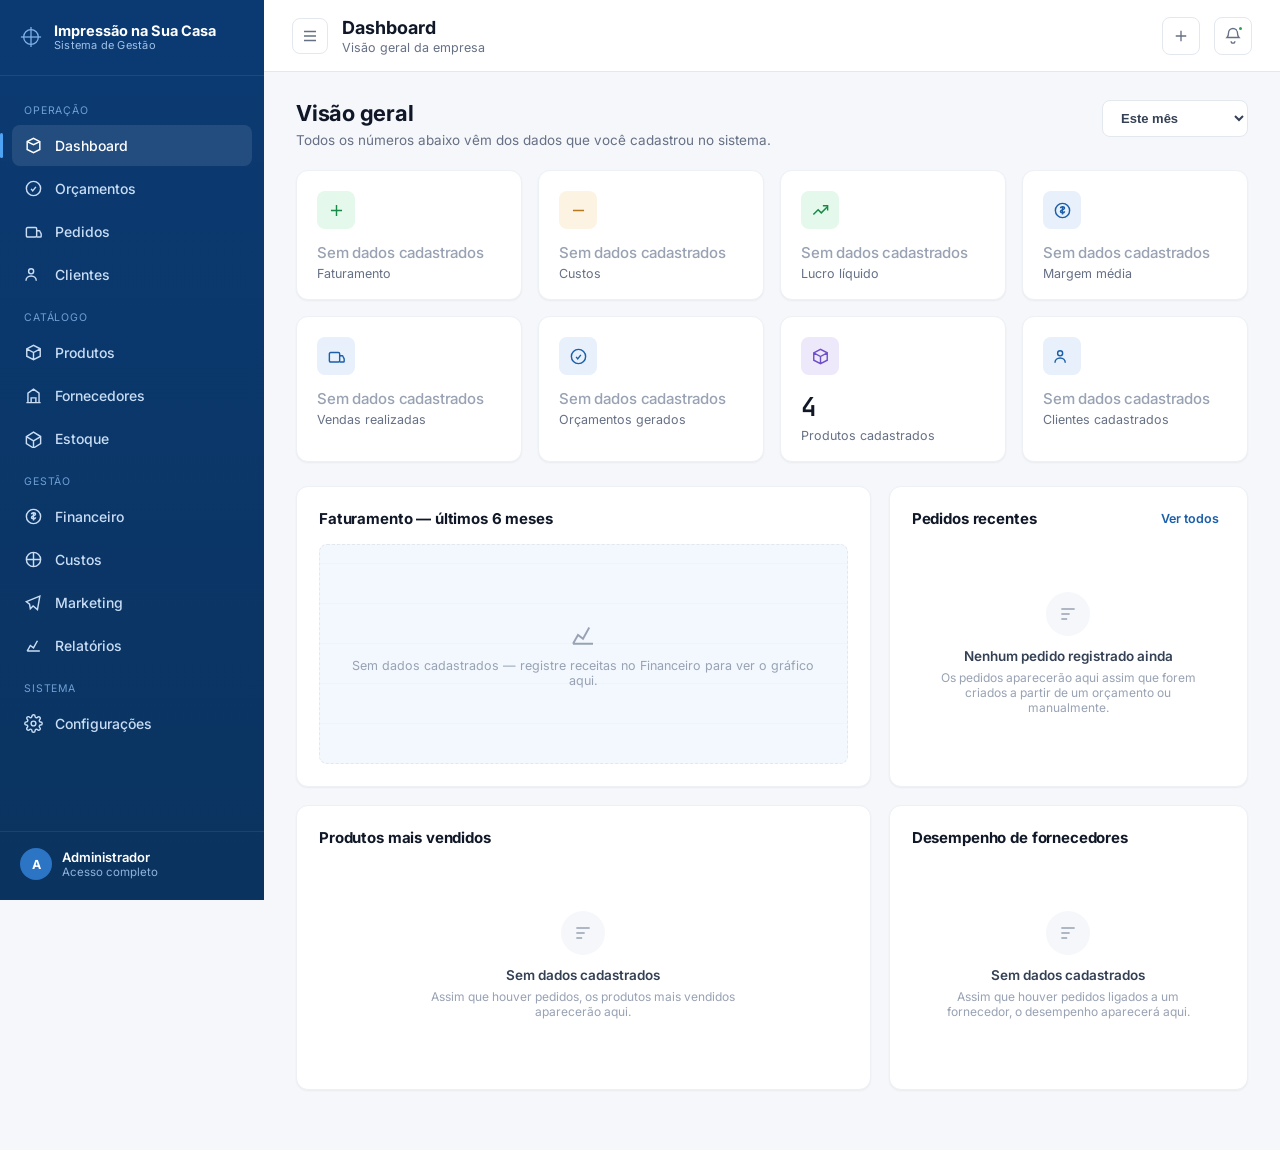
<file: index.html>
<!DOCTYPE html>
<html lang="pt-BR">
<head>
<meta charset="UTF-8">
<meta name="viewport" content="width=device-width, initial-scale=1.0">
<title>Impressão na Sua Casa — Sistema de Gestão</title>
<link rel="stylesheet" href="styles.css">
</head>
<body>

  <div id="sidebar-container"></div>

  <div class="app-shell">
    <div id="topbar-container"></div>

    <main class="content">

      <!-- ===================== DASHBOARD ===================== -->
      <section id="page-dashboard" class="page-section">
        <div class="page-header">
          <div class="page-header__text">
            <h1>Visão geral</h1>
            <p>Todos os números abaixo vêm dos dados que você cadastrou no sistema.</p>
          </div>
          <div class="page-header__actions">
            <select class="field" id="dashPeriodo" style="border:1px solid var(--color-border); border-radius:var(--radius-sm); padding:9px 14px; font-size:13px; background:var(--color-white); color:var(--color-text-700); font-weight:600;">
              <option value="mes">Este mês</option>
              <option value="30d">Últimos 30 dias</option>
              <option value="tudo">Desde o início</option>
            </select>
          </div>
        </div>

        <div class="kpi-grid" id="dashKpis"></div>

        <div class="dash-grid">
          <div class="card panel">
            <div class="panel__header">
              <h3>Faturamento — últimos 6 meses</h3>
            </div>
            <div id="dashFaturamentoChart"></div>
          </div>

          <div class="card panel">
            <div class="panel__header">
              <h3>Pedidos recentes</h3>
              <button class="link" data-nav="pedidos">Ver todos</button>
            </div>
            <div id="dashPedidosRecentes"></div>
          </div>
        </div>

        <div class="dash-grid" style="margin-top:18px;">
          <div class="card panel">
            <div class="panel__header"><h3>Produtos mais vendidos</h3></div>
            <div id="dashTopProdutos"></div>
          </div>
          <div class="card panel">
            <div class="panel__header"><h3>Desempenho de fornecedores</h3></div>
            <div id="dashFornecedores"></div>
          </div>
        </div>

        <div id="dashEstoqueAlerta"></div>
      </section>

      <!-- ===================== PRODUTOS ===================== -->
      <section id="page-produtos" class="page-section" style="display:none;">
        <div class="page-header">
          <div class="page-header__text">
            <h1>Produtos</h1>
            <p>Catálogo, materiais, fornecedores e análise de margem.</p>
          </div>
          <div class="page-header__actions">
            <button class="btn btn-primary" id="btnNovoProduto" type="button">
              <svg viewBox="0 0 24 24"><path d="M12 5v14M5 12h14"/></svg>
              Novo produto
            </button>
          </div>
        </div>

        <div class="toolbar">
          <div class="search-field">
            <svg viewBox="0 0 24 24"><circle cx="11" cy="11" r="7"/><path d="m20 20-3.2-3.2"/></svg>
            <input type="text" id="produtoSearch" placeholder="Pesquisar por produto ou material...">
          </div>
        </div>

        <div id="produtosLista" class="stack"></div>
      </section>

      <!-- ===================== FORNECEDORES ===================== -->
      <section id="page-fornecedores" class="page-section" style="display:none;">
        <div class="page-header">
          <div class="page-header__text">
            <h1>Fornecedores</h1>
            <p>Controle os fornecedores e parceiros de terceirização.</p>
          </div>
          <div class="page-header__actions">
            <button class="btn btn-primary" id="btnNovoFornecedor" type="button">
              <svg viewBox="0 0 24 24"><path d="M12 5v14M5 12h14"/></svg>
              Novo fornecedor
            </button>
          </div>
        </div>

        <div class="toolbar">
          <div class="search-field">
            <svg viewBox="0 0 24 24"><circle cx="11" cy="11" r="7"/><path d="m20 20-3.2-3.2"/></svg>
            <input type="text" id="fornecedorSearch" placeholder="Pesquisar por nome, CNPJ ou categoria...">
          </div>
        </div>

        <div class="grid-2" id="fornecedoresGrid"></div>
      </section>

      <!-- ===================== CLIENTES ===================== -->
      <section id="page-clientes" class="page-section" style="display:none;">
        <div class="page-header">
          <div class="page-header__text">
            <h1>Clientes</h1>
            <p>Base de clientes, histórico de compras e orçamentos.</p>
          </div>
          <div class="page-header__actions">
            <button class="btn btn-primary" id="btnNovoCliente" type="button">
              <svg viewBox="0 0 24 24"><path d="M12 5v14M5 12h14"/></svg>
              Novo cliente
            </button>
          </div>
        </div>

        <div class="toolbar">
          <div class="search-field">
            <svg viewBox="0 0 24 24"><circle cx="11" cy="11" r="7"/><path d="m20 20-3.2-3.2"/></svg>
            <input type="text" id="clienteSearch" placeholder="Pesquisar clientes por nome ou telefone...">
          </div>
        </div>

        <div id="clientesTabela"></div>
      </section>

      <!-- ===================== PEDIDOS ===================== -->
      <section id="page-pedidos" class="page-section" style="display:none;">
        <div class="page-header">
          <div class="page-header__text">
            <h1>Pedidos</h1>
            <p>Acompanhe o andamento de todos os pedidos da gráfica.</p>
          </div>
          <div class="page-header__actions">
            <button class="btn btn-primary" id="btnNovoPedido" type="button">
              <svg viewBox="0 0 24 24"><path d="M12 5v14M5 12h14"/></svg>
              Novo pedido
            </button>
          </div>
        </div>

        <div class="toolbar" style="flex-wrap:wrap; gap:8px;">
          <div class="toolbar__filters" id="pedidoFiltros" style="flex-wrap:wrap;">
            <span class="chip chip--active" data-status="todos">Todos</span>
            <span class="chip" data-status="orcamento_criado">Orçamento criado</span>
            <span class="chip" data-status="aguardando_aprovacao">Aguardando aprovação</span>
            <span class="chip" data-status="pedido_confirmado">Confirmado</span>
            <span class="chip" data-status="em_producao">Em produção</span>
            <span class="chip" data-status="producao_finalizada">Produção finalizada</span>
            <span class="chip" data-status="saiu_para_entrega">Saiu p/ entrega</span>
            <span class="chip" data-status="entregue">Entregue</span>
            <span class="chip" data-status="cancelado">Cancelado</span>
          </div>
        </div>

        <div id="pedidosLista"></div>
      </section>

      <!-- ===================== FINANCEIRO ===================== -->
      <section id="page-financeiro" class="page-section" style="display:none;">
        <div class="page-header">
          <div class="page-header__text">
            <h1>Financeiro</h1>
            <p>Receitas, despesas e fluxo de caixa da empresa.</p>
          </div>
          <div class="page-header__actions">
            <button class="btn btn-secondary" id="btnNovaDespesa" type="button">
              <svg viewBox="0 0 24 24"><path d="M5 12h14"/></svg>
              Nova despesa
            </button>
            <button class="btn btn-primary" id="btnNovaReceita" type="button">
              <svg viewBox="0 0 24 24"><path d="M12 5v14M5 12h14"/></svg>
              Nova receita
            </button>
          </div>
        </div>

        <div class="kpi-grid" id="finKpis"></div>

        <div class="dash-grid">
          <div class="card panel">
            <div class="panel__header"><h3>Fluxo de caixa mensal</h3></div>
            <div id="finFluxoChart"></div>
          </div>
          <div class="card panel">
            <div class="panel__header"><h3>Despesas por categoria</h3></div>
            <div id="finDespesasDonut"></div>
          </div>
        </div>

        <div class="card panel" style="margin-top:18px;">
          <div class="panel__header">
            <h3>Lançamentos</h3>
            <div class="toolbar__filters" id="finFiltros">
              <span class="chip chip--active" data-tipo="todos">Todos</span>
              <span class="chip" data-tipo="receita">Receitas</span>
              <span class="chip" data-tipo="despesa">Despesas</span>
            </div>
          </div>
          <div id="financeiroTabela"></div>
        </div>
      </section>

      <!-- ===================== CUSTOS ===================== -->
      <section id="page-custos" class="page-section" style="display:none;">
        <div class="page-header">
          <div class="page-header__text">
            <h1>Custos</h1>
            <p>Camada administrativa de custos reais da operação — não altera a guia Produtos, apenas se conecta a ela.</p>
          </div>
        </div>

        <div class="tab-row" id="custosTabRow">
          <button class="tab-btn active" data-custos-tab="fornecedores" type="button">Custos de Fornecedores</button>
          <button class="tab-btn" data-custos-tab="logistica" type="button">Custos de Logística</button>
          <button class="tab-btn" data-custos-tab="marketing" type="button">Marketing</button>
        </div>

        <!-- Sub-aba: Custos de Fornecedores -->
        <div id="custosTabFornecedores">
          <div class="toolbar">
            <p class="text-muted" style="max-width:520px;">Registre o valor efetivamente pago ao fornecedor por produto/material, com histórico de alteração de preço.</p>
            <button class="btn btn-primary" id="btnNovoCustoFornecedor" type="button">
              <svg viewBox="0 0 24 24"><path d="M12 5v14M5 12h14"/></svg>
              Novo registro de custo
            </button>
          </div>
          <div id="custosFornecedoresTabela"></div>
        </div>

        <!-- Sub-aba: Custos de Logística -->
        <div id="custosTabLogistica" style="display:none;">
          <div class="grid-2">
            <div class="card card-pad">
              <div style="display:flex; justify-content:space-between; align-items:center;">
                <h4 style="font-size:14px;">Custo médio por KM</h4>
                <button class="btn btn-secondary btn-sm" id="btnEditarCustoKm" type="button">Editar</button>
              </div>
              <div class="mono" id="custoKmValor" style="font-size:24px; font-weight:700; margin-top:10px; color:var(--color-text-900);"></div>
              <div class="text-muted" style="margin-top:4px;">Usado para calcular o custo de deslocamento até cada fornecedor.</div>
            </div>
            <div class="card card-pad">
              <h4 style="font-size:14px;">Como funciona</h4>
              <p class="text-muted" style="margin-top:8px; line-height:1.6;">Distância até o fornecedor × custo por KM = custo logístico. Esse valor aparece automaticamente na análise interna do Orçamento PDV, somado ao custo do fornecedor.</p>
            </div>
          </div>

          <div class="toolbar" style="margin-top:18px;">
            <h3 style="font-size:15px;">Rotas de deslocamento cadastradas</h3>
            <button class="btn btn-primary" id="btnNovaRotaLogistica" type="button">
              <svg viewBox="0 0 24 24"><path d="M12 5v14M5 12h14"/></svg>
              Nova rota
            </button>
          </div>
          <div id="custosLogisticaTabela"></div>
        </div>

        <!-- Sub-aba: Marketing (reflete os dados da guia Marketing — sem cadastro duplicado) -->
        <div id="custosTabMarketing" style="display:none;">
          <p class="text-muted" style="max-width:560px; margin-bottom:14px;">Consolidado do que já foi lançado na guia <strong>Marketing</strong> — investimento em campanhas e custos de divulgação. O cadastro é feito lá; aqui é só a leitura integrada.</p>
          <div class="kpi-grid" id="custosMktKpis"></div>
          <div class="card panel" style="margin-top:18px;">
            <div class="panel__header"><h3>Investimento por plataforma</h3></div>
            <div id="custosMktPlataformasTabela"></div>
          </div>
          <div class="card panel" style="margin-top:18px;">
            <div class="panel__header">
              <h3>Custos de marketing (designer, artes, ferramentas...)</h3>
              <button class="link-btn" id="btnIrParaMarketing" type="button">Gerenciar em Marketing →</button>
            </div>
            <div id="custosMktCustosTabela"></div>
          </div>
        </div>
      </section>

      <!-- ===================== ESTOQUE (mantido) ===================== -->
      <section id="page-estoque" class="page-section" style="display:none;">
        <div class="page-header">
          <div class="page-header__text">
            <h1>Estoque</h1>
            <p>Controle de materiais e produtos prontos que ficam fisicamente com você (mesmo trabalhando com terceirização).</p>
          </div>
          <div class="page-header__actions">
            <button class="btn btn-primary" id="btnNovoEstoque" type="button">
              <svg viewBox="0 0 24 24"><path d="M12 5v14M5 12h14"/></svg>
              Novo item de estoque
            </button>
          </div>
        </div>

        <div id="estoqueAlertaTop"></div>

        <div class="toolbar">
          <div class="search-field">
            <svg viewBox="0 0 24 24"><circle cx="11" cy="11" r="7"/><path d="m20 20-3.2-3.2"/></svg>
            <input type="text" id="estoqueSearch" placeholder="Pesquisar item de estoque...">
          </div>
        </div>

        <div id="estoqueTabela"></div>
      </section>

      <!-- ===================== MARKETING ===================== -->
      <section id="page-marketing" class="page-section" style="display:none;">
        <div class="page-header">
          <div class="page-header__text">
            <h1>Marketing</h1>
            <p>Fechamento diário das campanhas por plataforma e custos de divulgação.</p>
          </div>
          <div class="page-header__actions">
            <button class="btn btn-secondary" id="btnNovoCustoMkt" type="button">
              <svg viewBox="0 0 24 24"><path d="M12 5v14M5 12h14"/></svg>
              Novo custo de marketing
            </button>
            <button class="btn btn-secondary" id="btnNovaPlataforma" type="button">
              <svg viewBox="0 0 24 24"><path d="M12 5v14M5 12h14"/></svg>
              Adicionar plataforma
            </button>
            <button class="btn btn-primary" id="btnRegistrarDiaMkt" type="button">
              <svg viewBox="0 0 24 24"><path d="M12 5v14M5 12h14"/></svg>
              Registrar dia
            </button>
          </div>
        </div>

        <div class="tab-row" id="mktPlataformaTabs"></div>

        <div class="kpi-grid" id="mktKpis"></div>

        <div class="card panel">
          <div class="panel__header"><h3 id="mktTabelaTitulo">Fechamento diário</h3></div>
          <div id="mktTabela"></div>
        </div>

        <div class="card panel" style="margin-top:18px;">
          <div class="panel__header"><h3>Custos de Marketing</h3></div>
          <p class="text-muted" style="margin-bottom:10px;">Designer, artes, ferramentas, assinaturas e outros custos de divulgação — mensais ou pontuais.</p>
          <div id="mktCustosTabela"></div>
        </div>
      </section>

      <!-- ===================== RELATÓRIOS ===================== -->
      <section id="page-relatorios" class="page-section" style="display:none;">
        <div class="page-header">
          <div class="page-header__text">
            <h1>Relatórios</h1>
            <p>Análises consolidadas a partir dos dados cadastrados.</p>
          </div>
        </div>

        <div class="card panel" style="margin-bottom:18px;">
          <div class="panel__header"><h3>Filtros</h3></div>
          <div class="grid-3">
            <div class="field">
              <label>Período</label>
              <select id="relPeriodo">
                <option value="30">Últimos 30 dias</option>
                <option value="90">Últimos 90 dias</option>
                <option value="365">Últimos 12 meses</option>
                <option value="tudo">Desde o início</option>
              </select>
            </div>
          </div>
        </div>

        <div class="grid-2">
          <div class="card panel">
            <div class="panel__header"><h3>Vendas por período</h3></div>
            <div id="relVendasChart"></div>
          </div>
          <div class="card panel">
            <div class="panel__header"><h3>Produtos mais vendidos</h3></div>
            <div id="relProdutosChart"></div>
          </div>
          <div class="card panel">
            <div class="panel__header"><h3>Margem de lucro por produto</h3></div>
            <div id="relMargemChart"></div>
          </div>
          <div class="card panel">
            <div class="panel__header"><h3>Desempenho por fornecedor</h3></div>
            <div id="relFornecedorChart"></div>
          </div>
        </div>
      </section>

      <!-- ===================== CONFIGURAÇÕES ===================== -->
      <section id="page-configuracoes" class="page-section" style="display:none;">
        <div class="page-header">
          <div class="page-header__text">
            <h1>Configurações</h1>
            <p>Preferências do sistema e dados da empresa.</p>
          </div>
        </div>

        <div class="stack">
          <div class="card card-pad">
            <h4 style="font-size:14px; margin-bottom:14px;">Aparência</h4>
            <div class="theme-switch" id="themeSwitch">
              <button class="theme-opt" id="themeOptClaro" type="button">
                <svg viewBox="0 0 24 24"><circle cx="12" cy="12" r="4.5"/><path d="M12 2v2.5M12 19.5V22M4.2 4.2l1.8 1.8M18 18l1.8 1.8M2 12h2.5M19.5 12H22M4.2 19.8 6 18M18 6l1.8-1.8"/></svg>
                <span>Modo claro</span>
              </button>
              <button class="theme-opt" id="themeOptEscuro" type="button">
                <svg viewBox="0 0 24 24"><path d="M20 14.5A8.5 8.5 0 1 1 9.5 4a7 7 0 0 0 10.5 10.5Z"/></svg>
                <span>Modo escuro</span>
              </button>
            </div>
          </div>

          <div class="card">
            <div class="settings-row">
              <div class="settings-row__text">
                <h4>Dados da empresa</h4>
                <p id="empresaResumo">Nome, CNPJ e informações de contato.</p>
              </div>
              <button class="btn btn-secondary" id="btnEditarEmpresa" type="button">Editar</button>
            </div>
          </div>

          <div class="card">
            <div class="settings-row">
              <div class="settings-row__text">
                <h4>Notificações por e-mail</h4>
                <p>Receber avisos sobre novos pedidos e pagamentos.</p>
              </div>
              <button class="toggle" id="toggleNotifEmail" type="button"></button>
            </div>
          </div>

          <div class="card">
            <div class="settings-row">
              <div class="settings-row__text">
                <h4>Notificações por WhatsApp</h4>
                <p>Receber avisos importantes diretamente no WhatsApp.</p>
              </div>
              <button class="toggle" id="toggleNotifWhatsapp" type="button"></button>
            </div>
          </div>

          <div class="card">
            <div class="settings-row">
              <div class="settings-row__text">
                <h4>Margem de referência padrão</h4>
                <p>Usada para classificar orçamentos como "margem boa", "baixa" etc.</p>
              </div>
              <button class="btn btn-secondary" id="btnEditarMargens" type="button">Editar</button>
            </div>
          </div>

          <div class="card">
            <div class="settings-row">
              <div class="settings-row__text">
                <h4>Exportar / importar dados</h4>
                <p>Faça backup de todos os dados cadastrados ou restaure um backup.</p>
              </div>
              <div style="display:flex; gap:10px;">
                <button class="btn btn-secondary" id="btnExportarDados" type="button">Exportar</button>
                <button class="btn btn-secondary" id="btnImportarDados" type="button">Importar</button>
                <input type="file" id="inputImportarDados" accept="application/json" style="display:none;">
              </div>
            </div>
          </div>

          <div class="card">
            <div class="settings-row">
              <div class="settings-row__text">
                <h4>Usuários e permissões</h4>
                <p>Gerenciar quem tem acesso ao sistema (em breve).</p>
              </div>
              <button class="btn btn-secondary" type="button" disabled>Em breve</button>
            </div>
          </div>

          <div class="card">
            <div class="settings-row">
              <div class="settings-row__text">
                <h4>Zona de risco</h4>
                <p>Apagar todos os dados cadastrados (pedidos, clientes, financeiro). Produtos e fornecedores padrão são restaurados.</p>
              </div>
              <button class="btn btn-danger" id="btnResetDados" type="button">Apagar tudo</button>
            </div>
          </div>
        </div>
      </section>

    </main>
  </div>

  <div id="toast-host" class="toast-host"></div>

</body>
<script src="core.js"></script>
<script>
/* ==========================================================================
   Este arquivo usa core.js para toda a camada de dados e regras
   compartilhadas (Store, seed, formatação, cálculo de custo/margem, Toast,
   modal, tabelas). Só o que é exclusivo do shell do sistema (sidebar,
   topbar, páginas, gráficos) continua aqui.
   ========================================================================== */

/* ==========================================================================
   SHELL DA APLICAÇÃO — sidebar, topbar, modal, toast, tabelas, gráficos
   ========================================================================== */

const NAV_SECTIONS = [
  {
    label: "Operação",
    items: [
      { id: "dashboard",   label: "Dashboard",   icon: `<path d="M20 7 12 3 4 7v10l8 4 8-4Z"/><path d="M4 7l8 4 8-4"/>` },
      { id: "orcamentos",  label: "Orçamentos",  icon: `<path d="M9 12.5 11 15l4-5"/><circle cx="12" cy="12" r="9"/>` },
      { id: "pedidos",     label: "Pedidos",     icon: `<rect x="3" y="7" width="13" height="12" rx="1.5"/><path d="M16 11h3.2a1 1 0 0 1 .9.6l1.6 3.4v3a1 1 0 0 1-1 1H16"/>` },
      { id: "clientes",    label: "Clientes",    icon: `<circle cx="9" cy="8" r="3.2"/><path d="M2.5 20c0-3.6 2.9-6.2 6.5-6.2s6.5 2.6 6.5 6.2"/>` }
    ]
  },
  {
    label: "Catálogo",
    items: [
      { id: "produtos",     label: "Produtos",     icon: `<path d="M20.5 7.3 12 12l-8.5-4.7M12 12v9M3.5 7.3 12 3l8.5 4.3v9.4L12 21l-8.5-4.3Z"/>` },
      { id: "fornecedores", label: "Fornecedores", icon: `<path d="M3 21h18M5 21V9l7-5 7 5v12M9 21v-6h6v6"/>` },
      { id: "estoque",      label: "Estoque",      icon: `<path d="M3 9.5 12 4l9 5.5v9L12 24l-9-5.5Z"/><path d="M3 9.5 12 15l9-5.5M12 15v9"/>` }
    ]
  },
  {
    label: "Gestão",
    items: [
      { id: "financeiro", label: "Financeiro", icon: `<circle cx="12" cy="12" r="9"/><path d="M12 7v10M9.5 9.3c0-1.3 1.1-2 2.5-2s2.5.7 2.5 1.8c0 2.6-5 1.4-5 4 0 1.1 1.1 1.9 2.5 1.9s2.5-.7 2.5-2"/>` },
      { id: "custos",     label: "Custos",     icon: `<path d="M3 12h18M3 12a9 9 0 0 0 9 9m-9-9a9 9 0 0 1 9-9m0 18a9 9 0 0 0 9-9m-9 9V3m0 0a9 9 0 0 1 9 9"/>` },
      { id: "marketing",  label: "Marketing",  icon: `<path d="M3 11 20 4l-3 17-5.5-4.5L8 20l-1-6-4-3Z"/>` },
      { id: "relatorios", label: "Relatórios", icon: `<path d="M4 19h16M4 19l4-7 4 3 5-9"/>` }
    ]
  },
  {
    label: "Sistema",
    items: [
      { id: "configuracoes", label: "Configurações", icon: `<circle cx="12" cy="12" r="3"/><path d="M19.4 15a1.7 1.7 0 0 0 .3 1.9l.1.1a2 2 0 1 1-2.8 2.8l-.1-.1a1.7 1.7 0 0 0-1.9-.3 1.7 1.7 0 0 0-1 1.5V21a2 2 0 1 1-4 0v-.1a1.7 1.7 0 0 0-1-1.6 1.7 1.7 0 0 0-1.9.3l-.1.1a2 2 0 1 1-2.8-2.8l.1-.1a1.7 1.7 0 0 0 .3-1.9 1.7 1.7 0 0 0-1.5-1H3a2 2 0 1 1 0-4h.1a1.7 1.7 0 0 0 1.6-1 1.7 1.7 0 0 0-.3-1.9l-.1-.1a2 2 0 1 1 2.8-2.8l.1.1a1.7 1.7 0 0 0 1.9.3H9a1.7 1.7 0 0 0 1-1.5V3a2 2 0 1 1 4 0v.1a1.7 1.7 0 0 0 1 1.5 1.7 1.7 0 0 0 1.9-.3l.1-.1a2 2 0 1 1 2.8 2.8l-.1.1a1.7 1.7 0 0 0-.3 1.9V9a1.7 1.7 0 0 0 1.5 1H21a2 2 0 1 1 0 4h-.1a1.7 1.7 0 0 0-1.5 1Z"/>` }
    ]
  }
];

const PAGE_META = {
  dashboard:      { title: "Dashboard",      crumb: "Visão geral da empresa" },
  produtos:       { title: "Produtos",       crumb: "Catálogo, custos e margem de lucro" },
  fornecedores:   { title: "Fornecedores",   crumb: "Parceiros e fornecedores de insumos" },
  clientes:       { title: "Clientes",       crumb: "Base de clientes da empresa" },
  pedidos:        { title: "Pedidos",        crumb: "Acompanhamento de pedidos" },
  financeiro:     { title: "Financeiro",     crumb: "Receitas, despesas e fluxo de caixa" },
  custos:         { title: "Custos",         crumb: "Custos reais de fornecedores e logística" },
  estoque:        { title: "Estoque",        crumb: "Materiais e produtos disponíveis" },
  marketing:      { title: "Marketing",      crumb: "Aquisição de clientes por canal" },
  relatorios:     { title: "Relatórios",     crumb: "Análises e relatórios da empresa" },
  configuracoes:  { title: "Configurações",  crumb: "Preferências do sistema" }
};

function regMarkSVG(extraClass) {
  return `<svg class="reg-mark ${extraClass || ""}" viewBox="0 0 24 24"><circle cx="12" cy="12" r="8"/><line x1="12" y1="1" x2="12" y2="23"/><line x1="1" y1="12" x2="23" y2="12"/></svg>`;
}

function renderSidebar(activePage) {
  const container = document.getElementById("sidebar-container");
  const pedidosPendentes = Store.get().orders.filter(o => o.status === "aguardando_pagamento").length;
  const estoqueBaixo = Store.get().stock.filter(s => s.estoqueMinimo != null && s.quantidade <= s.estoqueMinimo).length;

  const sections = NAV_SECTIONS.map(sec => `
    <div class="sidebar__section-label">${sec.label}</div>
    ${sec.items.map(item => {
      let badge = "";
      if (item.id === "pedidos" && pedidosPendentes > 0) badge = `<span class="nav-item__badge">${pedidosPendentes}</span>`;
      if (item.id === "estoque" && estoqueBaixo > 0) badge = `<span class="nav-item__badge">${estoqueBaixo}</span>`;
      return `
        <button class="nav-item ${item.id === activePage ? "active" : ""}" data-nav="${item.id}" type="button">
          <svg viewBox="0 0 24 24">${item.icon}</svg>
          <span class="nav-item__label">${item.label}</span>
          ${badge}
        </button>`;
    }).join("")}
  `).join("");

  container.innerHTML = `
    <aside class="sidebar">
      <div class="sidebar__brand">
        ${regMarkSVG()}
        <div class="sidebar__brand-text">
          <span class="sidebar__brand-name">Impressão na Sua Casa</span>
          <span class="sidebar__brand-sub">Sistema de Gestão</span>
        </div>
      </div>
      <nav class="sidebar__nav">${sections}</nav>
      <div class="sidebar__foot">
        <div class="sidebar__foot-avatar">A</div>
        <div class="sidebar__foot-text">
          <div class="sidebar__foot-name">Administrador</div>
          <div class="sidebar__foot-role">Acesso completo</div>
        </div>
      </div>
    </aside>
  `;

  container.querySelectorAll("[data-nav]").forEach(btn => {
    btn.addEventListener("click", () => {
      const navId = btn.getAttribute("data-nav");
      if (navId === "orcamentos") { window.location.href = "orcamento.html"; return; }
      showPage(navId);
    });
  });
}

function renderTopbar(title, crumb) {
  const container = document.getElementById("topbar-container");
  container.innerHTML = `
    <header class="topbar">
      <div class="topbar__left">
        <button class="topbar__toggle" id="sidebarToggle" title="Recolher menu" type="button">
          <svg viewBox="0 0 24 24"><path d="M4 6h16M4 12h16M4 18h16"/></svg>
        </button>
        <div class="topbar__titles">
          <div class="topbar__title">${title}</div>
          <div class="topbar__crumb">${crumb}</div>
        </div>
      </div>
      <div class="topbar__right">
        <button class="topbar__icon-btn" id="btnQuickBudget" title="Novo orçamento" type="button">
          <svg viewBox="0 0 24 24"><path d="M12 5v14M5 12h14"/></svg>
        </button>
        <button class="topbar__icon-btn" title="Notificações" type="button">
          <svg viewBox="0 0 24 24"><path d="M6 8a6 6 0 0 1 12 0c0 4 1.5 5.5 2 6H4c.5-.5 2-2 2-6Z"/><path d="M9.5 19a2.5 2.5 0 0 0 5 0"/></svg>
          <span class="dot"></span>
        </button>
      </div>
    </header>
  `;
  document.getElementById("sidebarToggle").addEventListener("click", () => {
    document.body.classList.toggle("sidebar-collapsed");
  });
  document.getElementById("btnQuickBudget").addEventListener("click", () => { window.location.href = "orcamento.html"; });
}

/* ---------- Gráficos inline em SVG (sem bibliotecas externas) ---------- */
function barChartSVG(data, opts) {
  opts = opts || {};
  const w = 640, h = 220, padL = 46, padB = 28, padT = 14, padR = 10;
  const innerW = w - padL - padR, innerH = h - padT - padB;
  const max = Math.max(1, ...data.map(d => d.valor));
  const barW = innerW / data.length;
  const bars = data.map((d, i) => {
    const barH = max > 0 ? (d.valor / max) * innerH : 0;
    const x = padL + i * barW + barW * 0.18;
    const y = padT + innerH - barH;
    const bw = barW * 0.64;
    const color = opts.color || "var(--color-brand-600)";
    return `
      <rect class="bar" x="${x.toFixed(1)}" y="${y.toFixed(1)}" width="${bw.toFixed(1)}" height="${Math.max(barH,1).toFixed(1)}" rx="4" fill="${color}"></rect>
      <text x="${(x + bw / 2).toFixed(1)}" y="${h - 8}" font-size="10.5" text-anchor="middle">${escapeHtml(d.label)}</text>
      ${d.valor > 0 ? `<text x="${(x + bw / 2).toFixed(1)}" y="${(y - 6).toFixed(1)}" font-size="10.5" text-anchor="middle" fill="var(--color-text-700)">${opts.formatValue ? opts.formatValue(d.valor) : d.valor}</text>` : ""}
    `;
  }).join("");
  return `<svg class="bar-chart" viewBox="0 0 ${w} ${h}" preserveAspectRatio="xMidYMid meet">${bars}</svg>`;
}

function donutChartSVG(data, opts) {
  opts = opts || {};
  const total = data.reduce((s, d) => s + d.valor, 0);
  const size = 180, r = 70, cx = size / 2, cy = size / 2, strokeW = 26;
  const colors = opts.colors || ["#1B5FAA", "#1FA855", "#B7791F", "#C0392B", "#6E4FC9", "#2C74C4"];
  if (total <= 0) {
    return `<div class="chart-placeholder" style="height:180px;"><span>Sem dados cadastrados</span></div>`;
  }
  let acc = 0;
  const circumference = 2 * Math.PI * r;
  const segments = data.map((d, i) => {
    const frac = d.valor / total;
    const dash = frac * circumference;
    const gap = circumference - dash;
    const rotate = (acc / total) * 360;
    acc += d.valor;
    return `<circle cx="${cx}" cy="${cy}" r="${r}" fill="none" stroke="${colors[i % colors.length]}" stroke-width="${strokeW}" stroke-dasharray="${dash.toFixed(1)} ${gap.toFixed(1)}" transform="rotate(${rotate.toFixed(1)} ${cx} ${cy})"></circle>`;
  }).join("");
  const legend = data.map((d, i) => `
    <div class="donut-legend__item">
      <span class="donut-legend__dot" style="background:${colors[i % colors.length]};"></span>
      <span>${escapeHtml(d.label)}</span>
      <span class="donut-legend__value">${opts.formatValue ? opts.formatValue(d.valor) : d.valor}</span>
    </div>
  `).join("");
  return `
    <div style="display:flex; gap:20px; align-items:center; flex-wrap:wrap;">
      <svg viewBox="0 0 ${size} ${size}" style="width:150px; height:150px; flex-shrink:0; transform:rotate(-90deg);">${segments}</svg>
      <div class="donut-legend" style="margin-top:0; flex:1; min-width:160px;">${legend}</div>
    </div>
  `;
}
/* ==========================================================================
   DASHBOARD
   ========================================================================== */

function filterByPeriodo(dateStr, periodo) {
  if (periodo === "mes") return isCurrentMonth(dateStr);
  if (periodo === "30d") return withinPeriod(dateStr, 30);
  return true; // 'tudo'
}

function computeDashboardData(periodo) {
  const db = Store.get();
  const receitas = db.finance.filter(f => f.tipo === "receita" && filterByPeriodo(f.data, periodo));
  const despesas = db.finance.filter(f => f.tipo === "despesa" && filterByPeriodo(f.data, periodo));
  const faturamento = receitas.reduce((s, f) => s + f.valor, 0);
  const custos = despesas.reduce((s, f) => s + f.valor, 0);
  const lucro = faturamento - custos;
  const margemPct = faturamento > 0 ? (lucro / faturamento) * 100 : null;

  const vendasRealizadas = db.orders.filter(o => (o.status === "concluido" || o.statusOp === "entregue") && o.dataConclusao && filterByPeriodo(o.dataConclusao, periodo)).length;
  const orcamentosGerados = db.budgets.filter(b => filterByPeriodo(b.createdAt, periodo)).length;

  return { faturamento, custos, lucro, margemPct, vendasRealizadas, orcamentosGerados };
}

function kpiCard({ label, value, icon, tone, isEmpty }) {
  return `
    <div class="card kpi-card">
      <div class="kpi-card__top">
        <div class="kpi-card__icon ${tone ? "tone-" + tone : ""}"><svg viewBox="0 0 24 24">${icon}</svg></div>
      </div>
      <div class="kpi-card__value ${isEmpty ? "muted" : ""}">${value}</div>
      <div class="kpi-card__label">${label}</div>
    </div>
  `;
}

function renderDashboard() {
  const db = Store.get();
  const periodoSel = document.getElementById("dashPeriodo");
  const periodo = periodoSel ? periodoSel.value : "mes";
  const d = computeDashboardData(periodo);

  const hasFinance = db.finance.length > 0;
  const hasOrders = db.orders.length > 0;
  const hasBudgets = db.budgets.length > 0;

  const kpis = [
    kpiCard({ label: "Faturamento", value: hasFinance ? formatBRL(d.faturamento) : "Sem dados cadastrados", isEmpty: !hasFinance, tone: "green",
      icon: `<path d="M12 5v14M5 12h14"/>` }),
    kpiCard({ label: "Custos", value: hasFinance ? formatBRL(d.custos) : "Sem dados cadastrados", isEmpty: !hasFinance, tone: "amber",
      icon: `<path d="M5 12h14"/>` }),
    kpiCard({ label: "Lucro líquido", value: hasFinance ? formatBRL(d.lucro) : "Sem dados cadastrados", isEmpty: !hasFinance, tone: "green",
      icon: `<path d="M3 17 9 11l4 4 8-8"/><path d="M15 6h6v6"/>` }),
    kpiCard({ label: "Margem média", value: d.margemPct !== null ? d.margemPct.toFixed(1) + "%" : "Sem dados cadastrados", isEmpty: d.margemPct === null,
      icon: `<circle cx="12" cy="12" r="9"/><path d="M12 7v10M9.5 9.3c0-1.3 1.1-2 2.5-2s2.5.7 2.5 1.8c0 2.6-5 1.4-5 4 0 1.1 1.1 1.9 2.5 1.9s2.5-.7 2.5-2"/>` }),
    kpiCard({ label: "Vendas realizadas", value: hasOrders ? formatNum(d.vendasRealizadas) : "Sem dados cadastrados", isEmpty: !hasOrders,
      icon: `<rect x="3" y="7" width="13" height="12" rx="1.5"/><path d="M16 11h3.2a1 1 0 0 1 .9.6l1.6 3.4v3a1 1 0 0 1-1 1H16"/>` }),
    kpiCard({ label: "Orçamentos gerados", value: hasBudgets ? formatNum(d.orcamentosGerados) : "Sem dados cadastrados", isEmpty: !hasBudgets,
      icon: `<path d="M9 12.5 11 15l4-5"/><circle cx="12" cy="12" r="9"/>` }),
    kpiCard({ label: "Produtos cadastrados", value: formatNum(db.products.length), tone: "purple",
      icon: `<path d="M20.5 7.3 12 12l-8.5-4.7M12 12v9M3.5 7.3 12 3l8.5 4.3v9.4L12 21l-8.5-4.3Z"/>` }),
    kpiCard({ label: "Clientes cadastrados", value: db.clients.length ? formatNum(db.clients.length) : "Sem dados cadastrados", isEmpty: !db.clients.length,
      icon: `<circle cx="9" cy="8" r="3.2"/><path d="M2.5 20c0-3.6 2.9-6.2 6.5-6.2s6.5 2.6 6.5 6.2"/>` })
  ];
  document.getElementById("dashKpis").innerHTML = kpis.join("");

  // Faturamento últimos 6 meses
  const series = lastNMonthsSeries(6);
  db.finance.filter(f => f.tipo === "receita").forEach(f => {
    const item = series.find(s => s.ym === monthKey(f.data));
    if (item) item.valor += f.valor;
  });
  const hasAnyFaturamento = series.some(s => s.valor > 0);
  document.getElementById("dashFaturamentoChart").innerHTML = hasAnyFaturamento
    ? barChartSVG(series.map(s => ({ label: s.label, valor: s.valor })), { color: "var(--color-brand-600)", formatValue: v => "R$ " + Math.round(v / (v >= 1000 ? 1000 : 1)) + (v >= 1000 ? "k" : "") })
    : `<div class="chart-placeholder"><svg viewBox="0 0 24 24"><path d="M4 19h16M4 19l4-7 4 3 5-9"/></svg><span>Sem dados cadastrados — registre receitas no Financeiro para ver o gráfico aqui.</span></div>`;

  // Pedidos recentes
  const recentes = [...db.orders].sort((a, b) => (b.createdAt || "").localeCompare(a.createdAt || "")).slice(0, 5);
  document.getElementById("dashPedidosRecentes").innerHTML = recentes.length
    ? `<div class="simple-list">${recentes.map(o => {
        const cliente = getClientById(o.clienteId);
        const nome = cliente ? cliente.nome : (o.clienteNomeLivre || "Cliente avulso");
        const iniciais = nome.split(" ").filter(Boolean).slice(0, 2).map(w => w[0].toUpperCase()).join("");
        const currentOpStatus = o.statusOp || o.status;
        const stOpMeta = PEDIDO_STATUS_OP[currentOpStatus] || PEDIDO_STATUS_META_LEGADO[currentOpStatus] || { label: currentOpStatus || "—", tone: "gray" };
        const st = { t: stOpMeta.tone, l: stOpMeta.label };
        return `
          <div class="simple-list__item">
            <div class="simple-list__avatar">${iniciais || "?"}</div>
            <div class="simple-list__body">
              <div class="simple-list__title">${escapeHtml(nome)}</div>
              <div class="simple-list__meta">${escapeHtml(o.produtoNome || "")} · ${formatDateBR(o.createdAt)}</div>
            </div>
            <span class="badge tone-${st.t}">${st.l}</span>
          </div>`;
      }).join("")}</div>`
    : emptyStateHtml("Nenhum pedido registrado ainda", "Os pedidos aparecerão aqui assim que forem criados a partir de um orçamento ou manualmente.");

  // Produtos mais vendidos
  const porProduto = {};
  db.orders.forEach(o => {
    const itens = (o.itens && o.itens.length) ? o.itens : (o.produtoNome ? [{ produtoNome: o.produtoNome, venda: o.valor }] : []);
    itens.forEach(item => {
      if (!item.produtoNome) return;
      porProduto[item.produtoNome] = porProduto[item.produtoNome] || { qtd: 0, valor: 0 };
      porProduto[item.produtoNome].qtd += 1;
      porProduto[item.produtoNome].valor += (item.venda || 0);
    });
  });
  const topProdutos = Object.entries(porProduto).sort((a, b) => b[1].valor - a[1].valor).slice(0, 5);
  document.getElementById("dashTopProdutos").innerHTML = topProdutos.length
    ? `<div class="simple-list">${topProdutos.map(([nome, v]) => `
        <div class="simple-list__item">
          <div class="simple-list__body">
            <div class="simple-list__title">${escapeHtml(nome)}</div>
            <div class="simple-list__meta">${v.qtd} pedido${v.qtd > 1 ? "s" : ""}</div>
          </div>
          <div class="simple-list__value">${formatBRL(v.valor)}</div>
        </div>`).join("")}</div>`
    : emptyStateHtml("Sem dados cadastrados", "Assim que houver pedidos, os produtos mais vendidos aparecerão aqui.");

  // Desempenho de fornecedores
  const porFornecedor = {};
  db.orders.forEach(o => {
    const itens = (o.itens && o.itens.length) ? o.itens : (o.fornecedorId ? [{ fornecedorId: o.fornecedorId, custo: o.custo }] : []);
    itens.forEach(item => {
      if (!item.fornecedorId) return;
      porFornecedor[item.fornecedorId] = porFornecedor[item.fornecedorId] || { qtd: 0, custo: 0 };
      porFornecedor[item.fornecedorId].qtd += 1;
      porFornecedor[item.fornecedorId].custo += (item.custo || 0);
    });
  });
  const topFornecedores = Object.entries(porFornecedor).sort((a, b) => b[1].custo - a[1].custo).slice(0, 5);
  document.getElementById("dashFornecedores").innerHTML = topFornecedores.length
    ? `<div class="simple-list">${topFornecedores.map(([fid, v]) => {
        const f = getSupplierById(fid);
        return `
        <div class="simple-list__item">
          <div class="simple-list__body">
            <div class="simple-list__title">${escapeHtml(f ? f.nome : "Fornecedor removido")}</div>
            <div class="simple-list__meta">${v.qtd} pedido${v.qtd > 1 ? "s" : ""}</div>
          </div>
          <div class="simple-list__value">${formatBRL(v.custo)}</div>
        </div>`;
      }).join("")}</div>`
    : emptyStateHtml("Sem dados cadastrados", "Assim que houver pedidos ligados a um fornecedor, o desempenho aparecerá aqui.");

  // Alerta de estoque baixo
  const baixos = db.stock.filter(s => s.estoqueMinimo != null && s.quantidade <= s.estoqueMinimo);
  document.getElementById("dashEstoqueAlerta").innerHTML = baixos.length
    ? `<div class="stock-alert-strip">
        <svg viewBox="0 0 24 24"><path d="M12 9v4M12 17h.01"/><path d="M10.3 3.9 1.8 18a2 2 0 0 0 1.7 3h17a2 2 0 0 0 1.7-3L13.7 3.9a2 2 0 0 0-3.4 0Z"/></svg>
        <span>${baixos.length} item${baixos.length > 1 ? "ns" : ""} de estoque abaixo do mínimo — <button class="link-btn" data-nav="estoque">ver estoque</button></span>
      </div>`
    : "";
  const btnEstoqueAlerta = document.querySelector("#dashEstoqueAlerta [data-nav]");
  if (btnEstoqueAlerta) btnEstoqueAlerta.addEventListener("click", () => showPage("estoque"));
}
/* ==========================================================================
   PRODUTOS
   ========================================================================== */

function tierTableHtml(tiers, custoKey, vendaKey) {
  const rows = tiers.map(t => `
    <tr>
      <td>${formatNum(t.qtd)} un.</td>
      <td class="num">${formatBRL(t[custoKey])}</td>
      <td class="num">${formatBRL(t[vendaKey])}</td>
      <td>${margemCellHtml(calcularMargem(t[custoKey], t[vendaKey]), Store.get().settings)}</td>
    </tr>
  `).join("");
  return `
    <table class="data-table" style="margin-top:8px;">
      <thead><tr><th>Quantidade</th><th>Custo</th><th>Venda</th><th>Lucro / margem</th></tr></thead>
      <tbody>${rows}</tbody>
    </table>
  `;
}

function faixaTableHtml(faixas) {
  if (!faixas.length) return `<div class="text-muted" style="margin-top:8px;">Tabela de preços ainda não informada — aguardando cadastro.</div>`;
  const rows = faixas.map(f => `
    <tr>
      <td>${formatNum(f.min)}${f.max === Infinity ? "+" : " a " + formatNum(f.max)}</td>
      <td class="num">${f.custo !== null ? formatBRL(f.custo) + " /un." : "—"}</td>
      <td class="num">${f.venda !== null ? formatBRL(f.venda) + " /un." : "—"}</td>
      <td>${margemCellHtml(calcularMargem(f.custo, f.venda), Store.get().settings)}</td>
    </tr>
  `).join("");
  return `
    <table class="data-table" style="margin-top:8px;">
      <thead><tr><th>Faixa de quantidade</th><th>Custo unitário</th><th>Venda unitária</th><th>Lucro / margem</th></tr></thead>
      <tbody>${rows}</tbody>
    </table>
  `;
}

function materialCardHtml(produto, material) {
  const fornecedor = getSupplierById(material.fornecedorId);
  let priceBlock = "";
  if (produto.modoPreco === "tiers") {
    priceBlock = tierTableHtml(material.tiers || [], "custoFrente", "vendaFrente");
    if ((material.tiers || []).some(t => t.custoFV !== undefined)) {
      priceBlock += `<div class="text-muted" style="margin-top:6px;">Valores acima são para impressão frente. Frente e verso é calculado no orçamento.</div>`;
    }
  } else if (produto.modoPreco === "faixas") {
    priceBlock = faixaTableHtml(material.faixas || []);
  } else {
    priceBlock = `
      <div class="grid-3" style="margin-top:8px;">
        <div><div class="text-muted">Custo</div><div class="mono" style="font-weight:600;">${formatBRL(material.custo)}</div></div>
        <div><div class="text-muted">Venda</div><div class="mono" style="font-weight:600;">${formatBRL(material.venda)}</div></div>
        <div><div class="text-muted">Lucro / margem</div>${margemCellHtml(calcularMargem(material.custo, material.venda), Store.get().settings)}</div>
      </div>
      ${material.estoque !== undefined ? `<div class="text-muted" style="margin-top:8px;">Estoque: <strong style="color:var(--color-text-900);">${formatNum(material.estoque)}</strong>${material.estoqueMinimo != null ? " (mínimo: " + formatNum(material.estoqueMinimo) + ")" : ""}</div>` : ""}
    `;
  }
  return `
    <div class="card card-pad" style="margin-top:12px;">
      <div style="display:flex; justify-content:space-between; align-items:flex-start; gap:10px; flex-wrap:wrap;">
        <div>
          <div style="font-weight:600; font-size:13.5px;">${escapeHtml(material.nome)}</div>
          <div class="text-muted" style="margin-top:2px;">
            ${material.linha ? escapeHtml(material.linha) + " · " : ""}${material.acabamento ? escapeHtml(material.acabamento) + " · " : ""}
            Fornecedor: ${fornecedor ? escapeHtml(fornecedor.nome) : "Não vinculado"}
          </div>
        </div>
        <div style="display:flex; gap:6px;">
          <button class="icon-btn" data-edit-material="${produto.id}|${material.id}" title="Editar material" type="button"><svg viewBox="0 0 24 24"><path d="M12 20h9"/><path d="M16.5 3.5a2.1 2.1 0 0 1 3 3L7 19l-4 1 1-4Z"/></svg></button>
          <button class="icon-btn danger" data-del-material="${produto.id}|${material.id}" title="Excluir material" type="button"><svg viewBox="0 0 24 24"><path d="M3 6h18M8 6V4h8v2M19 6l-1 14H6L5 6"/></svg></button>
        </div>
      </div>
      ${priceBlock}
      ${material.observacao ? `<div class="text-muted" style="margin-top:8px;">${escapeHtml(material.observacao)}</div>` : ""}
    </div>
  `;
}

function produtoSectionHtml(produto) {
  const materiais = (produto.materiais || []).map(m => materialCardHtml(produto, m)).join("");
  return `
    <div class="card card-pad" data-produto-card="${produto.id}">
      <div style="display:flex; justify-content:space-between; align-items:flex-start; gap:12px; flex-wrap:wrap;">
        <div>
          <h3 style="font-size:16px;">${escapeHtml(produto.nome)}</h3>
          <div class="text-muted" style="margin-top:4px;">${escapeHtml(produto.categoria || "Sem categoria")} · ${escapeHtml(produto.prazo || "Prazo não informado")}</div>
        </div>
        <div style="display:flex; gap:8px; flex-wrap:wrap;">
          <button class="btn btn-secondary btn-sm" data-add-material="${produto.id}" type="button">
            <svg viewBox="0 0 24 24"><path d="M12 5v14M5 12h14"/></svg>Novo material
          </button>
          <button class="btn btn-secondary btn-sm" data-edit-produto="${produto.id}" type="button">
            <svg viewBox="0 0 24 24"><path d="M12 20h9"/><path d="M16.5 3.5a2.1 2.1 0 0 1 3 3L7 19l-4 1 1-4Z"/></svg>Editar
          </button>
          <button class="btn btn-danger btn-sm" data-del-produto="${produto.id}" type="button">
            <svg viewBox="0 0 24 24"><path d="M3 6h18M8 6V4h8v2M19 6l-1 14H6L5 6"/></svg>Excluir
          </button>
        </div>
      </div>
      ${produto.observacoes ? `<div class="text-muted" style="margin-top:10px;">${escapeHtml(produto.observacoes)}</div>` : ""}
      ${materiais || `<div class="text-muted" style="margin-top:12px;">Nenhum material cadastrado para este produto ainda.</div>`}
    </div>
  `;
}

function renderProdutos(filtro) {
  const db = Store.get();
  filtro = (filtro || "").toLowerCase().trim();
  let produtos = db.products;
  if (filtro) {
    produtos = produtos.filter(p =>
      p.nome.toLowerCase().includes(filtro) ||
      (p.materiais || []).some(m => m.nome.toLowerCase().includes(filtro))
    );
  }
  const container = document.getElementById("produtosLista");
  if (!produtos.length) {
    container.innerHTML = emptyStateHtml(
      filtro ? "Nenhum produto encontrado" : "Nenhum produto cadastrado",
      filtro ? "Tente pesquisar por outro termo." : "Clique em \"Novo produto\" para cadastrar o primeiro."
    );
    return;
  }
  container.innerHTML = produtos.map(produtoSectionHtml).join("");
  bindProdutosEvents();
}

function bindProdutosEvents() {
  document.querySelectorAll("[data-edit-produto]").forEach(btn =>
    btn.addEventListener("click", () => abrirFormularioProduto(btn.getAttribute("data-edit-produto"))));
  document.querySelectorAll("[data-del-produto]").forEach(btn =>
    btn.addEventListener("click", () => confirmarExclusaoProduto(btn.getAttribute("data-del-produto"))));
  document.querySelectorAll("[data-add-material]").forEach(btn =>
    btn.addEventListener("click", () => abrirFormularioMaterial(btn.getAttribute("data-add-material"), null)));
  document.querySelectorAll("[data-edit-material]").forEach(btn =>
    btn.addEventListener("click", () => {
      const [pid, mid] = btn.getAttribute("data-edit-material").split("|");
      abrirFormularioMaterial(pid, mid);
    }));
  document.querySelectorAll("[data-del-material]").forEach(btn =>
    btn.addEventListener("click", () => {
      const [pid, mid] = btn.getAttribute("data-del-material").split("|");
      confirmarExclusaoMaterial(pid, mid);
    }));
}

function fornecedorOptionsHtml(selectedId) {
  const suppliers = Store.get().suppliers;
  return `<option value="">Não vinculado</option>` + suppliers.map(s =>
    `<option value="${s.id}" ${s.id === selectedId ? "selected" : ""}>${escapeHtml(s.nome)}</option>`).join("");
}

function abrirFormularioProduto(id) {
  const produto = id ? getProductById(id) : null;
  openModal({
    title: produto ? "Editar produto" : "Novo produto",
    size: "lg",
    bodyHtml: `
      <div class="field-row">
        <div class="field"><label>Nome do produto</label><input id="fProdNome" value="${escapeHtml(produto ? produto.nome : "")}" placeholder="Ex: Banner Lona"></div>
        <div class="field"><label>Categoria</label><input id="fProdCategoria" value="${escapeHtml(produto ? produto.categoria : "")}" placeholder="Ex: Comunicação visual"></div>
      </div>
      <div class="field"><label>Prazo de produção</label><input id="fProdPrazo" value="${escapeHtml(produto ? produto.prazo : "")}" placeholder="Ex: 5 a 8 dias úteis"></div>
      ${!produto ? `
      <div class="field">
        <label>Modo de precificação</label>
        <select id="fProdModo">
          <option value="simples">Simples (um custo e um preço de venda fixos, com estoque)</option>
          <option value="faixas">Por faixa de quantidade (ex: impressão avulsa)</option>
          <option value="tiers">Por quantidade fechada (ex: lotes de 500, 1000, 5000)</option>
        </select>
        <div class="hint">Você poderá cadastrar os materiais e valores logo após criar o produto.</div>
      </div>` : ""}
      <div class="field"><label>Observações</label><textarea id="fProdObs" placeholder="Observações internas sobre o produto">${escapeHtml(produto ? (produto.observacoes || "") : "")}</textarea></div>
    `,
    footerHtml: `
      <button class="btn btn-secondary" id="modalCancelBtn" type="button">Cancelar</button>
      <button class="btn btn-primary" id="modalSaveBtn" type="button">Salvar</button>
    `,
    onOpen: () => {
      document.getElementById("modalSaveBtn").addEventListener("click", () => {
        const nome = document.getElementById("fProdNome").value.trim();
        if (!nome) { Toast.show("Informe o nome do produto.", "error"); return; }
        const db = Store.get();
        if (produto) {
          produto.nome = nome;
          produto.categoria = document.getElementById("fProdCategoria").value.trim();
          produto.prazo = document.getElementById("fProdPrazo").value.trim();
          produto.observacoes = document.getElementById("fProdObs").value.trim();
        } else {
          const modo = document.getElementById("fProdModo").value;
          db.products.push({
            id: uid("prod"),
            nome,
            categoria: document.getElementById("fProdCategoria").value.trim(),
            prazo: document.getElementById("fProdPrazo").value.trim(),
            modoPreco: modo,
            qtdMinima: modo === "faixas" ? 1 : undefined,
            observacoes: document.getElementById("fProdObs").value.trim(),
            materiais: []
          });
        }
        Store.persist();
        closeModal();
        Toast.show(produto ? "Produto atualizado." : "Produto criado. Agora cadastre um material com os valores.");
        renderProdutos(document.getElementById("produtoSearch").value);
        refreshSidebarBadges();
      });
    }
  });
}

function confirmarExclusaoProduto(id) {
  const produto = getProductById(id);
  if (!produto) return;
  confirmModal(
    "Excluir produto",
    `Tem certeza que deseja excluir <strong>${escapeHtml(produto.nome)}</strong>? Essa ação não pode ser desfeita. Orçamentos e pedidos já criados não serão apagados.`,
    () => {
      const db = Store.get();
      db.products = db.products.filter(p => p.id !== id);
      Store.persist();
      Toast.show("Produto excluído.");
      renderProdutos(document.getElementById("produtoSearch").value);
    },
    "Excluir"
  );
}

function abrirFormularioMaterial(produtoId, materialId) {
  const produto = getProductById(produtoId);
  if (!produto) return;
  const material = materialId ? produto.materiais.find(m => m.id === materialId) : null;

  let priceFieldsHtml = "";
  if (produto.modoPreco === "simples") {
    priceFieldsHtml = `
      <div class="field-row-3">
        <div class="field"><label>Custo (fornecedor)</label><input type="number" step="0.01" id="fMatCusto" value="${material ? material.custo : ""}" placeholder="0,00"></div>
        <div class="field"><label>Preço de venda</label><input type="number" step="0.01" id="fMatVenda" value="${material ? material.venda : ""}" placeholder="0,00"></div>
        <div class="field"><label>Estoque atual</label><input type="number" id="fMatEstoque" value="${material && material.estoque !== undefined ? material.estoque : ""}" placeholder="0"></div>
      </div>
      <div class="field"><label>Estoque mínimo (alerta)</label><input type="number" id="fMatEstoqueMin" value="${material && material.estoqueMinimo != null ? material.estoqueMinimo : ""}" placeholder="Opcional"></div>
    `;
  } else if (produto.modoPreco === "faixas") {
    const faixas = material ? material.faixas : [];
    priceFieldsHtml = `
      <div class="field">
        <label>Faixas de quantidade (uma por linha: min,max,custo,venda — use "inf" para sem limite, deixe custo/venda em branco se não cadastrado)</label>
        <textarea id="fMatFaixas" style="min-height:110px; font-family:var(--font-mono); font-size:12.5px;" placeholder="20,30,0.90,1.90&#10;31,50,0.70,1.75&#10;501,inf,0.22,0.65">${faixas.map(f => [f.min, f.max === Infinity ? "inf" : f.max, f.custo === null ? "" : f.custo, f.venda === null ? "" : f.venda].join(",")).join("\n")}</textarea>
        <div class="hint">Formato: quantidade mínima, quantidade máxima, custo unitário, venda unitária.</div>
      </div>
    `;
  } else {
    const tiers = material ? material.tiers : [];
    priceFieldsHtml = `
      <div class="field">
        <label>Quantidades (uma por linha: qtd,custoFrente,custoFrenteVerso,vendaFrente,vendaFrenteVerso — deixe em branco o que não tiver)</label>
        <textarea id="fMatTiers" style="min-height:110px; font-family:var(--font-mono); font-size:12.5px;" placeholder="500,43.99,54.99,89.90,109.90&#10;1000,57.99,65.99,129.90,149.90">${tiers.map(t => [t.qtd, t.custoFrente ?? "", t.custoFV ?? "", t.vendaFrente ?? "", t.vendaFV ?? ""].join(",")).join("\n")}</textarea>
        <div class="hint">Formato: quantidade, custo frente, custo frente e verso, venda frente, venda frente e verso.</div>
      </div>
    `;
  }

  openModal({
    title: material ? "Editar material" : "Novo material — " + produto.nome,
    size: "lg",
    bodyHtml: `
      <div class="field-row">
        <div class="field"><label>Nome do material</label><input id="fMatNome" value="${escapeHtml(material ? material.nome : "")}" placeholder="Ex: Couchê Brilho 250g"></div>
        <div class="field"><label>Linha / acabamento</label><input id="fMatLinha" value="${escapeHtml(material ? material.linha : "")}" placeholder="Ex: Linha Premium"></div>
      </div>
      <div class="field">
        <label>Fornecedor</label>
        <select id="fMatFornecedor">${fornecedorOptionsHtml(material ? material.fornecedorId : null)}</select>
      </div>
      ${priceFieldsHtml}
      <div class="field"><label>Observação (opcional)</label><input id="fMatObs" value="${escapeHtml(material ? (material.observacao || "") : "")}" placeholder="Ex: aguardando tabela de preço do fornecedor"></div>
    `,
    footerHtml: `
      <button class="btn btn-secondary" id="modalCancelBtn" type="button">Cancelar</button>
      <button class="btn btn-primary" id="modalSaveBtn" type="button">Salvar</button>
    `,
    onOpen: () => {
      document.getElementById("modalSaveBtn").addEventListener("click", () => {
        const nome = document.getElementById("fMatNome").value.trim();
        if (!nome) { Toast.show("Informe o nome do material.", "error"); return; }
        const base = {
          id: material ? material.id : uid("mat"),
          nome,
          linha: document.getElementById("fMatLinha").value.trim(),
          acabamento: material ? material.acabamento : "",
          fornecedorId: document.getElementById("fMatFornecedor").value || null,
          linkFornecedor: material ? material.linkFornecedor : "",
          observacao: document.getElementById("fMatObs").value.trim()
        };

        if (produto.modoPreco === "simples") {
          const custoStr = document.getElementById("fMatCusto").value;
          const vendaStr = document.getElementById("fMatVenda").value;
          base.custo = custoStr === "" ? null : parseFloat(custoStr);
          base.venda = vendaStr === "" ? null : parseFloat(vendaStr);
          const estStr = document.getElementById("fMatEstoque").value;
          base.estoque = estStr === "" ? 0 : parseInt(estStr, 10);
          const estMinStr = document.getElementById("fMatEstoqueMin").value;
          base.estoqueMinimo = estMinStr === "" ? null : parseInt(estMinStr, 10);
        } else if (produto.modoPreco === "faixas") {
          const lines = document.getElementById("fMatFaixas").value.split("\n").map(l => l.trim()).filter(Boolean);
          base.faixas = lines.map(l => {
            const [min, max, custo, venda] = l.split(",").map(s => s.trim());
            return {
              min: parseFloat(min), max: max.toLowerCase() === "inf" ? Infinity : parseFloat(max),
              custo: custo === "" || custo === undefined ? null : parseFloat(custo),
              venda: venda === "" || venda === undefined ? null : parseFloat(venda)
            };
          });
        } else {
          const lines = document.getElementById("fMatTiers").value.split("\n").map(l => l.trim()).filter(Boolean);
          base.tiers = lines.map(l => {
            const [qtd, cf, cfv, vf, vfv] = l.split(",").map(s => s.trim());
            return {
              qtd: parseFloat(qtd),
              custoFrente: cf === "" || cf === undefined ? null : parseFloat(cf),
              custoFV: cfv === "" || cfv === undefined ? null : parseFloat(cfv),
              vendaFrente: vf === "" || vf === undefined ? null : parseFloat(vf),
              vendaFV: vfv === "" || vfv === undefined ? null : parseFloat(vfv)
            };
          });
        }

        if (material) {
          Object.assign(material, base);
        } else {
          produto.materiais = produto.materiais || [];
          produto.materiais.push(base);
        }
        Store.persist();
        closeModal();
        Toast.show(material ? "Material atualizado." : "Material adicionado.");
        renderProdutos(document.getElementById("produtoSearch").value);
      });
    }
  });
}

function confirmarExclusaoMaterial(produtoId, materialId) {
  const produto = getProductById(produtoId);
  if (!produto) return;
  const material = produto.materiais.find(m => m.id === materialId);
  if (!material) return;
  confirmModal(
    "Excluir material",
    `Tem certeza que deseja excluir o material <strong>${escapeHtml(material.nome)}</strong>?`,
    () => {
      produto.materiais = produto.materiais.filter(m => m.id !== materialId);
      Store.persist();
      Toast.show("Material excluído.");
      renderProdutos(document.getElementById("produtoSearch").value);
    },
    "Excluir"
  );
}
/* ==========================================================================
   FORNECEDORES
   ========================================================================== */

function produtosDoFornecedorHtml(fornecedorId) {
  const items = [];
  Store.get().products.forEach(p => {
    (p.materiais || []).forEach(m => {
      if (m.fornecedorId === fornecedorId) items.push(`${p.nome} — ${m.nome}`);
    });
  });
  if (!items.length) return `<div class="text-muted">Nenhum produto vinculado a este fornecedor ainda.</div>`;
  return `<ul style="margin:0; padding-left:18px; display:flex; flex-direction:column; gap:4px;">${items.map(i => `<li style="font-size:12.5px; color:var(--color-text-700);">${escapeHtml(i)}</li>`).join("")}</ul>`;
}

function fornecedorCardHtml(f) {
  const count = countProdutosDoFornecedor(f.id);
  return `
    <div class="card card-pad" data-fornecedor-card="${f.id}">
      <div style="display:flex; justify-content:space-between; align-items:flex-start; gap:10px;">
        <div>
          <h3 style="font-size:15px;">${escapeHtml(f.nome)}</h3>
          <span class="badge tone-blue" style="margin-top:6px;">${escapeHtml(f.categoria || "Sem categoria")}</span>
        </div>
        <div style="display:flex; gap:6px;">
          <button class="icon-btn" data-edit-fornecedor="${f.id}" title="Editar" type="button"><svg viewBox="0 0 24 24"><path d="M12 20h9"/><path d="M16.5 3.5a2.1 2.1 0 0 1 3 3L7 19l-4 1 1-4Z"/></svg></button>
          <button class="icon-btn danger" data-del-fornecedor="${f.id}" title="Excluir" type="button"><svg viewBox="0 0 24 24"><path d="M3 6h18M8 6V4h8v2M19 6l-1 14H6L5 6"/></svg></button>
        </div>
      </div>
      <div class="divider" style="margin:14px 0;"></div>
      <div class="grid-2" style="gap:10px;">
        <div><div class="text-muted">CNPJ</div><div style="font-size:13px;">${escapeHtml(f.cnpj || "—")}</div></div>
        <div><div class="text-muted">Telefone / WhatsApp</div><div style="font-size:13px;">${escapeHtml(f.whatsapp || f.telefone || "—")}</div></div>
        <div><div class="text-muted">Prazo de entrega</div><div style="font-size:13px;">${escapeHtml(f.prazoEntrega || "—")}</div></div>
        <div><div class="text-muted">Frete</div><div style="font-size:13px;">${escapeHtml(f.custoFrete || "—")}</div></div>
      </div>
      ${f.site ? `<div style="margin-top:10px;"><div class="text-muted">Site</div><div style="font-size:13px;">${escapeHtml(f.site)}</div></div>` : ""}
      ${f.observacoes ? `<div style="margin-top:10px;"><div class="text-muted">Observações</div><div style="font-size:13px;">${escapeHtml(f.observacoes)}</div></div>` : ""}
      <div class="divider" style="margin:14px 0;"></div>
      <div class="text-muted" style="margin-bottom:6px;">Produtos fornecidos (${count})</div>
      ${produtosDoFornecedorHtml(f.id)}
    </div>
  `;
}

function renderFornecedores(filtro) {
  filtro = (filtro || "").toLowerCase().trim();
  let fornecedores = Store.get().suppliers;
  if (filtro) {
    fornecedores = fornecedores.filter(f =>
      f.nome.toLowerCase().includes(filtro) ||
      (f.cnpj || "").toLowerCase().includes(filtro) ||
      (f.categoria || "").toLowerCase().includes(filtro)
    );
  }
  const grid = document.getElementById("fornecedoresGrid");
  if (!fornecedores.length) {
    grid.innerHTML = `<div style="grid-column:1/-1;">${emptyStateHtml(
      filtro ? "Nenhum fornecedor encontrado" : "Nenhum fornecedor cadastrado",
      filtro ? "Tente pesquisar por outro termo." : "Clique em \"Novo fornecedor\" para cadastrar o primeiro."
    )}</div>`;
    return;
  }
  grid.innerHTML = fornecedores.map(fornecedorCardHtml).join("");
  document.querySelectorAll("[data-edit-fornecedor]").forEach(btn =>
    btn.addEventListener("click", () => abrirFormularioFornecedor(btn.getAttribute("data-edit-fornecedor"))));
  document.querySelectorAll("[data-del-fornecedor]").forEach(btn =>
    btn.addEventListener("click", () => confirmarExclusaoFornecedor(btn.getAttribute("data-del-fornecedor"))));
}

function abrirFormularioFornecedor(id) {
  const f = id ? getSupplierById(id) : null;
  openModal({
    title: f ? "Editar fornecedor" : "Novo fornecedor",
    size: "lg",
    bodyHtml: `
      <div class="field-row">
        <div class="field"><label>Nome do fornecedor</label><input id="fFornNome" value="${escapeHtml(f ? f.nome : "")}" placeholder="Ex: FuturaIM"></div>
        <div class="field"><label>Categoria</label><input id="fFornCategoria" value="${escapeHtml(f ? f.categoria : "")}" placeholder="Ex: Materiais gráficos"></div>
      </div>
      <div class="field-row">
        <div class="field"><label>CNPJ</label><input id="fFornCnpj" value="${escapeHtml(f ? f.cnpj : "")}" placeholder="00.000.000/0000-00"></div>
        <div class="field"><label>Telefone / WhatsApp</label><input id="fFornWhats" value="${escapeHtml(f ? f.whatsapp : "")}" placeholder="(11) 90000-0000"></div>
      </div>
      <div class="field-row">
        <div class="field"><label>Prazo de entrega</label><input id="fFornPrazo" value="${escapeHtml(f ? f.prazoEntrega : "")}" placeholder="Ex: 4 a 7 dias úteis"></div>
        <div class="field"><label>Frete</label><input id="fFornFrete" value="${escapeHtml(f ? f.custoFrete : "")}" placeholder="Ex: Grátis acima de R$ 200"></div>
      </div>
      <div class="field"><label>Site</label><input id="fFornSite" value="${escapeHtml(f ? f.site : "")}" placeholder="site.com.br"></div>
      <div class="field"><label>Observações</label><textarea id="fFornObs" placeholder="Observações internas">${escapeHtml(f ? (f.observacoes || "") : "")}</textarea></div>
    `,
    footerHtml: `
      <button class="btn btn-secondary" id="modalCancelBtn" type="button">Cancelar</button>
      <button class="btn btn-primary" id="modalSaveBtn" type="button">Salvar</button>
    `,
    onOpen: () => {
      document.getElementById("modalSaveBtn").addEventListener("click", () => {
        const nome = document.getElementById("fFornNome").value.trim();
        if (!nome) { Toast.show("Informe o nome do fornecedor.", "error"); return; }
        const db = Store.get();
        const data = {
          nome,
          categoria: document.getElementById("fFornCategoria").value.trim(),
          cnpj: document.getElementById("fFornCnpj").value.trim(),
          telefone: document.getElementById("fFornWhats").value.trim(),
          whatsapp: document.getElementById("fFornWhats").value.trim(),
          prazoEntrega: document.getElementById("fFornPrazo").value.trim(),
          custoFrete: document.getElementById("fFornFrete").value.trim(),
          site: document.getElementById("fFornSite").value.trim(),
          observacoes: document.getElementById("fFornObs").value.trim()
        };
        if (f) {
          Object.assign(f, data);
        } else {
          db.suppliers.push(Object.assign({ id: uid("forn") }, data));
        }
        Store.persist();
        closeModal();
        Toast.show(f ? "Fornecedor atualizado." : "Fornecedor cadastrado.");
        renderFornecedores(document.getElementById("fornecedorSearch").value);
      });
    }
  });
}

function confirmarExclusaoFornecedor(id) {
  const f = getSupplierById(id);
  if (!f) return;
  const count = countProdutosDoFornecedor(id);
  confirmModal(
    "Excluir fornecedor",
    `Tem certeza que deseja excluir <strong>${escapeHtml(f.nome)}</strong>?${count ? ` Este fornecedor está vinculado a ${count} material(is) de produto — o vínculo ficará "não vinculado".` : ""}`,
    () => {
      const db = Store.get();
      db.suppliers = db.suppliers.filter(s => s.id !== id);
      db.products.forEach(p => (p.materiais || []).forEach(m => { if (m.fornecedorId === id) m.fornecedorId = null; }));
      Store.persist();
      Toast.show("Fornecedor excluído.");
      renderFornecedores(document.getElementById("fornecedorSearch").value);
    },
    "Excluir"
  );
}
/* ==========================================================================
   CLIENTES
   ========================================================================== */

function clienteStats(clienteId) {
  const db = Store.get();
  const orcamentos = db.budgets.filter(b => b.clienteId === clienteId);
  const pedidos = db.orders.filter(o => o.clienteId === clienteId);
  const valorGasto = pedidos.filter(o => o.status === "concluido" || o.statusOp === "entregue").reduce((s, o) => s + (o.valor || 0), 0);
  return { totalOrcamentos: orcamentos.length, totalPedidos: pedidos.length, valorGasto };
}

function renderClientes(filtro) {
  filtro = (filtro || "").toLowerCase().trim();
  const db = Store.get();
  let clientes = db.clients;
  if (filtro) {
    clientes = clientes.filter(c => c.nome.toLowerCase().includes(filtro) || (c.whatsapp || "").includes(filtro));
  }
  const container = document.getElementById("clientesTabela");
  if (!clientes.length) {
    container.innerHTML = reusableTable(
      ["Cliente", "WhatsApp", "Orçamentos", "Pedidos", "Total gasto", ""],
      filtro ? "Nenhum cliente encontrado" : "Nenhum cliente cadastrado ainda",
      filtro ? "Tente pesquisar por outro termo." : "Clique em \"Novo cliente\" para começar a construir sua base."
    );
    return;
  }
  const rows = clientes.map(c => {
    const stats = clienteStats(c.id);
    return `
      <tr>
        <td><strong style="color:var(--color-text-900);">${escapeHtml(c.nome)}</strong>${c.endereco ? `<div class="text-muted">${escapeHtml(c.endereco)}</div>` : ""}</td>
        <td>${escapeHtml(c.whatsapp || "—")}</td>
        <td class="num">${formatNum(stats.totalOrcamentos)}</td>
        <td class="num">${formatNum(stats.totalPedidos)}</td>
        <td class="num">${stats.valorGasto > 0 ? formatBRL(stats.valorGasto) : "—"}</td>
        <td>
          <div class="row-actions">
            ${c.whatsapp ? `<a class="icon-btn" href="https://wa.me/55${c.whatsapp.replace(/\D/g,"")}" target="_blank" title="WhatsApp"><svg viewBox="0 0 24 24"><path d="M4 20l1.4-4.1A8 8 0 1 1 9 18.6Z"/><path d="M9 10.5c0 3 2.5 5.5 5.5 5.5"/></svg></a>` : ""}
            <button class="icon-btn" data-edit-cliente="${c.id}" title="Editar" type="button"><svg viewBox="0 0 24 24"><path d="M12 20h9"/><path d="M16.5 3.5a2.1 2.1 0 0 1 3 3L7 19l-4 1 1-4Z"/></svg></button>
            <button class="icon-btn danger" data-del-cliente="${c.id}" title="Excluir" type="button"><svg viewBox="0 0 24 24"><path d="M3 6h18M8 6V4h8v2M19 6l-1 14H6L5 6"/></svg></button>
          </div>
        </td>
      </tr>
    `;
  }).join("");
  container.innerHTML = dataTable(["Cliente", "WhatsApp", "Orçamentos", "Pedidos", "Total gasto", ""], [rows]);
  document.querySelectorAll("[data-edit-cliente]").forEach(btn =>
    btn.addEventListener("click", () => abrirFormularioCliente(btn.getAttribute("data-edit-cliente"))));
  document.querySelectorAll("[data-del-cliente]").forEach(btn =>
    btn.addEventListener("click", () => confirmarExclusaoCliente(btn.getAttribute("data-del-cliente"))));
}

function abrirFormularioCliente(id) {
  const c = id ? getClientById(id) : null;
  openModal({
    title: c ? "Editar cliente" : "Novo cliente",
    bodyHtml: `
      <div class="field"><label>Nome completo</label><input id="fCliNome" value="${escapeHtml(c ? c.nome : "")}" placeholder="Ex: Mariana Prado"></div>
      <div class="field"><label>WhatsApp</label><input id="fCliWhats" value="${escapeHtml(c ? c.whatsapp : "")}" placeholder="(13) 90000-0000"></div>
      <div class="field"><label>Endereço de entrega</label><input id="fCliEndereco" value="${escapeHtml(c ? c.endereco : "")}" placeholder="Bairro, cidade"></div>
      <div class="field"><label>Observações</label><textarea id="fCliObs" placeholder="Preferências, histórico, etc.">${escapeHtml(c ? (c.observacoes || "") : "")}</textarea></div>
    `,
    footerHtml: `
      <button class="btn btn-secondary" id="modalCancelBtn" type="button">Cancelar</button>
      <button class="btn btn-primary" id="modalSaveBtn" type="button">Salvar</button>
    `,
    onOpen: () => {
      document.getElementById("modalSaveBtn").addEventListener("click", () => {
        const nome = document.getElementById("fCliNome").value.trim();
        if (!nome) { Toast.show("Informe o nome do cliente.", "error"); return; }
        const db = Store.get();
        const data = {
          nome,
          whatsapp: document.getElementById("fCliWhats").value.trim(),
          endereco: document.getElementById("fCliEndereco").value.trim(),
          observacoes: document.getElementById("fCliObs").value.trim()
        };
        if (c) {
          Object.assign(c, data);
        } else {
          db.clients.push(Object.assign({ id: uid("cli"), createdAt: todayISO() }, data));
        }
        Store.persist();
        closeModal();
        Toast.show(c ? "Cliente atualizado." : "Cliente cadastrado.");
        renderClientes(document.getElementById("clienteSearch").value);
      });
    }
  });
}

function confirmarExclusaoCliente(id) {
  const c = getClientById(id);
  if (!c) return;
  confirmModal(
    "Excluir cliente",
    `Tem certeza que deseja excluir <strong>${escapeHtml(c.nome)}</strong>? Orçamentos e pedidos já registrados permanecerão, mas sem vínculo com este cliente.`,
    () => {
      const db = Store.get();
      db.clients = db.clients.filter(x => x.id !== id);
      Store.persist();
      Toast.show("Cliente excluído.");
      renderClientes(document.getElementById("clienteSearch").value);
    },
    "Excluir"
  );
}
/* ==========================================================================
   PEDIDOS
   ========================================================================== */

// Status operacional — produção e entrega
const PEDIDO_STATUS_OP = {
  orcamento_criado:      { label: "Orçamento criado",       tone: "gray"   },
  aguardando_aprovacao:  { label: "Aguardando aprovação",   tone: "blue"   },
  pedido_confirmado:     { label: "Pedido confirmado",      tone: "blue"   },
  em_producao:           { label: "Em produção",            tone: "amber"  },
  producao_finalizada:   { label: "Produção finalizada",    tone: "amber"  },
  saiu_para_entrega:     { label: "Saiu para entrega",      tone: "purple" },
  entregue:              { label: "Entregue",               tone: "green"  },
  cancelado:             { label: "Cancelado",              tone: "red"    }
};

// Status financeiro — pagamento
const PEDIDO_STATUS_FIN = {
  nao_pago:             { label: "Não pago",              tone: "red"    },
  pagamento_pendente:   { label: "Pagamento pendente",    tone: "amber"  },
  pago:                 { label: "Pago",                  tone: "green"  },
  confirmado:           { label: "Confirmado",            tone: "green"  }
};

// Alias de compatibilidade para banco antigo (status único legado)
const PEDIDO_STATUS_META_LEGADO = {
  aguardando_pagamento: { label: "Aguardando pagamento", tone: "blue"  },
  em_producao:          { label: "Em produção",          tone: "amber" },
  concluido:            { label: "Concluído",            tone: "green" },
  cancelado:            { label: "Cancelado",            tone: "red"   }
};

function statusOpLabel(pedido) {
  const s = pedido.statusOp || pedido.status;
  return PEDIDO_STATUS_OP[s] || PEDIDO_STATUS_META_LEGADO[s] || { label: s || "—", tone: "gray" };
}
function statusFinLabel(pedido) {
  const s = pedido.statusFin;
  if (!s) {
    // Compatibilidade: deduzir status financeiro do status legado
    if (pedido.status === "concluido") return PEDIDO_STATUS_FIN["pago"];
    if (pedido.status === "aguardando_pagamento") return PEDIDO_STATUS_FIN["nao_pago"];
    return PEDIDO_STATUS_FIN["nao_pago"];
  }
  return PEDIDO_STATUS_FIN[s] || { label: s, tone: "gray" };
}

let pedidoFiltroAtual = "todos";

function gerarLancamentosFinanceirosDoPedido(pedido) {
  const db = Store.get();
  if (pedido.financeGerado) return;
  if (pedido.valor != null) {
    db.finance.push({
      id: uid("fin"), tipo: "receita", categoria: "Vendas",
      descricao: `Recebimento — Pedido ${pedido.produtoNome || ""}`.trim(),
      valor: pedido.valor, data: pedido.dataConclusao || todayISO(),
      origem: "pedido", pedidoId: pedido.id
    });
  }
  if (pedido.custo != null) {
    db.finance.push({
      id: uid("fin"), tipo: "despesa", categoria: "Fornecedores",
      descricao: `Custo de produção — Pedido ${pedido.produtoNome || ""}`.trim(),
      valor: pedido.custo, data: pedido.dataConclusao || todayISO(),
      origem: "pedido", pedidoId: pedido.id
    });
  }
  pedido.financeGerado = true;
}

function renderPedidos() {
  const db = Store.get();
  let pedidos = [...db.orders].sort((a, b) => (b.createdAt || "").localeCompare(a.createdAt || ""));

  // Filtro por status operacional
  if (pedidoFiltroAtual !== "todos") {
    pedidos = pedidos.filter(o => {
      const opStatus = o.statusOp || o.status;
      return opStatus === pedidoFiltroAtual;
    });
  }

  const container = document.getElementById("pedidosLista");
  if (!pedidos.length) {
    container.innerHTML = reusableTable(
      ["Cliente", "Produto", "Fornecedor", "Custo", "Valor", "Produção", "Pagamento", "Data", ""],
      db.orders.length ? "Nenhum pedido nesse status" : "Nenhum pedido registrado ainda",
      db.orders.length ? "Escolha outro filtro acima." : "Pedidos são criados a partir de um orçamento aceito, ou manualmente pelo botão \"Novo pedido\"."
    );
    return;
  }

  const optionsOp = Object.entries(PEDIDO_STATUS_OP).map(([k, v]) => `<option value="${k}">${v.label}</option>`).join("");
  const optionsFin = Object.entries(PEDIDO_STATUS_FIN).map(([k, v]) => `<option value="${k}">${v.label}</option>`).join("");

  const rows = pedidos.map(o => {
    const cliente = getClientById(o.clienteId);
    const nomeCliente = cliente ? cliente.nome : (o.clienteNomeLivre || "Cliente avulso");
    const fornecedor = getSupplierById(o.fornecedorId);
    const stOp = statusOpLabel(o);
    const stFin = statusFinLabel(o);
    const currentOpKey = o.statusOp || o.status || "pedido_confirmado";
    const currentFinKey = o.statusFin || "nao_pago";
    return `
      <tr>
        <td><strong style="color:var(--color-text-900);">${escapeHtml(nomeCliente)}</strong></td>
        <td>${escapeHtml(o.produtoNome || "—")}${o.materialNome ? `<div class="text-muted">${escapeHtml(o.materialNome)}</div>` : ""}</td>
        <td>${fornecedor ? escapeHtml(fornecedor.nome) : "—"}</td>
        <td class="num">${formatBRL(o.custo)}</td>
        <td class="num">${formatBRL(o.valor)}</td>
        <td>
          <select data-status-op="${o.id}" style="border:1px solid var(--color-border); border-radius:var(--radius-sm); padding:6px 8px; font-size:12.5px; background:var(--color-white);">
            ${Object.entries(PEDIDO_STATUS_OP).map(([k, v]) => `<option value="${k}" ${k === currentOpKey ? "selected" : ""}>${v.label}</option>`).join("")}
          </select>
        </td>
        <td>
          <select data-status-fin="${o.id}" style="border:1px solid var(--color-border); border-radius:var(--radius-sm); padding:6px 8px; font-size:12.5px; background:var(--color-white);">
            ${Object.entries(PEDIDO_STATUS_FIN).map(([k, v]) => `<option value="${k}" ${k === currentFinKey ? "selected" : ""}>${v.label}</option>`).join("")}
          </select>
        </td>
        <td>${formatDateBR(o.createdAt)}</td>
        <td>
          <div class="row-actions">
            <button class="icon-btn danger" data-del-pedido="${o.id}" title="Excluir" type="button"><svg viewBox="0 0 24 24"><path d="M3 6h18M8 6V4h8v2M19 6l-1 14H6L5 6"/></svg></button>
          </div>
        </td>
      </tr>
    `;
  }).join("");

  container.innerHTML = dataTable(["Cliente", "Produto", "Fornecedor", "Custo", "Valor", "Produção", "Pagamento", "Data", ""], [rows]);

  // Listener: status operacional
  document.querySelectorAll("[data-status-op]").forEach(sel => {
    sel.addEventListener("change", () => {
      const pedido = db.orders.find(o => o.id === sel.getAttribute("data-status-op"));
      if (!pedido) return;
      pedido.statusOp = sel.value;
      // Manter campo legado compatível
      if (sel.value === "entregue") pedido.status = "concluido";
      else if (sel.value === "cancelado") pedido.status = "cancelado";
      else pedido.status = sel.value;
      if (sel.value === "entregue") {
        pedido.dataConclusao = pedido.dataConclusao || todayISO();
      }
      Store.persist();
      Toast.show("Status de produção atualizado.");
      refreshSidebarBadges();
    });
  });

  // Listener: status financeiro
  document.querySelectorAll("[data-status-fin]").forEach(sel => {
    sel.addEventListener("change", () => {
      const pedido = db.orders.find(o => o.id === sel.getAttribute("data-status-fin"));
      if (!pedido) return;
      pedido.statusFin = sel.value;
      // Gerar lançamento financeiro quando pagamento confirmado e ainda não gerado
      if ((sel.value === "pago" || sel.value === "confirmado") && !pedido.financeGerado) {
        pedido.dataConclusao = pedido.dataConclusao || todayISO();
        gerarLancamentosFinanceirosDoPedido(pedido);
        Toast.show("Pagamento confirmado — lançamentos gerados no Financeiro automaticamente.");
      } else {
        Toast.show("Status de pagamento atualizado.");
      }
      Store.persist();
      refreshSidebarBadges();
    });
  });

  document.querySelectorAll("[data-del-pedido]").forEach(btn => {
    btn.addEventListener("click", () => {
      const id = btn.getAttribute("data-del-pedido");
      confirmModal("Excluir pedido", "Tem certeza que deseja excluir este pedido? Lançamentos financeiros gerados por ele não serão removidos automaticamente.", () => {
        db.orders = db.orders.filter(o => o.id !== id);
        Store.persist();
        Toast.show("Pedido excluído.");
        renderPedidos();
        refreshSidebarBadges();
      }, "Excluir");
    });
  });
}

function abrirFormularioPedido() {
  openModal({
    title: "Novo pedido",
    size: "lg",
    bodyHtml: `
      <div class="field">
        <label>Cliente</label>
        <select id="fPedCliente">${clienteOptionsHtml(null)}</select>
      </div>
      <div class="field" id="fPedClienteAvulsoWrap"><label>Nome do cliente avulso</label><input id="fPedClienteAvulso" placeholder="Ex: Ricardo Castro"></div>
      <div class="field-row">
        <div class="field"><label>Produto / descrição</label><input id="fPedProduto" placeholder="Ex: Cartão de Visita — 1000 un."></div>
        <div class="field"><label>Fornecedor</label><select id="fPedFornecedor">${fornecedorOptionsHtml(null)}</select></div>
      </div>
      <div class="field-row">
        <div class="field"><label>Custo total</label><input type="number" step="0.01" id="fPedCusto" placeholder="0,00"></div>
        <div class="field"><label>Valor de venda</label><input type="number" step="0.01" id="fPedValor" placeholder="0,00"></div>
      </div>
      <div class="field-row">
        <div class="field">
          <label>Status de produção</label>
          <select id="fPedStatusOp">
            ${Object.entries(PEDIDO_STATUS_OP).map(([k,v]) => `<option value="${k}" ${k==="pedido_confirmado"?"selected":""}>${v.label}</option>`).join("")}
          </select>
        </div>
        <div class="field">
          <label>Status de pagamento</label>
          <select id="fPedStatusFin">
            ${Object.entries(PEDIDO_STATUS_FIN).map(([k,v]) => `<option value="${k}" ${k==="nao_pago"?"selected":""}>${v.label}</option>`).join("")}
          </select>
        </div>
      </div>
    `,
    footerHtml: `
      <button class="btn btn-secondary" id="modalCancelBtn" type="button">Cancelar</button>
      <button class="btn btn-primary" id="modalSaveBtn" type="button">Criar pedido</button>
    `,
    onOpen: () => {
      const clienteSel = document.getElementById("fPedCliente");
      const avulsoWrap = document.getElementById("fPedClienteAvulsoWrap");
      const syncAvulso = () => { avulsoWrap.style.display = clienteSel.value ? "none" : "flex"; };
      clienteSel.addEventListener("change", syncAvulso);
      syncAvulso();

      document.getElementById("modalSaveBtn").addEventListener("click", () => {
        const produtoNome = document.getElementById("fPedProduto").value.trim();
        if (!produtoNome) { Toast.show("Descreva o produto do pedido.", "error"); return; }
        const db = Store.get();
        const custoStr = document.getElementById("fPedCusto").value;
        const valorStr = document.getElementById("fPedValor").value;
        const statusOp = document.getElementById("fPedStatusOp").value;
        const statusFin = document.getElementById("fPedStatusFin").value;
        const pedido = {
          id: uid("ped"),
          clienteId: clienteSel.value || null,
          clienteNomeLivre: clienteSel.value ? "" : document.getElementById("fPedClienteAvulso").value.trim(),
          produtoNome,
          materialNome: "",
          fornecedorId: document.getElementById("fPedFornecedor").value || null,
          custo: custoStr === "" ? null : parseFloat(custoStr),
          valor: valorStr === "" ? null : parseFloat(valorStr),
          statusOp,
          statusFin,
          status: statusOp, // compatibilidade legada
          createdAt: todayISO(),
          dataConclusao: statusOp === "entregue" ? todayISO() : null,
          financeGerado: false
        };
        db.orders.push(pedido);
        if (statusFin === "pago" || statusFin === "confirmado") {
          pedido.dataConclusao = pedido.dataConclusao || todayISO();
          gerarLancamentosFinanceirosDoPedido(pedido);
        }
        Store.persist();
        closeModal();
        Toast.show("Pedido criado.");
        renderPedidos();
        refreshSidebarBadges();
      });
    }
  });
}
/* ==========================================================================
   FINANCEIRO
   ========================================================================== */

const DESPESA_CATEGORIAS = ["Fornecedores", "Frete", "Anúncios", "Ferramentas", "Impostos", "Custos fixos", "Outros"];
const RECEITA_CATEGORIAS = ["Vendas", "Outros"];

let financeiroFiltroAtual = "todos";

function renderFinanceiroKpis() {
  const db = Store.get();
  const hasData = db.finance.length > 0;
  const receitasMes = db.finance.filter(f => f.tipo === "receita" && isCurrentMonth(f.data)).reduce((s, f) => s + f.valor, 0);
  const despesasMes = db.finance.filter(f => f.tipo === "despesa" && isCurrentMonth(f.data)).reduce((s, f) => s + f.valor, 0);
  const lucroMes = receitasMes - despesasMes;
  const margemMes = receitasMes > 0 ? (lucroMes / receitasMes) * 100 : null;

  document.getElementById("finKpis").innerHTML = [
    kpiCard({ label: "Receita do mês", value: hasData ? formatBRL(receitasMes) : "Sem dados cadastrados", isEmpty: !hasData, tone: "green", icon: `<path d="M12 5v14M5 12h14"/>` }),
    kpiCard({ label: "Despesas do mês", value: hasData ? formatBRL(despesasMes) : "Sem dados cadastrados", isEmpty: !hasData, tone: "amber", icon: `<path d="M5 12h14"/>` }),
    kpiCard({ label: "Lucro do mês", value: hasData ? formatBRL(lucroMes) : "Sem dados cadastrados", isEmpty: !hasData, tone: "green", icon: `<path d="M3 17 9 11l4 4 8-8"/><path d="M15 6h6v6"/>` }),
    kpiCard({ label: "Margem do mês", value: margemMes !== null ? margemMes.toFixed(1) + "%" : "Sem dados cadastrados", isEmpty: margemMes === null, icon: `<circle cx="12" cy="12" r="9"/>` })
  ].join("");
}

function renderFinanceiroCharts() {
  const db = Store.get();
  const series = lastNMonthsSeries(6).map(s => ({ ...s, receita: 0, despesa: 0 }));
  db.finance.forEach(f => {
    const item = series.find(s => s.ym === monthKey(f.data));
    if (item) item[f.tipo] += f.valor;
  });
  const hasFlow = series.some(s => s.receita > 0 || s.despesa > 0);
  document.getElementById("finFluxoChart").innerHTML = hasFlow
    ? barChartSVG(series.map(s => ({ label: s.label, valor: s.receita - s.despesa })), { color: "var(--color-brand-600)", formatValue: v => formatBRL(v) })
    : `<div class="chart-placeholder"><span>Sem dados cadastrados — registre receitas e despesas para ver o fluxo de caixa aqui.</span></div>`;

  const porCategoria = {};
  db.finance.filter(f => f.tipo === "despesa").forEach(f => {
    porCategoria[f.categoria] = (porCategoria[f.categoria] || 0) + f.valor;
  });
  const dataDonut = Object.entries(porCategoria).map(([label, valor]) => ({ label, valor }));
  document.getElementById("finDespesasDonut").innerHTML = donutChartSVG(dataDonut, { formatValue: formatBRL });
}

function renderFinanceiroTabela() {
  const db = Store.get();
  let lancamentos = [...db.finance].sort((a, b) => (b.data || "").localeCompare(a.data || ""));
  if (financeiroFiltroAtual !== "todos") lancamentos = lancamentos.filter(f => f.tipo === financeiroFiltroAtual);

  const container = document.getElementById("financeiroTabela");
  if (!lancamentos.length) {
    container.innerHTML = reusableTable(
      ["Data", "Tipo", "Categoria", "Descrição", "Valor", ""],
      db.finance.length ? "Nenhum lançamento nesse filtro" : "Nenhum lançamento registrado ainda",
      db.finance.length ? "Escolha outro filtro acima." : "Lançamentos são criados manualmente ou automaticamente quando um pedido é concluído."
    );
    return;
  }

  const rows = lancamentos.map(f => `
    <tr>
      <td>${formatDateBR(f.data)}</td>
      <td><span class="badge tone-${f.tipo === "receita" ? "green" : "red"}">${f.tipo === "receita" ? "Receita" : "Despesa"}</span></td>
      <td>${escapeHtml(f.categoria)}</td>
      <td>${escapeHtml(f.descricao || "—")}${f.origem === "pedido" ? `<div class="text-muted">Gerado automaticamente por pedido</div>` : ""}</td>
      <td class="num" style="color:${f.tipo === "receita" ? "var(--color-green-700)" : "var(--color-red-600)"}; font-weight:600;">${f.tipo === "despesa" ? "- " : ""}${formatBRL(f.valor)}</td>
      <td><div class="row-actions"><button class="icon-btn danger" data-del-fin="${f.id}" title="Excluir" type="button"><svg viewBox="0 0 24 24"><path d="M3 6h18M8 6V4h8v2M19 6l-1 14H6L5 6"/></svg></button></div></td>
    </tr>
  `).join("");
  container.innerHTML = dataTable(["Data", "Tipo", "Categoria", "Descrição", "Valor", ""], [rows]);
  document.querySelectorAll("[data-del-fin]").forEach(btn =>
    btn.addEventListener("click", () => {
      const id = btn.getAttribute("data-del-fin");
      confirmModal("Excluir lançamento", "Tem certeza que deseja excluir este lançamento financeiro?", () => {
        db.finance = db.finance.filter(f => f.id !== id);
        Store.persist();
        Toast.show("Lançamento excluído.");
        renderFinanceiroPage();
      }, "Excluir");
    }));
}

function renderFinanceiroPage() {
  renderFinanceiroKpis();
  renderFinanceiroCharts();
  renderFinanceiroTabela();
}

function abrirFormularioLancamento(tipo) {
  const categorias = tipo === "receita" ? RECEITA_CATEGORIAS : DESPESA_CATEGORIAS;
  openModal({
    title: tipo === "receita" ? "Nova receita" : "Nova despesa",
    bodyHtml: `
      <div class="field">
        <label>Categoria</label>
        <select id="fFinCategoria">${categorias.map(c => `<option value="${c}">${c}</option>`).join("")}</select>
      </div>
      <div class="field"><label>Descrição</label><input id="fFinDescricao" placeholder="Ex: Venda de cartões — cliente Ana"></div>
      <div class="field-row">
        <div class="field"><label>Valor</label><input type="number" step="0.01" id="fFinValor" placeholder="0,00"></div>
        <div class="field"><label>Data</label><input type="date" id="fFinData" value="${todayISO()}"></div>
      </div>
    `,
    footerHtml: `
      <button class="btn btn-secondary" id="modalCancelBtn" type="button">Cancelar</button>
      <button class="btn btn-primary" id="modalSaveBtn" type="button">Salvar</button>
    `,
    onOpen: () => {
      document.getElementById("modalSaveBtn").addEventListener("click", () => {
        const valor = parseFloat(document.getElementById("fFinValor").value);
        if (!valor || valor <= 0) { Toast.show("Informe um valor válido.", "error"); return; }
        const db = Store.get();
        db.finance.push({
          id: uid("fin"),
          tipo,
          categoria: document.getElementById("fFinCategoria").value,
          descricao: document.getElementById("fFinDescricao").value.trim(),
          valor,
          data: document.getElementById("fFinData").value || todayISO(),
          origem: "manual"
        });
        Store.persist();
        closeModal();
        Toast.show(tipo === "receita" ? "Receita registrada." : "Despesa registrada.");
        renderFinanceiroPage();
      });
    }
  });
}
/* ==========================================================================
   ESTOQUE
   Controle de materiais/produtos que ficam fisicamente com a gráfica,
   independente da produção terceirizada.
   ========================================================================== */

function renderEstoque(filtro) {
  filtro = (filtro || "").toLowerCase().trim();
  const db = Store.get();
  let itens = db.stock;
  if (filtro) itens = itens.filter(i => i.nome.toLowerCase().includes(filtro));

  const baixos = db.stock.filter(s => s.estoqueMinimo != null && s.quantidade <= s.estoqueMinimo);
  document.getElementById("estoqueAlertaTop").innerHTML = baixos.length
    ? `<div class="stock-alert-strip">
        <svg viewBox="0 0 24 24"><path d="M12 9v4M12 17h.01"/><path d="M10.3 3.9 1.8 18a2 2 0 0 0 1.7 3h17a2 2 0 0 0 1.7-3L13.7 3.9a2 2 0 0 0-3.4 0Z"/></svg>
        <span>${baixos.length} item${baixos.length > 1 ? "ns" : ""} abaixo da quantidade mínima: ${baixos.map(b => escapeHtml(b.nome)).join(", ")}</span>
      </div>`
    : "";

  const container = document.getElementById("estoqueTabela");
  if (!itens.length) {
    container.innerHTML = reusableTable(
      ["Item", "Categoria", "Quantidade", "Mínimo", "Fornecedor", ""],
      filtro ? "Nenhum item encontrado" : "Nenhum item de estoque cadastrado",
      filtro ? "Tente pesquisar por outro termo." : "Clique em \"Novo item de estoque\" para começar a controlar seus materiais."
    );
    return;
  }
  const rows = itens.map(i => {
    const baixo = i.estoqueMinimo != null && i.quantidade <= i.estoqueMinimo;
    const fornecedor = getSupplierById(i.fornecedorId);
    return `
      <tr>
        <td><strong style="color:var(--color-text-900);">${escapeHtml(i.nome)}</strong>${i.observacoes ? `<div class="text-muted">${escapeHtml(i.observacoes)}</div>` : ""}</td>
        <td>${escapeHtml(i.categoria || "—")}</td>
        <td class="num">${baixo ? `<span class="badge tone-red">${formatNum(i.quantidade)}</span>` : formatNum(i.quantidade)}</td>
        <td class="num">${i.estoqueMinimo != null ? formatNum(i.estoqueMinimo) : "—"}</td>
        <td>${fornecedor ? escapeHtml(fornecedor.nome) : "—"}</td>
        <td>
          <div class="row-actions">
            <button class="icon-btn" data-edit-estoque="${i.id}" title="Editar" type="button"><svg viewBox="0 0 24 24"><path d="M12 20h9"/><path d="M16.5 3.5a2.1 2.1 0 0 1 3 3L7 19l-4 1 1-4Z"/></svg></button>
            <button class="icon-btn danger" data-del-estoque="${i.id}" title="Excluir" type="button"><svg viewBox="0 0 24 24"><path d="M3 6h18M8 6V4h8v2M19 6l-1 14H6L5 6"/></svg></button>
          </div>
        </td>
      </tr>
    `;
  }).join("");
  container.innerHTML = dataTable(["Item", "Categoria", "Quantidade", "Mínimo", "Fornecedor", ""], [rows]);
  document.querySelectorAll("[data-edit-estoque]").forEach(btn =>
    btn.addEventListener("click", () => abrirFormularioEstoque(btn.getAttribute("data-edit-estoque"))));
  document.querySelectorAll("[data-del-estoque]").forEach(btn =>
    btn.addEventListener("click", () => confirmarExclusaoEstoque(btn.getAttribute("data-del-estoque"))));
}

function abrirFormularioEstoque(id) {
  const db = Store.get();
  const item = id ? db.stock.find(s => s.id === id) : null;
  openModal({
    title: item ? "Editar item de estoque" : "Novo item de estoque",
    bodyHtml: `
      <div class="field-row">
        <div class="field"><label>Nome do item</label><input id="fEstNome" value="${escapeHtml(item ? item.nome : "")}" placeholder="Ex: Papel Fotográfico 230g"></div>
        <div class="field"><label>Categoria</label><input id="fEstCategoria" value="${escapeHtml(item ? item.categoria : "")}" placeholder="Ex: Papel / Insumo"></div>
      </div>
      <div class="field-row">
        <div class="field"><label>Quantidade atual</label><input type="number" id="fEstQtd" value="${item ? item.quantidade : ""}" placeholder="0"></div>
        <div class="field"><label>Quantidade mínima (alerta)</label><input type="number" id="fEstMin" value="${item && item.estoqueMinimo != null ? item.estoqueMinimo : ""}" placeholder="Opcional"></div>
      </div>
      <div class="field">
        <label>Fornecedor</label>
        <select id="fEstFornecedor">${fornecedorOptionsHtml(item ? item.fornecedorId : null)}</select>
      </div>
      <div class="field"><label>Observações</label><textarea id="fEstObs" placeholder="Observações">${escapeHtml(item ? (item.observacoes || "") : "")}</textarea></div>
    `,
    footerHtml: `
      <button class="btn btn-secondary" id="modalCancelBtn" type="button">Cancelar</button>
      <button class="btn btn-primary" id="modalSaveBtn" type="button">Salvar</button>
    `,
    onOpen: () => {
      document.getElementById("modalSaveBtn").addEventListener("click", () => {
        const nome = document.getElementById("fEstNome").value.trim();
        if (!nome) { Toast.show("Informe o nome do item.", "error"); return; }
        const qtdStr = document.getElementById("fEstQtd").value;
        const minStr = document.getElementById("fEstMin").value;
        const data = {
          nome,
          categoria: document.getElementById("fEstCategoria").value.trim(),
          quantidade: qtdStr === "" ? 0 : parseInt(qtdStr, 10),
          estoqueMinimo: minStr === "" ? null : parseInt(minStr, 10),
          fornecedorId: document.getElementById("fEstFornecedor").value || null,
          observacoes: document.getElementById("fEstObs").value.trim()
        };
        if (item) {
          Object.assign(item, data);
        } else {
          db.stock.push(Object.assign({ id: uid("est") }, data));
        }
        Store.persist();
        closeModal();
        Toast.show(item ? "Item atualizado." : "Item de estoque cadastrado.");
        renderEstoque(document.getElementById("estoqueSearch").value);
        refreshSidebarBadges();
      });
    }
  });
}

function confirmarExclusaoEstoque(id) {
  const db = Store.get();
  const item = db.stock.find(s => s.id === id);
  if (!item) return;
  confirmModal("Excluir item de estoque", `Tem certeza que deseja excluir <strong>${escapeHtml(item.nome)}</strong>?`, () => {
    db.stock = db.stock.filter(s => s.id !== id);
    Store.persist();
    Toast.show("Item excluído.");
    renderEstoque(document.getElementById("estoqueSearch").value);
    refreshSidebarBadges();
  }, "Excluir");
}
/* ==========================================================================
   MARKETING
   ========================================================================== */

const MARKETING_COST_CATEGORIAS = ["Designer", "Artes", "Serviços externos", "Assinaturas", "Ferramentas", "Outros"];

let marketingPlataformaAtual = null;

function ensureMarketingPlataformaAtual() {
  const db = Store.get();
  if (!db.marketingPlatforms.length) { marketingPlataformaAtual = null; return null; }
  if (!marketingPlataformaAtual || !db.marketingPlatforms.some(p => p.id === marketingPlataformaAtual)) {
    marketingPlataformaAtual = db.marketingPlatforms[0].id;
  }
  return marketingPlataformaAtual;
}

function renderMarketingPlataformaTabs() {
  const db = Store.get();
  const wrap = document.getElementById("mktPlataformaTabs");
  if (!db.marketingPlatforms.length) {
    wrap.innerHTML = `<span class="text-muted" style="font-size:13px; padding:8px 0;">Nenhuma plataforma cadastrada — clique em "Adicionar plataforma" para começar.</span>`;
    return;
  }
  wrap.innerHTML = db.marketingPlatforms.map(p => `
    <button class="tab-btn ${p.id === marketingPlataformaAtual ? "active" : ""}" data-mkt-plataforma="${p.id}" type="button">${escapeHtml(p.nome)}</button>
  `).join("");
  wrap.querySelectorAll("[data-mkt-plataforma]").forEach(btn => {
    btn.addEventListener("click", () => {
      marketingPlataformaAtual = btn.getAttribute("data-mkt-plataforma");
      renderMarketing();
    });
  });
}

function computeMarketingTotais(plataformaId) {
  const db = Store.get();
  const registros = db.marketingDaily.filter(r => r.plataformaId === plataformaId);
  return registros.reduce((acc, r) => {
    acc.impressoes += (r.impressoes || 0);
    acc.cliques += (r.cliques || 0);
    acc.custo += (r.custo || 0);
    acc.whatsapp += (r.whatsapp || 0);
    acc.vendas += (r.vendas || 0);
    return acc;
  }, { impressoes: 0, cliques: 0, custo: 0, whatsapp: 0, vendas: 0 });
}

function renderMarketingResumo(plataformaId) {
  const db = Store.get();
  const registros = db.marketingDaily.filter(r => r.plataformaId === plataformaId);
  const hasData = registros.length > 0;
  const t = computeMarketingTotais(plataformaId);
  document.getElementById("mktKpis").innerHTML = [
    kpiCard({ label: "Total de impressões", value: hasData ? formatNum(t.impressoes) : "Sem dados cadastrados", isEmpty: !hasData, tone: "blue",
      icon: `<circle cx="12" cy="12" r="3"/><path d="M2 12s4-7 10-7 10 7 10 7-4 7-10 7-10-7-10-7Z"/>` }),
    kpiCard({ label: "Total de cliques", value: hasData ? formatNum(t.cliques) : "Sem dados cadastrados", isEmpty: !hasData, tone: "purple",
      icon: `<path d="M3 11 20 4l-3 17-5.5-4.5L8 20l-1-6-4-3Z"/>` }),
    kpiCard({ label: "Total investido", value: hasData ? formatBRL(t.custo) : "Sem dados cadastrados", isEmpty: !hasData, tone: "amber",
      icon: `<path d="M12 5v14M5 12h14"/>` }),
    kpiCard({ label: "Contatos WhatsApp", value: hasData ? formatNum(t.whatsapp) : "Sem dados cadastrados", isEmpty: !hasData, tone: "green",
      icon: `<path d="M4 20l1.4-4.1A8 8 0 1 1 9 18.6Z"/><path d="M9 10.5c0 3 2.5 5.5 5.5 5.5"/>` }),
    kpiCard({ label: "Vendas geradas", value: hasData ? formatNum(t.vendas) : "Sem dados cadastrados", isEmpty: !hasData,
      icon: `<rect x="3" y="7" width="13" height="12" rx="1.5"/><path d="M16 11h3.2a1 1 0 0 1 .9.6l1.6 3.4v3a1 1 0 0 1-1 1H16"/>` })
  ].join("");
}

function renderMarketingTabelaDiaria(plataformaId) {
  const db = Store.get();
  const plataforma = db.marketingPlatforms.find(p => p.id === plataformaId);
  document.getElementById("mktTabelaTitulo").textContent = plataforma ? `Fechamento diário — ${plataforma.nome}` : "Fechamento diário";

  const registros = [...db.marketingDaily].filter(r => r.plataformaId === plataformaId).sort((a, b) => (b.data || "").localeCompare(a.data || ""));
  const container = document.getElementById("mktTabela");
  if (!registros.length) {
    container.innerHTML = reusableTable(
      ["Data", "Impressões", "Cliques", "Custo", "WhatsApp", "Vendas", ""],
      "Nenhum dia registrado ainda",
      "Clique em \"Registrar dia\" para lançar o fechamento diário desta plataforma."
    );
    return;
  }
  const rows = registros.map(r => `
    <tr>
      <td><strong style="color:var(--color-text-900);">${formatDateBR(r.data)}</strong></td>
      <td class="num">${formatNum(r.impressoes)}</td>
      <td class="num">${formatNum(r.cliques)}</td>
      <td class="num">${formatBRL(r.custo)}</td>
      <td class="num">${formatNum(r.whatsapp)}</td>
      <td class="num">${formatNum(r.vendas)}</td>
      <td>
        <div class="row-actions">
          <button class="icon-btn" data-edit-mkt-dia="${r.id}" title="Editar" type="button"><svg viewBox="0 0 24 24"><path d="M12 20h9"/><path d="M16.5 3.5a2.1 2.1 0 0 1 3 3L7 19l-4 1 1-4Z"/></svg></button>
          <button class="icon-btn danger" data-del-mkt-dia="${r.id}" title="Excluir" type="button"><svg viewBox="0 0 24 24"><path d="M3 6h18M8 6V4h8v2M19 6l-1 14H6L5 6"/></svg></button>
        </div>
      </td>
    </tr>
  `).join("");
  container.innerHTML = dataTable(["Data", "Impressões", "Cliques", "Custo", "WhatsApp", "Vendas", ""], [rows]);

  container.querySelectorAll("[data-edit-mkt-dia]").forEach(btn =>
    btn.addEventListener("click", () => abrirFormularioMarketingDia(plataformaId, btn.getAttribute("data-edit-mkt-dia"))));
  container.querySelectorAll("[data-del-mkt-dia]").forEach(btn =>
    btn.addEventListener("click", () => confirmarExclusaoMarketingDia(btn.getAttribute("data-del-mkt-dia"))));
}

function abrirFormularioMarketingDia(plataformaId, registroId) {
  const db = Store.get();
  if (!plataformaId) { Toast.show("Cadastre uma plataforma antes de registrar um dia.", "error"); return; }
  const registro = registroId ? db.marketingDaily.find(r => r.id === registroId) : null;
  const plataforma = db.marketingPlatforms.find(p => p.id === plataformaId);
  openModal({
    title: registro ? "Editar fechamento diário" : `Registrar dia — ${plataforma ? escapeHtml(plataforma.nome) : ""}`,
    bodyHtml: `
      <div class="field"><label>Data</label><input type="date" id="fMktData" value="${registro ? registro.data : todayISO()}"></div>
      <div class="field-row">
        <div class="field"><label>Impressões</label><input type="number" id="fMktImpressoes" value="${registro ? registro.impressoes : ""}" placeholder="0"></div>
        <div class="field"><label>Cliques</label><input type="number" id="fMktCliques" value="${registro ? registro.cliques : ""}" placeholder="0"></div>
      </div>
      <div class="field-row">
        <div class="field"><label>Custo do dia (R$)</label><input type="number" step="0.01" id="fMktCusto" value="${registro ? registro.custo : ""}" placeholder="0,00"></div>
        <div class="field"><label>WhatsApp (novos contatos)</label><input type="number" id="fMktWhatsapp" value="${registro ? registro.whatsapp : ""}" placeholder="0"></div>
      </div>
      <div class="field"><label>Vendas geradas</label><input type="number" id="fMktVendas" value="${registro ? registro.vendas : ""}" placeholder="0"></div>
      <div class="hint">Registre o fechamento do dia conforme o painel da plataforma de anúncios. Contatos WhatsApp = novas pessoas que chegaram pela campanha, não quantidade de mensagens.</div>
    `,
    footerHtml: `
      <button class="btn btn-secondary" id="modalCancelBtn" type="button">Cancelar</button>
      <button class="btn btn-primary" id="modalSaveBtn" type="button">${registro ? "Salvar alterações" : "Registrar"}</button>
    `,
    onOpen: () => {
      document.getElementById("modalSaveBtn").addEventListener("click", () => {
        const data = document.getElementById("fMktData").value || todayISO();
        const payload = {
          plataformaId,
          data,
          impressoes: parseInt(document.getElementById("fMktImpressoes").value, 10) || 0,
          cliques: parseInt(document.getElementById("fMktCliques").value, 10) || 0,
          custo: parseFloat(document.getElementById("fMktCusto").value) || 0,
          whatsapp: parseInt(document.getElementById("fMktWhatsapp").value, 10) || 0,
          vendas: parseInt(document.getElementById("fMktVendas").value, 10) || 0
        };
        if (registro) {
          Object.assign(registro, payload);
        } else {
          db.marketingDaily.push(Object.assign({ id: uid("mktd") }, payload));
        }
        Store.persist();
        closeModal();
        Toast.show(registro ? "Fechamento atualizado." : "Fechamento registrado.");
        renderMarketing();
      });
    }
  });
}

function confirmarExclusaoMarketingDia(id) {
  const db = Store.get();
  confirmModal("Excluir registro", "Tem certeza que deseja excluir este fechamento diário?", () => {
    db.marketingDaily = db.marketingDaily.filter(r => r.id !== id);
    Store.persist();
    Toast.show("Registro excluído.");
    renderMarketing();
  }, "Excluir");
}

function abrirFormularioNovaPlataforma() {
  openModal({
    title: "Adicionar plataforma",
    bodyHtml: `
      <div class="field"><label>Nome da plataforma</label><input id="fMktPlataformaNome" placeholder="Ex: Facebook Ads, Instagram Ads..."></div>
      <div class="hint">A nova plataforma segue a mesma lógica de fechamento diário do Google Ads.</div>
    `,
    footerHtml: `
      <button class="btn btn-secondary" id="modalCancelBtn" type="button">Cancelar</button>
      <button class="btn btn-primary" id="modalSaveBtn" type="button">Adicionar</button>
    `,
    onOpen: () => {
      document.getElementById("modalSaveBtn").addEventListener("click", () => {
        const nome = document.getElementById("fMktPlataformaNome").value.trim();
        if (!nome) { Toast.show("Informe o nome da plataforma.", "error"); return; }
        const db = Store.get();
        const novaPlataforma = { id: uid("plat"), nome };
        db.marketingPlatforms.push(novaPlataforma);
        Store.persist();
        marketingPlataformaAtual = novaPlataforma.id;
        closeModal();
        Toast.show("Plataforma adicionada.");
        renderMarketing();
      });
    }
  });
}

/* ---------- Custos de Marketing (designer, artes, ferramentas, assinaturas...) ---------- */

function renderMarketingCustos() {
  const db = Store.get();
  const registros = [...db.marketingCosts].sort((a, b) => (b.data || b.mes || "").localeCompare(a.data || a.mes || ""));
  const container = document.getElementById("mktCustosTabela");
  if (!registros.length) {
    container.innerHTML = reusableTable(
      ["Tipo", "Categoria", "Descrição", "Valor", "Período", ""],
      "Nenhum custo de marketing registrado",
      "Clique em \"Novo custo de marketing\" para registrar designer, artes, ferramentas e outros custos de divulgação."
    );
    return;
  }
  const rows = registros.map(c => {
    const periodo = c.tipo === "mensal" ? (c.mes ? formatMonthLabel(c.mes) + " · mensal" : "Mensal") : formatDateBR(c.data);
    return `
      <tr>
        <td><span class="badge tone-${c.tipo === "mensal" ? "blue" : "gray"}">${c.tipo === "mensal" ? "Mensal" : "Pontual"}</span></td>
        <td>${escapeHtml(c.categoria)}</td>
        <td>${escapeHtml(c.descricao || "—")}</td>
        <td class="num" style="font-weight:600;">${formatBRL(c.valor)}</td>
        <td>${periodo}</td>
        <td>
          <div class="row-actions">
            <button class="icon-btn" data-edit-mkt-custo="${c.id}" title="Editar" type="button"><svg viewBox="0 0 24 24"><path d="M12 20h9"/><path d="M16.5 3.5a2.1 2.1 0 0 1 3 3L7 19l-4 1 1-4Z"/></svg></button>
            <button class="icon-btn danger" data-del-mkt-custo="${c.id}" title="Excluir" type="button"><svg viewBox="0 0 24 24"><path d="M3 6h18M8 6V4h8v2M19 6l-1 14H6L5 6"/></svg></button>
          </div>
        </td>
      </tr>
    `;
  }).join("");
  container.innerHTML = dataTable(["Tipo", "Categoria", "Descrição", "Valor", "Período", ""], [rows]);
  container.querySelectorAll("[data-edit-mkt-custo]").forEach(btn =>
    btn.addEventListener("click", () => abrirFormularioMarketingCusto(btn.getAttribute("data-edit-mkt-custo"))));
  container.querySelectorAll("[data-del-mkt-custo]").forEach(btn =>
    btn.addEventListener("click", () => {
      const id = btn.getAttribute("data-del-mkt-custo");
      confirmModal("Excluir custo", "Tem certeza que deseja excluir este custo de marketing?", () => {
        db.marketingCosts = db.marketingCosts.filter(c => c.id !== id);
        Store.persist();
        Toast.show("Custo excluído.");
        renderMarketing();
      }, "Excluir");
    }));
}

function abrirFormularioMarketingCusto(id) {
  const db = Store.get();
  const custo = id ? db.marketingCosts.find(c => c.id === id) : null;
  openModal({
    title: custo ? "Editar custo de marketing" : "Novo custo de marketing",
    bodyHtml: `
      <div class="field-row">
        <div class="field"><label>Tipo</label>
          <select id="fMktCustoTipo">
            <option value="mensal" ${custo && custo.tipo === "mensal" ? "selected" : ""}>Mensal (recorrente)</option>
            <option value="pontual" ${!custo || custo.tipo === "pontual" ? "selected" : ""}>Pontual (único)</option>
          </select>
        </div>
        <div class="field"><label>Categoria</label>
          <select id="fMktCustoCategoria">${MARKETING_COST_CATEGORIAS.map(cat => `<option value="${cat}" ${custo && custo.categoria === cat ? "selected" : ""}>${cat}</option>`).join("")}</select>
        </div>
      </div>
      <div class="field"><label>Descrição</label><input id="fMktCustoDescricao" value="${escapeHtml(custo ? custo.descricao || "" : "")}" placeholder="Ex: Criação de artes para campanha de julho"></div>
      <div class="field-row">
        <div class="field"><label>Valor (R$)</label><input type="number" step="0.01" id="fMktCustoValor" value="${custo ? custo.valor : ""}" placeholder="0,00"></div>
        <div class="field" id="fMktCustoMesWrap"><label>Mês de referência</label><input type="month" id="fMktCustoMes" value="${custo && custo.mes ? custo.mes : monthKey(todayISO())}"></div>
        <div class="field" id="fMktCustoDataWrap" style="display:none;"><label>Data</label><input type="date" id="fMktCustoData" value="${custo && custo.data ? custo.data : todayISO()}"></div>
      </div>
    `,
    footerHtml: `
      <button class="btn btn-secondary" id="modalCancelBtn" type="button">Cancelar</button>
      <button class="btn btn-primary" id="modalSaveBtn" type="button">Salvar</button>
    `,
    onOpen: () => {
      const tipoSel = document.getElementById("fMktCustoTipo");
      const mesWrap = document.getElementById("fMktCustoMesWrap");
      const dataWrap = document.getElementById("fMktCustoDataWrap");
      const syncTipo = () => {
        const isMensal = tipoSel.value === "mensal";
        mesWrap.style.display = isMensal ? "" : "none";
        dataWrap.style.display = isMensal ? "none" : "";
      };
      tipoSel.addEventListener("change", syncTipo);
      syncTipo();

      document.getElementById("modalSaveBtn").addEventListener("click", () => {
        const valor = parseFloat(document.getElementById("fMktCustoValor").value);
        if (isNaN(valor) || valor < 0) { Toast.show("Informe um valor válido.", "error"); return; }
        const tipo = tipoSel.value;
        const payload = {
          tipo,
          categoria: document.getElementById("fMktCustoCategoria").value,
          descricao: document.getElementById("fMktCustoDescricao").value.trim(),
          valor,
          mes: tipo === "mensal" ? (document.getElementById("fMktCustoMes").value || monthKey(todayISO())) : null,
          data: tipo === "pontual" ? (document.getElementById("fMktCustoData").value || todayISO()) : null
        };
        if (custo) {
          Object.assign(custo, payload);
        } else {
          db.marketingCosts.push(Object.assign({ id: uid("mktc") }, payload));
        }
        Store.persist();
        closeModal();
        Toast.show(custo ? "Custo atualizado." : "Custo registrado.");
        renderMarketing();
      });
    }
  });
}

/* ---------- Render mestre da página Marketing ---------- */

function renderMarketing() {
  ensureMarketingPlataformaAtual();
  renderMarketingPlataformaTabs();

  const plataformaId = marketingPlataformaAtual;
  if (!plataformaId) {
    document.getElementById("mktKpis").innerHTML = "";
    document.getElementById("mktTabelaTitulo").textContent = "Fechamento diário";
    document.getElementById("mktTabela").innerHTML = reusableTable(
      ["Data", "Impressões", "Cliques", "Custo", "WhatsApp", "Vendas", ""],
      "Nenhuma plataforma cadastrada",
      "Clique em \"Adicionar plataforma\" para começar (ex: Google Ads)."
    );
  } else {
    renderMarketingResumo(plataformaId);
    renderMarketingTabelaDiaria(plataformaId);
  }
  renderMarketingCustos();
}
/* ==========================================================================
   RELATÓRIOS
   ========================================================================== */

function renderRelatorios() {
  const db = Store.get();
  const periodoSel = document.getElementById("relPeriodo");
  const dias = periodoSel ? periodoSel.value : "30";

  const isPedidoConcluido = o => (o.status === "concluido" || o.statusOp === "entregue") && o.dataConclusao;
  const pedidosPeriodo = db.orders.filter(o => isPedidoConcluido(o) && withinPeriod(o.dataConclusao, dias));

  // Vendas por período (últimos 6 meses, sempre, para contexto de tendência)
  const series = lastNMonthsSeries(6);
  db.orders.filter(o => isPedidoConcluido(o)).forEach(o => {
    const item = series.find(s => s.ym === monthKey(o.dataConclusao));
    if (item) item.valor += (o.valor || 0);
  });
  document.getElementById("relVendasChart").innerHTML = series.some(s => s.valor > 0)
    ? barChartSVG(series.map(s => ({ label: s.label, valor: s.valor })), { formatValue: formatBRL })
    : `<div class="chart-placeholder"><span>Sem dados cadastrados</span></div>`;

  // Produtos mais vendidos no período
  const porProduto = {};
  pedidosPeriodo.forEach(o => {
    const itens = (o.itens && o.itens.length) ? o.itens : (o.produtoNome ? [{ produtoNome: o.produtoNome, venda: o.valor }] : []);
    itens.forEach(item => {
      if (!item.produtoNome) return;
      porProduto[item.produtoNome] = (porProduto[item.produtoNome] || 0) + (item.venda || 0);
    });
  });
  const dataProdutos = Object.entries(porProduto).map(([label, valor]) => ({ label, valor })).sort((a, b) => b.valor - a.valor).slice(0, 6);
  document.getElementById("relProdutosChart").innerHTML = dataProdutos.length
    ? barChartSVG(dataProdutos, { formatValue: formatBRL, color: "var(--color-purple-600)" })
    : `<div class="chart-placeholder"><span>Sem dados cadastrados no período selecionado</span></div>`;

  // Margem de lucro média por produto (a partir de orçamentos gerados no período, todos os status)
  const orcamentosPeriodo = db.budgets.filter(b => withinPeriod(b.createdAt, dias));
  const margemPorProduto = {};
  orcamentosPeriodo.forEach(b => {
    const itens = (b.itens && b.itens.length) ? b.itens : [{ produtoNome: b.produtoNome, margemPct: b.margemPct }];
    itens.forEach(item => {
      if (item.margemPct === null || item.margemPct === undefined || !item.produtoNome) return;
      margemPorProduto[item.produtoNome] = margemPorProduto[item.produtoNome] || [];
      margemPorProduto[item.produtoNome].push(item.margemPct);
    });
  });
  const dataMargem = Object.entries(margemPorProduto).map(([label, arr]) => ({ label, valor: arr.reduce((s, v) => s + v, 0) / arr.length }));
  document.getElementById("relMargemChart").innerHTML = dataMargem.length
    ? barChartSVG(dataMargem, { formatValue: v => v.toFixed(0) + "%", color: "var(--color-green-600)" })
    : `<div class="chart-placeholder"><span>Sem dados cadastrados — gere orçamentos para ver a margem média por produto.</span></div>`;

  // Desempenho por fornecedor (custo total em pedidos concluídos no período)
  const porFornecedor = {};
  pedidosPeriodo.forEach(o => {
    const itens = (o.itens && o.itens.length) ? o.itens : (o.fornecedorId ? [{ fornecedorId: o.fornecedorId, custo: o.custo }] : []);
    itens.forEach(item => {
      if (!item.fornecedorId) return;
      const f = getSupplierById(item.fornecedorId);
      const nome = f ? f.nome : "Fornecedor removido";
      porFornecedor[nome] = (porFornecedor[nome] || 0) + (item.custo || 0);
    });
  });
  const dataFornecedor = Object.entries(porFornecedor).map(([label, valor]) => ({ label, valor }));
  document.getElementById("relFornecedorChart").innerHTML = dataFornecedor.length
    ? donutChartSVG(dataFornecedor, { formatValue: formatBRL })
    : `<div class="chart-placeholder" style="height:180px;"><span>Sem dados cadastrados no período selecionado</span></div>`;
}
/* ==========================================================================
   CONFIGURAÇÕES
   ========================================================================== */

function renderConfiguracoes() {
  const db = Store.get();
  const s = db.settings;

  document.getElementById("themeOptClaro").classList.toggle("active", s.tema !== "escuro");
  document.getElementById("themeOptEscuro").classList.toggle("active", s.tema === "escuro");
  document.getElementById("empresaResumo").textContent = s.empresaNome + (s.empresaCNPJ ? " · " + s.empresaCNPJ : "");
  document.getElementById("toggleNotifEmail").classList.toggle("on", !!s.notifEmail);
  document.getElementById("toggleNotifWhatsapp").classList.toggle("on", !!s.notifWhatsapp);

  document.getElementById("themeOptClaro").onclick = () => { s.tema = "claro"; Store.persist(); aplicarTema("claro"); renderConfiguracoes(); Toast.show("Modo claro ativado."); };
  document.getElementById("themeOptEscuro").onclick = () => { s.tema = "escuro"; Store.persist(); aplicarTema("escuro"); renderConfiguracoes(); Toast.show("Modo escuro ativado."); };

  document.getElementById("toggleNotifEmail").onclick = () => { s.notifEmail = !s.notifEmail; Store.persist(); renderConfiguracoes(); };
  document.getElementById("toggleNotifWhatsapp").onclick = () => { s.notifWhatsapp = !s.notifWhatsapp; Store.persist(); renderConfiguracoes(); };

  document.getElementById("btnEditarEmpresa").onclick = () => {
    openModal({
      title: "Dados da empresa",
      bodyHtml: `
        <div class="field"><label>Nome da empresa</label><input id="fEmpNome" value="${escapeHtml(s.empresaNome)}"></div>
        <div class="field"><label>CNPJ</label><input id="fEmpCnpj" value="${escapeHtml(s.empresaCNPJ)}" placeholder="Opcional"></div>
        <div class="field"><label>Contato</label><input id="fEmpContato" value="${escapeHtml(s.empresaContato)}" placeholder="Telefone ou e-mail"></div>
      `,
      footerHtml: `<button class="btn btn-secondary" id="modalCancelBtn" type="button">Cancelar</button><button class="btn btn-primary" id="modalSaveBtn" type="button">Salvar</button>`,
      onOpen: () => {
        document.getElementById("modalSaveBtn").addEventListener("click", () => {
          s.empresaNome = document.getElementById("fEmpNome").value.trim() || s.empresaNome;
          s.empresaCNPJ = document.getElementById("fEmpCnpj").value.trim();
          s.empresaContato = document.getElementById("fEmpContato").value.trim();
          Store.persist();
          closeModal();
          Toast.show("Dados da empresa atualizados.");
          renderConfiguracoes();
          renderSidebar("configuracoes");
        });
      }
    });
  };

  document.getElementById("btnEditarMargens").onclick = () => {
    openModal({
      title: "Margem de referência",
      bodyHtml: `
        <div class="field-row">
          <div class="field"><label>Margem considerada "boa" a partir de (%)</label><input type="number" id="fMargemBoa" value="${s.margemBoa}"></div>
          <div class="field"><label>Abaixo disso é considerada "baixa" (%)</label><input type="number" id="fMargemBaixa" value="${s.margemBaixa}"></div>
        </div>
        <div class="hint">Abaixo do valor de margem baixa, o orçamento é classificado como "necessita revisão".</div>
      `,
      footerHtml: `<button class="btn btn-secondary" id="modalCancelBtn" type="button">Cancelar</button><button class="btn btn-primary" id="modalSaveBtn" type="button">Salvar</button>`,
      onOpen: () => {
        document.getElementById("modalSaveBtn").addEventListener("click", () => {
          s.margemBoa = parseFloat(document.getElementById("fMargemBoa").value) || s.margemBoa;
          s.margemBaixa = parseFloat(document.getElementById("fMargemBaixa").value) || s.margemBaixa;
          Store.persist();
          closeModal();
          Toast.show("Margens de referência atualizadas.");
        });
      }
    });
  };

  document.getElementById("btnExportarDados").onclick = () => {
    const blob = new Blob([JSON.stringify(db, null, 2)], { type: "application/json" });
    const url = URL.createObjectURL(blob);
    const a = document.createElement("a");
    a.href = url;
    a.download = `backup-grafica-${todayISO()}.json`;
    a.click();
    URL.revokeObjectURL(url);
    Toast.show("Backup exportado.");
  };

  document.getElementById("btnImportarDados").onclick = () => document.getElementById("inputImportarDados").click();
  document.getElementById("inputImportarDados").onchange = (e) => {
    const file = e.target.files[0];
    if (!file) return;
    const reader = new FileReader();
    reader.onload = () => {
      try {
        const novoDb = JSON.parse(reader.result);
        confirmModal("Importar backup", "Isso substituirá todos os dados atuais pelos dados do arquivo importado. Deseja continuar?", () => {
          Store.replaceAll(novoDb);
          aplicarTema(Store.get().settings.tema);
          renderApp();
          Toast.show("Backup importado com sucesso.");
        }, "Importar e substituir");
      } catch (err) {
        Toast.show("Arquivo inválido. Verifique se é um backup exportado por este sistema.", "error");
      }
    };
    reader.readAsText(file);
    e.target.value = "";
  };

  document.getElementById("btnResetDados").onclick = () => {
    confirmModal(
      "Apagar todos os dados",
      "Isso vai apagar clientes, pedidos, orçamentos, financeiro, estoque e marketing. Produtos e fornecedores voltam aos dados originais. Esta ação não pode ser desfeita.",
      () => {
        Store.resetAll();
        aplicarTema(Store.get().settings.tema);
        renderApp();
        Toast.show("Todos os dados foram apagados.");
      },
      "Apagar tudo"
    );
  };
}
/* ==========================================================================
   CUSTOS — camada administrativa de custos reais (nova guia)
   Não substitui nem altera a guia Produtos: apenas se conecta a ela.
   ========================================================================== */

let custosTabAtual = "fornecedores";

function custoFornecedorProdutoOptionsHtml(selectedId) {
  const produtos = Store.get().products;
  return `<option value="">Selecione o produto</option>` + produtos.map(p =>
    `<option value="${p.id}" ${p.id === selectedId ? "selected" : ""}>${escapeHtml(p.nome)}</option>`).join("");
}

function custoFornecedorMaterialOptionsHtml(produtoId, selectedId) {
  const produto = getProductById(produtoId);
  if (!produto) return `<option value="">Selecione o produto primeiro</option>`;
  return (produto.materiais || []).map(m =>
    `<option value="${m.id}" ${m.id === selectedId ? "selected" : ""}>${escapeHtml(m.nome)}</option>`).join("");
}

function renderCustos() {
  document.querySelectorAll("#custosTabRow .tab-btn").forEach(btn => {
    btn.classList.toggle("active", btn.getAttribute("data-custos-tab") === custosTabAtual);
  });
  document.getElementById("custosTabFornecedores").style.display = custosTabAtual === "fornecedores" ? "" : "none";
  document.getElementById("custosTabLogistica").style.display = custosTabAtual === "logistica" ? "" : "none";
  document.getElementById("custosTabMarketing").style.display = custosTabAtual === "marketing" ? "" : "none";

  if (custosTabAtual === "fornecedores") renderCustosFornecedores();
  else if (custosTabAtual === "logistica") renderCustosLogistica();
  else renderCustosMarketing();
}

/* ---------- Custos de Fornecedores ---------- */

function renderCustosFornecedores() {
  const db = Store.get();
  const registros = [...db.custosFornecedores].sort((a, b) => (b.data || "").localeCompare(a.data || ""));
  const container = document.getElementById("custosFornecedoresTabela");
  if (!registros.length) {
    container.innerHTML = reusableTable(
      ["Produto", "Categoria", "Material", "Fornecedor principal", "Fornecedor alternativo", "Quantidade", "Valor de compra", "Data", ""],
      "Nenhum custo de fornecedor registrado ainda",
      "Clique em \"Novo registro de custo\" para começar a controlar o custo real pago aos fornecedores."
    );
    return;
  }
  const rows = registros.map(r => {
    const produto = getProductById(r.produtoId);
    const material = produto ? (produto.materiais || []).find(m => m.id === r.materialId) : null;
    const fp = getSupplierById(r.fornecedorPrincipalId);
    const fa = getSupplierById(r.fornecedorAlternativoId);
    const historicoQtd = (r.historico || []).length;
    return `
      <tr>
        <td><strong style="color:var(--color-text-900);">${produto ? escapeHtml(produto.nome) : "Produto removido"}</strong></td>
        <td>${produto ? escapeHtml(produto.categoria || "—") : "—"}</td>
        <td>${material ? escapeHtml(material.nome) : "—"}</td>
        <td>${fp ? escapeHtml(fp.nome) : "—"}</td>
        <td>${fa ? escapeHtml(fa.nome) : "—"}</td>
        <td class="num">${formatNum(r.quantidade)}</td>
        <td class="num">${formatBRL(r.valorCompra)}</td>
        <td>${formatDateBR(r.data)}${historicoQtd ? `<div class="text-muted">${historicoQtd} alteração(ões) anterior(es)</div>` : ""}</td>
        <td>
          <div class="row-actions">
            ${historicoQtd ? `<button class="icon-btn" data-hist-custo="${r.id}" title="Ver histórico" type="button"><svg viewBox="0 0 24 24"><path d="M4 19h16M4 19l4-7 4 3 5-9"/></svg></button>` : ""}
            <button class="icon-btn" data-edit-custo="${r.id}" title="Editar" type="button"><svg viewBox="0 0 24 24"><path d="M12 20h9"/><path d="M16.5 3.5a2.1 2.1 0 0 1 3 3L7 19l-4 1 1-4Z"/></svg></button>
            <button class="icon-btn danger" data-del-custo="${r.id}" title="Excluir" type="button"><svg viewBox="0 0 24 24"><path d="M3 6h18M8 6V4h8v2M19 6l-1 14H6L5 6"/></svg></button>
          </div>
        </td>
      </tr>
    `;
  }).join("");
  container.innerHTML = dataTable(["Produto", "Categoria", "Material", "Fornecedor principal", "Fornecedor alternativo", "Quantidade", "Valor de compra", "Data", ""], [rows]);

  document.querySelectorAll("[data-edit-custo]").forEach(btn =>
    btn.addEventListener("click", () => abrirFormularioCustoFornecedor(btn.getAttribute("data-edit-custo"))));
  document.querySelectorAll("[data-del-custo]").forEach(btn =>
    btn.addEventListener("click", () => confirmarExclusaoCustoFornecedor(btn.getAttribute("data-del-custo"))));
  document.querySelectorAll("[data-hist-custo]").forEach(btn =>
    btn.addEventListener("click", () => verHistoricoCustoFornecedor(btn.getAttribute("data-hist-custo"))));
}

function verHistoricoCustoFornecedor(id) {
  const db = Store.get();
  const r = db.custosFornecedores.find(c => c.id === id);
  if (!r) return;
  const linhas = [...(r.historico || [])].sort((a, b) => (b.data || "").localeCompare(a.data || ""));
  openModal({
    title: "Histórico de alteração de preço",
    bodyHtml: linhas.length
      ? dataTable(["Data", "Valor de compra"], [linhas.map(h => `<tr><td>${formatDateBR(h.data)}</td><td class="num">${formatBRL(h.valor)}</td></tr>`).join("")])
      : `<div class="modal__placeholder">Sem alterações anteriores registradas.</div>`
  });
}

function abrirFormularioCustoFornecedor(id) {
  const db = Store.get();
  const r = id ? db.custosFornecedores.find(c => c.id === id) : null;

  openModal({
    title: r ? "Editar custo de fornecedor" : "Novo registro de custo",
    size: "lg",
    bodyHtml: `
      <div class="field-row">
        <div class="field"><label>Produto</label><select id="fCustoProduto">${custoFornecedorProdutoOptionsHtml(r ? r.produtoId : null)}</select></div>
        <div class="field"><label>Material</label><select id="fCustoMaterial">${custoFornecedorMaterialOptionsHtml(r ? r.produtoId : null, r ? r.materialId : null)}</select></div>
      </div>
      <div class="field-row">
        <div class="field"><label>Fornecedor principal</label><select id="fCustoFornecedorPrincipal">${fornecedorOptionsHtml(r ? r.fornecedorPrincipalId : null)}</select></div>
        <div class="field"><label>Fornecedor alternativo</label><select id="fCustoFornecedorAlternativo">${fornecedorOptionsHtml(r ? r.fornecedorAlternativoId : null)}</select></div>
      </div>
      <div class="field-row">
        <div class="field"><label>Quantidade de referência</label><input type="number" id="fCustoQuantidade" value="${r ? r.quantidade : ""}" placeholder="Ex: 1000"></div>
        <div class="field"><label>Valor de compra</label><input type="number" step="0.01" id="fCustoValor" value="${r ? r.valorCompra : ""}" placeholder="0,00"></div>
      </div>
      <div class="field"><label>Data</label><input type="date" id="fCustoData" value="${r ? r.data : todayISO()}"></div>
      ${r ? `<div class="hint">Se o valor de compra for alterado, o valor anterior será guardado automaticamente no histórico.</div>` : ""}
    `,
    footerHtml: `
      <button class="btn btn-secondary" id="modalCancelBtn" type="button">Cancelar</button>
      <button class="btn btn-primary" id="modalSaveBtn" type="button">Salvar</button>
    `,
    onOpen: () => {
      const produtoSel = document.getElementById("fCustoProduto");
      produtoSel.addEventListener("change", () => {
        document.getElementById("fCustoMaterial").innerHTML = custoFornecedorMaterialOptionsHtml(produtoSel.value, null);
      });

      document.getElementById("modalSaveBtn").addEventListener("click", () => {
        const produtoId = produtoSel.value;
        const materialId = document.getElementById("fCustoMaterial").value;
        const valorCompra = parseFloat(document.getElementById("fCustoValor").value);
        if (!produtoId) { Toast.show("Selecione o produto.", "error"); return; }
        if (!materialId) { Toast.show("Selecione o material.", "error"); return; }
        if (isNaN(valorCompra)) { Toast.show("Informe o valor de compra.", "error"); return; }

        const data = {
          produtoId,
          materialId,
          fornecedorPrincipalId: document.getElementById("fCustoFornecedorPrincipal").value || null,
          fornecedorAlternativoId: document.getElementById("fCustoFornecedorAlternativo").value || null,
          quantidade: parseFloat(document.getElementById("fCustoQuantidade").value) || 0,
          data: document.getElementById("fCustoData").value || todayISO()
        };

        if (r) {
          if (r.valorCompra !== valorCompra) {
            r.historico = r.historico || [];
            r.historico.push({ valor: r.valorCompra, data: r.data });
          }
          Object.assign(r, data, { valorCompra });
        } else {
          db.custosFornecedores.push(Object.assign({ id: uid("custo"), historico: [] }, data, { valorCompra }));
        }
        Store.persist();
        closeModal();
        Toast.show(r ? "Custo de fornecedor atualizado." : "Custo de fornecedor registrado.");
        renderCustosFornecedores();
      });
    }
  });
}

function confirmarExclusaoCustoFornecedor(id) {
  const db = Store.get();
  const r = db.custosFornecedores.find(c => c.id === id);
  if (!r) return;
  confirmModal("Excluir registro de custo", "Tem certeza que deseja excluir este registro de custo de fornecedor?", () => {
    db.custosFornecedores = db.custosFornecedores.filter(c => c.id !== id);
    Store.persist();
    Toast.show("Registro excluído.");
    renderCustosFornecedores();
  }, "Excluir");
}

/* ---------- Custos de Logística ---------- */

function renderCustosLogistica() {
  const db = Store.get();
  document.getElementById("custoKmValor").textContent = formatBRL(db.logisticsConfig.custoPorKm) + " / km";

  const container = document.getElementById("custosLogisticaTabela");
  if (!db.logisticsRoutes.length) {
    container.innerHTML = reusableTable(
      ["Fornecedor", "Origem", "Destino", "Distância", "Custo calculado", ""],
      "Nenhuma rota cadastrada",
      "Clique em \"Nova rota\" para cadastrar o deslocamento até um fornecedor."
    );
    return;
  }
  const rows = db.logisticsRoutes.map(rota => {
    const fornecedor = getSupplierById(rota.fornecedorId);
    const custo = rota.distanciaKm * db.logisticsConfig.custoPorKm;
    return `
      <tr>
        <td><strong style="color:var(--color-text-900);">${fornecedor ? escapeHtml(fornecedor.nome) : "Fornecedor removido"}</strong></td>
        <td>${escapeHtml(rota.origem)}</td>
        <td>${escapeHtml(rota.destino)}</td>
        <td class="num">${formatNum(rota.distanciaKm)} km</td>
        <td class="num" style="font-weight:600;">${formatBRL(custo)}</td>
        <td>
          <div class="row-actions">
            <button class="icon-btn" data-edit-rota="${rota.id}" title="Editar" type="button"><svg viewBox="0 0 24 24"><path d="M12 20h9"/><path d="M16.5 3.5a2.1 2.1 0 0 1 3 3L7 19l-4 1 1-4Z"/></svg></button>
            <button class="icon-btn danger" data-del-rota="${rota.id}" title="Excluir" type="button"><svg viewBox="0 0 24 24"><path d="M3 6h18M8 6V4h8v2M19 6l-1 14H6L5 6"/></svg></button>
          </div>
        </td>
      </tr>
    `;
  }).join("");
  container.innerHTML = dataTable(["Fornecedor", "Origem", "Destino", "Distância", "Custo calculado", ""], [rows]);

  document.querySelectorAll("[data-edit-rota]").forEach(btn =>
    btn.addEventListener("click", () => abrirFormularioRotaLogistica(btn.getAttribute("data-edit-rota"))));
  document.querySelectorAll("[data-del-rota]").forEach(btn =>
    btn.addEventListener("click", () => confirmarExclusaoRotaLogistica(btn.getAttribute("data-del-rota"))));
}

function abrirEditarCustoKm() {
  const db = Store.get();
  openModal({
    title: "Custo médio por KM",
    bodyHtml: `
      <div class="field"><label>Valor por KM (R$)</label><input type="number" step="0.01" id="fCustoKm" value="${db.logisticsConfig.custoPorKm}"></div>
      <div class="hint">Esse valor é usado para calcular automaticamente o custo logístico de cada rota cadastrada.</div>
    `,
    footerHtml: `<button class="btn btn-secondary" id="modalCancelBtn" type="button">Cancelar</button><button class="btn btn-primary" id="modalSaveBtn" type="button">Salvar</button>`,
    onOpen: () => {
      document.getElementById("modalSaveBtn").addEventListener("click", () => {
        const valor = parseFloat(document.getElementById("fCustoKm").value);
        if (isNaN(valor) || valor < 0) { Toast.show("Informe um valor válido.", "error"); return; }
        db.logisticsConfig.custoPorKm = valor;
        Store.persist();
        closeModal();
        Toast.show("Custo por KM atualizado.");
        renderCustosLogistica();
      });
    }
  });
}

function abrirFormularioRotaLogistica(id) {
  const db = Store.get();
  const rota = id ? db.logisticsRoutes.find(r => r.id === id) : null;
  openModal({
    title: rota ? "Editar rota de deslocamento" : "Nova rota de deslocamento",
    bodyHtml: `
      <div class="field"><label>Fornecedor</label><select id="fRotaFornecedor">${fornecedorOptionsHtml(rota ? rota.fornecedorId : null)}</select></div>
      <div class="field-row">
        <div class="field"><label>Origem</label><input id="fRotaOrigem" value="${escapeHtml(rota ? rota.origem : "Local do administrador")}"></div>
        <div class="field"><label>Destino</label><input id="fRotaDestino" value="${escapeHtml(rota ? rota.destino : "")}"></div>
      </div>
      <div class="field"><label>Distância (km)</label><input type="number" step="0.1" id="fRotaDistancia" value="${rota ? rota.distanciaKm : ""}" placeholder="Ex: 7"></div>
    `,
    footerHtml: `<button class="btn btn-secondary" id="modalCancelBtn" type="button">Cancelar</button><button class="btn btn-primary" id="modalSaveBtn" type="button">Salvar</button>`,
    onOpen: () => {
      document.getElementById("modalSaveBtn").addEventListener("click", () => {
        const distancia = parseFloat(document.getElementById("fRotaDistancia").value);
        if (isNaN(distancia) || distancia < 0) { Toast.show("Informe uma distância válida.", "error"); return; }
        const data = {
          fornecedorId: document.getElementById("fRotaFornecedor").value || null,
          origem: document.getElementById("fRotaOrigem").value.trim(),
          destino: document.getElementById("fRotaDestino").value.trim(),
          distanciaKm: distancia
        };
        if (rota) {
          Object.assign(rota, data);
        } else {
          db.logisticsRoutes.push(Object.assign({ id: uid("rota") }, data));
        }
        Store.persist();
        closeModal();
        Toast.show(rota ? "Rota atualizada." : "Rota cadastrada.");
        renderCustosLogistica();
      });
    }
  });
}

function confirmarExclusaoRotaLogistica(id) {
  const db = Store.get();
  confirmModal("Excluir rota", "Tem certeza que deseja excluir esta rota de deslocamento?", () => {
    db.logisticsRoutes = db.logisticsRoutes.filter(r => r.id !== id);
    Store.persist();
    Toast.show("Rota excluída.");
    renderCustosLogistica();
  }, "Excluir");
}

/* ---------- Sub-aba Custos → Marketing (leitura integrada, sem cadastro duplicado) ---------- */

function renderCustosMarketing() {
  const db = Store.get();

  // Totais consolidados: investimento em anúncios (todas as plataformas) + custos extras de marketing
  const totalAnuncios = db.marketingDaily.reduce((s, r) => s + (r.custo || 0), 0);
  const totalCustosExtras = db.marketingCosts.reduce((s, c) => s + (c.valor || 0), 0);
  const totalGeral = totalAnuncios + totalCustosExtras;
  const totalVendasAnuncios = db.marketingDaily.reduce((s, r) => s + (r.vendas || 0), 0);
  const hasAlgumDado = db.marketingDaily.length > 0 || db.marketingCosts.length > 0;

  document.getElementById("custosMktKpis").innerHTML = [
    kpiCard({ label: "Investimento em anúncios", value: hasAlgumDado ? formatBRL(totalAnuncios) : "Sem dados cadastrados", isEmpty: !hasAlgumDado, tone: "amber",
      icon: `<path d="M12 5v14M5 12h14"/>` }),
    kpiCard({ label: "Custos extras de marketing", value: hasAlgumDado ? formatBRL(totalCustosExtras) : "Sem dados cadastrados", isEmpty: !hasAlgumDado, tone: "purple",
      icon: `<path d="M5 12h14"/>` }),
    kpiCard({ label: "Total investido em marketing", value: hasAlgumDado ? formatBRL(totalGeral) : "Sem dados cadastrados", isEmpty: !hasAlgumDado, tone: "green",
      icon: `<path d="M3 17 9 11l4 4 8-8"/><path d="M15 6h6v6"/>` }),
    kpiCard({ label: "Vendas geradas por anúncios", value: hasAlgumDado ? formatNum(totalVendasAnuncios) : "Sem dados cadastrados", isEmpty: !hasAlgumDado,
      icon: `<rect x="3" y="7" width="13" height="12" rx="1.5"/>` })
  ].join("");

  // Investimento por plataforma
  const porPlataforma = {};
  db.marketingDaily.forEach(r => {
    porPlataforma[r.plataformaId] = porPlataforma[r.plataformaId] || { impressoes: 0, cliques: 0, custo: 0, whatsapp: 0, vendas: 0 };
    porPlataforma[r.plataformaId].impressoes += (r.impressoes || 0);
    porPlataforma[r.plataformaId].cliques += (r.cliques || 0);
    porPlataforma[r.plataformaId].custo += (r.custo || 0);
    porPlataforma[r.plataformaId].whatsapp += (r.whatsapp || 0);
    porPlataforma[r.plataformaId].vendas += (r.vendas || 0);
  });
  const plataformasContainer = document.getElementById("custosMktPlataformasTabela");
  const entradasPlataformas = Object.entries(porPlataforma);
  if (!entradasPlataformas.length) {
    plataformasContainer.innerHTML = reusableTable(
      ["Plataforma", "Impressões", "Cliques", "Investido", "WhatsApp", "Vendas"],
      "Nenhum lançamento de campanha ainda",
      "Registre o fechamento diário na guia Marketing para ver o consolidado aqui."
    );
  } else {
    const rowsPlataformas = entradasPlataformas.map(([plataformaId, v]) => {
      const plataforma = db.marketingPlatforms.find(p => p.id === plataformaId);
      return `
        <tr>
          <td><strong style="color:var(--color-text-900);">${plataforma ? escapeHtml(plataforma.nome) : "Plataforma removida"}</strong></td>
          <td class="num">${formatNum(v.impressoes)}</td>
          <td class="num">${formatNum(v.cliques)}</td>
          <td class="num" style="font-weight:600;">${formatBRL(v.custo)}</td>
          <td class="num">${formatNum(v.whatsapp)}</td>
          <td class="num">${formatNum(v.vendas)}</td>
        </tr>
      `;
    }).join("");
    plataformasContainer.innerHTML = dataTable(["Plataforma", "Impressões", "Cliques", "Investido", "WhatsApp", "Vendas"], [rowsPlataformas]);
  }

  // Custos extras de marketing (mesma listagem da guia Marketing, somente leitura)
  const custosContainer = document.getElementById("custosMktCustosTabela");
  if (!db.marketingCosts.length) {
    custosContainer.innerHTML = reusableTable(
      ["Tipo", "Categoria", "Descrição", "Valor", "Período"],
      "Nenhum custo de marketing registrado",
      "Registre designer, artes, ferramentas e outros custos na guia Marketing."
    );
  } else {
    const registrosCustos = [...db.marketingCosts].sort((a, b) => (b.data || b.mes || "").localeCompare(a.data || a.mes || ""));
    const rowsCustos = registrosCustos.map(c => {
      const periodo = c.tipo === "mensal" ? (c.mes ? formatMonthLabel(c.mes) + " · mensal" : "Mensal") : formatDateBR(c.data);
      return `
        <tr>
          <td><span class="badge tone-${c.tipo === "mensal" ? "blue" : "gray"}">${c.tipo === "mensal" ? "Mensal" : "Pontual"}</span></td>
          <td>${escapeHtml(c.categoria)}</td>
          <td>${escapeHtml(c.descricao || "—")}</td>
          <td class="num" style="font-weight:600;">${formatBRL(c.valor)}</td>
          <td>${periodo}</td>
        </tr>
      `;
    }).join("");
    custosContainer.innerHTML = dataTable(["Tipo", "Categoria", "Descrição", "Valor", "Período"], [rowsCustos]);
  }

  const btnIrMkt = document.getElementById("btnIrParaMarketing");
  if (btnIrMkt) btnIrMkt.onclick = () => showPage("marketing");
}

function bindCustosPageEvents() {
  document.querySelectorAll("#custosTabRow [data-custos-tab]").forEach(btn => {
    btn.addEventListener("click", () => {
      custosTabAtual = btn.getAttribute("data-custos-tab");
      renderCustos();
    });
  });
  document.getElementById("btnNovoCustoFornecedor").addEventListener("click", () => abrirFormularioCustoFornecedor(null));
  document.getElementById("btnEditarCustoKm").addEventListener("click", abrirEditarCustoKm);
  document.getElementById("btnNovaRotaLogistica").addEventListener("click", () => abrirFormularioRotaLogistica(null));
}
/* ==========================================================================
   ROTEAMENTO E INICIALIZAÇÃO
   ========================================================================== */

let currentPage = "dashboard";

const PAGE_RENDERERS = {
  dashboard: renderDashboard,
  produtos: () => renderProdutos(document.getElementById("produtoSearch").value),
  fornecedores: () => renderFornecedores(document.getElementById("fornecedorSearch").value),
  clientes: () => renderClientes(document.getElementById("clienteSearch").value),
  pedidos: renderPedidos,
  financeiro: renderFinanceiroPage,
  custos: renderCustos,
  estoque: () => renderEstoque(document.getElementById("estoqueSearch").value),
  marketing: renderMarketing,
  relatorios: renderRelatorios,
  configuracoes: renderConfiguracoes
};

function showPage(pageId) {
  if (!PAGE_META[pageId]) return;
  currentPage = pageId;
  document.querySelectorAll(".page-section").forEach(sec => sec.style.display = "none");
  document.getElementById("page-" + pageId).style.display = "";
  renderSidebar(pageId);
  renderTopbar(PAGE_META[pageId].title, PAGE_META[pageId].crumb);
  const renderer = PAGE_RENDERERS[pageId];
  if (renderer) renderer();
  window.scrollTo({ top: 0, behavior: "instant" in window ? "instant" : "auto" });
}

function refreshSidebarBadges() {
  renderSidebar(currentPage);
}

function renderApp() {
  renderSidebar(currentPage);
  renderTopbar(PAGE_META[currentPage].title, PAGE_META[currentPage].crumb);
  const renderer = PAGE_RENDERERS[currentPage];
  if (renderer) renderer();
}

function bindGlobalSearchInputs() {
  const produtoSearch = document.getElementById("produtoSearch");
  produtoSearch.addEventListener("input", () => renderProdutos(produtoSearch.value));

  const fornecedorSearch = document.getElementById("fornecedorSearch");
  fornecedorSearch.addEventListener("input", () => renderFornecedores(fornecedorSearch.value));

  const clienteSearch = document.getElementById("clienteSearch");
  clienteSearch.addEventListener("input", () => renderClientes(clienteSearch.value));

  const estoqueSearch = document.getElementById("estoqueSearch");
  estoqueSearch.addEventListener("input", () => renderEstoque(estoqueSearch.value));
}

function bindCreationButtons() {
  document.getElementById("btnNovoProduto").addEventListener("click", () => abrirFormularioProduto(null));
  document.getElementById("btnNovoFornecedor").addEventListener("click", () => abrirFormularioFornecedor(null));
  document.getElementById("btnNovoCliente").addEventListener("click", () => abrirFormularioCliente(null));
  document.getElementById("btnNovoPedido").addEventListener("click", () => abrirFormularioPedido());
  document.getElementById("btnNovaDespesa").addEventListener("click", () => abrirFormularioLancamento("despesa"));
  document.getElementById("btnNovaReceita").addEventListener("click", () => abrirFormularioLancamento("receita"));
  document.getElementById("btnNovoEstoque").addEventListener("click", () => abrirFormularioEstoque(null));
  document.getElementById("btnRegistrarDiaMkt").addEventListener("click", () => abrirFormularioMarketingDia(ensureMarketingPlataformaAtual(), null));
  document.getElementById("btnNovaPlataforma").addEventListener("click", () => abrirFormularioNovaPlataforma());
  document.getElementById("btnNovoCustoMkt").addEventListener("click", () => abrirFormularioMarketingCusto(null));
  bindCustosPageEvents();
}

function bindFilterChips() {
  document.querySelectorAll("#pedidoFiltros .chip").forEach(chip => {
    chip.addEventListener("click", () => {
      document.querySelectorAll("#pedidoFiltros .chip").forEach(c => c.classList.remove("chip--active"));
      chip.classList.add("chip--active");
      pedidoFiltroAtual = chip.getAttribute("data-status");
      renderPedidos();
    });
  });
  document.querySelectorAll("#finFiltros .chip").forEach(chip => {
    chip.addEventListener("click", () => {
      document.querySelectorAll("#finFiltros .chip").forEach(c => c.classList.remove("chip--active"));
      chip.classList.add("chip--active");
      financeiroFiltroAtual = chip.getAttribute("data-tipo");
      renderFinanceiroTabela();
    });
  });
}

function bindPeriodSelectors() {
  document.getElementById("dashPeriodo").addEventListener("change", renderDashboard);
  document.getElementById("relPeriodo").addEventListener("change", renderRelatorios);
}

document.addEventListener("DOMContentLoaded", () => {
  Store.load();
  aplicarTema(Store.get().settings.tema);
  bindGlobalSearchInputs();
  bindCreationButtons();
  bindFilterChips();
  bindPeriodSelectors();
  showPage("dashboard");
});
</script>
</html>
</file>
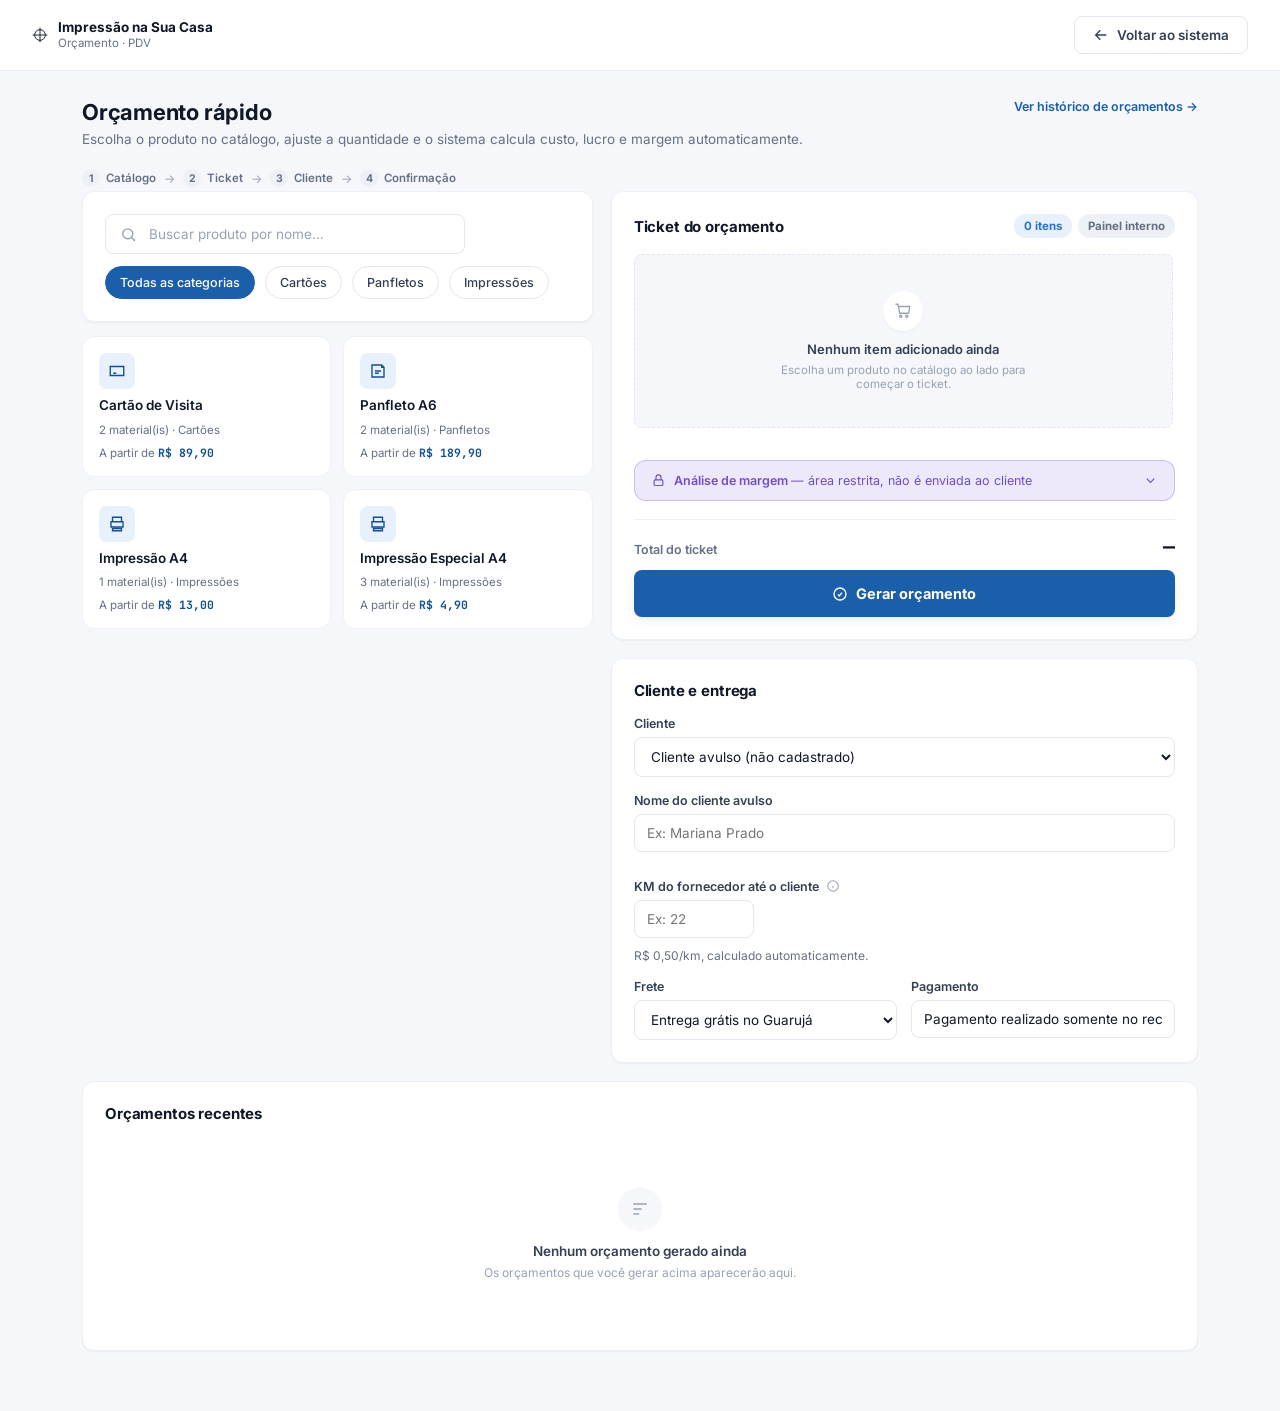
<file: orcamento.html>
<!DOCTYPE html>
<html lang="pt-BR">
<head>
<meta charset="UTF-8">
<meta name="viewport" content="width=device-width, initial-scale=1.0">
<title>Orçamento PDV | Impressão na Sua Casa</title>
<link rel="stylesheet" href="styles.css">
<style>
  /* Ajustes exclusivos desta tela: como não há sidebar, o .content
     não deve herdar o recuo lateral usado no sistema principal. */
  body{ background:var(--color-bg); }
  .content{ max-width:1180px; margin:0 auto; }
  .pdv-topbar{
    display:flex; align-items:center; justify-content:space-between;
    padding:16px 32px; background:var(--color-white);
    border-bottom:1px solid var(--color-border-soft);
    position:sticky; top:0; z-index:50;
  }
  .pdv-topbar__brand{ display:flex; align-items:center; gap:10px; }
  .pdv-topbar__brand-text{ display:flex; flex-direction:column; line-height:1.25; }
  .pdv-topbar__brand-name{ font-weight:700; font-size:13.5px; color:var(--color-text-900); }
  .pdv-topbar__brand-sub{ font-size:11.5px; color:var(--color-text-500); }

  /* Redesign PDV — trilha de orientação, só wayfinding visual [P17]; não
     impõe navegação por etapas, a tela continua livre como hoje. */
  .pdv-progress{ display:flex; align-items:center; gap:8px; margin:2px 0 4px; flex-wrap:wrap; }
  .pdv-progress__step{ display:flex; align-items:center; gap:6px; font-size:11.5px; font-weight:600; color:var(--color-text-500); }
  .pdv-progress__step-num{ width:18px; height:18px; border-radius:50%; background:var(--color-border-soft); color:var(--color-text-500); display:flex; align-items:center; justify-content:center; font-size:10.5px; font-weight:700; flex-shrink:0; }
  .pdv-progress__sep{ color:var(--color-text-400); font-size:12px; }

  /* Redesign PDV — reequilíbrio do grid principal [P1]: o ticket (2ª coluna)
     passa a pesar igual/mais que o catálogo, em vez do 1.5fr/1fr herdado. */
  .pdv-layout{ grid-template-columns:1fr 1.15fr; }

  /* Redesign PDV — entrada suave do painel "Detalhes do item" e do painel de
     mensagem [P4][P7]. O JS continua decidindo QUANDO mostrar/esconder só
     com display:none/"" — ao voltar de display:none o navegador reinicia a
     animação sozinho, então nenhuma lógica de exibição foi alterada aqui. */
  #orcSelecaoPanel{ animation:pdvPanelEnter var(--dur-med) var(--ease-standard); }
  #orcMensagemPanel{ animation:pdvPanelEnter var(--dur-med) var(--ease-standard); }
  @keyframes pdvPanelEnter{
    from{ opacity:0; transform:translateY(8px); }
    to{ opacity:1; transform:translateY(0); }
  }

  /* Fase 2 — "cofre" da análise de margem: tom roxo/estratégico em vez de
     âmbar [P10] — âmbar segue significando "alerta" no resto do sistema, e
     isso aqui é informação interna, não um problema. Recolhido por padrão. */
  .pdv-margin-box{
    background:var(--color-purple-100);
    border:1px solid rgba(110,79,201,0.28);
    border-radius:var(--radius-md);
    overflow:hidden;
  }
  .pdv-margin-box__summary{
    display:flex; align-items:center; gap:8px;
    padding:12px 16px; cursor:pointer; list-style:none;
    font-size:12.5px; font-weight:600; color:var(--color-purple-600);
    user-select:none;
  }
  .pdv-margin-box__summary::-webkit-details-marker{ display:none; }
  .pdv-margin-box__summary svg{ width:15px; height:15px; stroke:currentColor; fill:none; stroke-width:1.8; flex-shrink:0; }
  .pdv-margin-box__summary .chevron{ margin-left:auto; transition:transform var(--dur-fast) var(--ease-standard); }
  .pdv-margin-box[open] .pdv-margin-box__summary .chevron{ transform:rotate(180deg); }
  .pdv-margin-box__body{ padding:2px 16px 16px; border-top:1px solid rgba(110,79,201,0.22); }

  /* Fase 2 — validação inline de campo obrigatório */
  .field-error{ font-size:11.5px; font-weight:600; color:var(--color-red-600); margin-top:-6px; }
  .field.field--invalid input, .field.field--invalid select{ border-color:var(--color-red-600); }

  /* Fase 4 — stepper de quantidade. Alvos de toque ampliados [P16]: cresce a
     área clicável (largura/altura mínima), o texto/ícone seguem pequenos. */
  .stepper{ display:flex; align-items:stretch; border:1px solid var(--color-border); border-radius:var(--radius-sm); overflow:hidden; width:fit-content; background:var(--color-white); }
  .stepper__btn{ width:40px; min-height:40px; background:none; border:none; color:var(--color-brand-600); font-size:16px; font-weight:700; line-height:1; cursor:pointer; }
  .stepper__btn:hover:not(:disabled){ background:var(--color-brand-50); }
  .stepper__btn:disabled{ opacity:0.35; cursor:not-allowed; }
  .stepper__value, .stepper__input{ min-width:96px; display:flex; align-items:center; justify-content:center; font-family:var(--font-mono); font-weight:600; font-size:13px; color:var(--color-text-900); border-left:1px solid var(--color-border); border-right:1px solid var(--color-border); text-align:center; }
  .stepper__input{ border-top:none; border-bottom:none; -moz-appearance:textfield; }
  .stepper__input::-webkit-outer-spin-button, .stepper__input::-webkit-inner-spin-button{ -webkit-appearance:none; margin:0; }
  .stepper--sm .stepper__btn{ width:34px; min-height:34px; font-size:13px; }
  .stepper--sm .stepper__value{ min-width:44px; font-size:11.5px; padding:0 4px; }

  /* Fase 4 / Redesign PDV — linhas do ticket em mini-blocos [P13], com
     destaque temporário para a linha recém-adicionada [P6]. */
  .pdv-ticket-item{
    display:flex; align-items:center; gap:10px; padding:10px 12px;
    background:var(--color-surface-alt); border:1px solid var(--color-border-soft);
    border-radius:var(--radius-sm); margin-bottom:8px;
  }
  .pdv-ticket-item:last-child{ margin-bottom:0; }
  .pdv-ticket-item__info{ flex:1; min-width:0; }
  .pdv-ticket-item__name{ font-size:13px; font-weight:600; color:var(--color-text-900); overflow:hidden; text-overflow:ellipsis; white-space:nowrap; }
  .pdv-ticket-item__subtotal{ font-size:13px; font-weight:700; white-space:nowrap; min-width:76px; text-align:right; }
  @keyframes pdvTicketItemNew{
    0%{ background:var(--color-brand-100); border-color:var(--color-brand-500); }
    100%{ background:var(--color-surface-alt); border-color:var(--color-border-soft); }
  }
  .pdv-ticket-item--new{ animation:pdvTicketItemNew 1.3s var(--ease-standard); }

  /* Redesign PDV — lista de itens com rolagem interna, pra o rodapé fixo
     (subtotal + CTA) nunca ficar fora de alcance [P2][P3]. */
  #orcTicketItens{ max-height:46vh; overflow-y:auto; padding-right:2px; }

  /* Redesign PDV — estado vazio padronizado do ticket [P5], no mesmo
     vocabulário visual do .chart-placeholder/.table-empty já usados no ERP. */
  .pdv-empty-state{
    display:flex; flex-direction:column; align-items:center; justify-content:center;
    text-align:center; padding:36px 20px; gap:6px;
    border:1px dashed var(--color-border); border-radius:var(--radius-sm); background:var(--color-bg);
  }
  .pdv-empty-state__icon{ width:40px; height:40px; border-radius:50%; background:var(--color-surface); display:flex; align-items:center; justify-content:center; color:var(--color-text-400); margin-bottom:4px; box-shadow:var(--shadow-sm); }
  .pdv-empty-state__icon svg{ width:18px; height:18px; stroke:currentColor; fill:none; stroke-width:1.8; }
  .pdv-empty-state__title{ font-size:13px; font-weight:600; color:var(--color-text-700); }
  .pdv-empty-state__sub{ font-size:11.5px; color:var(--color-text-400); max-width:260px; }

  /* Redesign PDV — rodapé fixo do ticket: subtotal + CTA de maior destaque
     que qualquer outro botão da tela [P2][P3]. */
  .pdv-ticket-footer{ display:flex; flex-direction:column; gap:10px; padding-top:14px; margin-top:2px; border-top:1px solid var(--color-border-soft); }
  .pdv-ticket-footer__total{ display:flex; align-items:baseline; justify-content:space-between; }
  .pdv-ticket-footer__label{ font-size:12.5px; color:var(--color-text-500); font-weight:600; }
  .pdv-ticket-footer__value{ font-size:20px; font-weight:700; color:var(--color-text-900); }
  .pdv-btn-cta{ padding:14px 22px; font-size:14.5px; font-weight:700; width:100%; justify-content:center; box-shadow:var(--shadow-md); }
  .pdv-btn-cta:hover:not(:disabled){ box-shadow:var(--shadow-lg); }
  @media (max-width:1100px){
    /* [P18]: styles.css só empilha o grid em 1 coluna nesse breakpoint, mas
       não desfaz o position:sticky de .pdv-ticket-col (fica "flutuando" por
       cima do catálogo ao rolar) — corrigido aqui, sobrescrevendo a herança
       só nesta tela, no mesmo espírito do .content{ max-width:1180px; } logo
       acima. Sem isso o rodapé sticky abaixo ficaria com comportamento
       imprevisível dentro de uma coluna que também é sticky. */
    .pdv-ticket-col{ position:static; top:auto; }
    /* Sem o sticky da coluna, o rodapé gruda na viewport pra não obrigar
       o operador a rolar até o fim da página pra achar o botão. */
    .pdv-ticket-footer{
      position:sticky; bottom:0; z-index:10;
      background:var(--color-surface);
      margin:0 -22px -22px; padding:14px 22px;
      border-top:1px solid var(--color-border-soft);
      box-shadow:0 -4px 12px rgba(16,24,40,0.08);
    }
  }

  /* Redesign PDV — preço de referência [P11] e selo de seleção [P12] nos
     cards de produto do catálogo. */
  .pdv-card{ position:relative; }
  .pdv-card.selected::after{
    content:"✓"; position:absolute; top:10px; right:10px;
    width:20px; height:20px; border-radius:50%;
    background:var(--color-brand-600); color:#fff;
    font-size:12px; font-weight:700; line-height:20px; text-align:center;
    box-shadow:var(--shadow-sm);
  }
  .pdv-card__price{ font-size:11.5px; color:var(--color-text-500); }
  .pdv-card__price strong{ font-family:var(--font-mono); color:var(--color-brand-700); }

  /* Redesign PDV — dica de KM sob demanda [P9]: tooltip CSS puro, sem libs. */
  .pdv-tooltip{
    position:relative; display:inline-flex; align-items:center; justify-content:center;
    width:16px; height:16px; border-radius:50%; color:var(--color-text-400); cursor:help;
  }
  .pdv-tooltip svg{ width:14px; height:14px; stroke:currentColor; fill:none; stroke-width:1.8; }
  .pdv-tooltip:hover, .pdv-tooltip:focus{ color:var(--color-brand-600); outline:none; }
  .pdv-tooltip::after{
    content:attr(data-tooltip);
    position:absolute; left:50%; bottom:calc(100% + 8px); transform:translateX(-50%) translateY(4px);
    width:220px; padding:8px 10px; border-radius:var(--radius-sm);
    background:var(--color-text-900); color:var(--color-white);
    font-size:11.5px; font-weight:400; line-height:1.4; text-align:left;
    opacity:0; pointer-events:none;
    transition:opacity var(--dur-fast) var(--ease-standard), transform var(--dur-fast) var(--ease-standard);
    box-shadow:var(--shadow-md); z-index:20;
  }
  .pdv-tooltip:hover::after, .pdv-tooltip:focus::after{ opacity:1; transform:translateX(-50%) translateY(0); }
</style>
</head>
<body>

  <header class="pdv-topbar">
    <div class="pdv-topbar__brand">
      <svg class="reg-mark" viewBox="0 0 24 24"><circle cx="12" cy="12" r="8"/><line x1="12" y1="1" x2="12" y2="23"/><line x1="1" y1="12" x2="23" y2="12"/></svg>
      <div class="pdv-topbar__brand-text">
        <span class="pdv-topbar__brand-name">Impressão na Sua Casa</span>
        <span class="pdv-topbar__brand-sub">Orçamento · PDV</span>
      </div>
    </div>
    <button class="btn btn-secondary" id="btnVoltarSistema" type="button">
      <svg viewBox="0 0 24 24"><path d="M11 5 4 12l7 7M4 12h16"/></svg>
      Voltar ao sistema
    </button>
  </header>

  <main class="content">

      <section id="page-orcamentos" class="page-section">
        <div class="page-header">
          <div class="page-header__text">
            <h1>Orçamento rápido</h1>
            <p>Escolha o produto no catálogo, ajuste a quantidade e o sistema calcula custo, lucro e margem automaticamente.</p>
          </div>
          <div class="page-header__actions">
            <button class="link-btn" id="btnVerOrcamentos" type="button">Ver histórico de orçamentos →</button>
          </div>
        </div>

        <div class="pdv-progress" aria-hidden="true">
          <span class="pdv-progress__step"><span class="pdv-progress__step-num">1</span>Catálogo</span>
          <span class="pdv-progress__sep">→</span>
          <span class="pdv-progress__step"><span class="pdv-progress__step-num">2</span>Ticket</span>
          <span class="pdv-progress__sep">→</span>
          <span class="pdv-progress__step"><span class="pdv-progress__step-num">3</span>Cliente</span>
          <span class="pdv-progress__sep">→</span>
          <span class="pdv-progress__step"><span class="pdv-progress__step-num">4</span>Confirmação</span>
        </div>

        <div class="pdv-layout">
          <!-- Coluna esquerda: catálogo -->
          <div class="stack">
            <div class="card card-pad" style="display:flex; flex-direction:column; gap:12px;">
              <div class="search-field">
                <svg viewBox="0 0 24 24"><circle cx="11" cy="11" r="7"/><path d="M21 21l-4.35-4.35"/></svg>
                <input type="text" id="orcBuscaProduto" placeholder="Buscar produto por nome…">
              </div>
              <div class="toolbar__filters" id="orcCategoriaChips" style="margin-bottom:0;"></div>
            </div>
            <div id="orcCatalogoGrid" class="pdv-catalog-grid"></div>

            <div class="card panel" id="orcSelecaoPanel" style="display:none;">
              <div class="panel__header">
                <h3>Detalhes do item</h3>
                <span class="badge tone-blue" id="orcSelecaoNomeBadge"></span>
              </div>
              <div class="field">
                <label>Material</label>
                <select id="orcMaterial"></select>
              </div>
              <div class="field-row" id="orcQtdLadoRow">
                <div class="field" id="orcQtdWrapper">
                  <label id="orcQtdLabel">Quantidade</label>
                  <div class="stepper" id="orcQtdStepper">
                    <button type="button" class="stepper__btn" id="orcQtdMinus" aria-label="Diminuir quantidade">−</button>
                    <span class="stepper__value" id="orcQtdDisplay" style="display:none;">—</span>
                    <input type="number" id="orcQtdInput" class="stepper__input" style="display:none;" placeholder="Ex: 100">
                    <button type="button" class="stepper__btn" id="orcQtdPlus" aria-label="Aumentar quantidade">+</button>
                  </div>
                  <select id="orcQtdSelect" style="display:none;"></select>
                </div>
                <div class="field" id="orcLadoWrapper">
                  <label>Impressão</label>
                  <select id="orcLado">
                    <option value="frente">Frente</option>
                    <option value="fv">Frente e verso</option>
                  </select>
                </div>
              </div>
              <button class="btn btn-secondary" id="btnAdicionarItem" type="button" style="margin-top:4px;">
                <svg viewBox="0 0 24 24"><path d="M12 5v14M5 12h14"/></svg>
                Adicionar ao ticket
              </button>
            </div>
          </div>

          <!-- Coluna direita: ticket / cliente-entrega / mensagem (sticky) -->
          <div class="pdv-ticket-col">
            <div class="card panel pdv-ticket">
              <div class="panel__header">
                <h3>Ticket do orçamento</h3>
                <div style="display:flex; align-items:center; gap:6px;">
                  <span class="badge tone-blue" id="orcTicketContador">0 itens</span>
                  <span class="badge tone-gray">Painel interno</span>
                </div>
              </div>

              <div id="orcTicketItens"></div>

              <!-- Feedback operacional (bloqueia gerar orçamento) — sempre visível,
                   diferente da análise de margem abaixo, que é só pro dono ver. -->
              <div id="orcErro"></div>

              <details class="pdv-margin-box" id="orcMargemDetails">
                <summary class="pdv-margin-box__summary">
                  <svg viewBox="0 0 24 24"><rect x="5" y="11" width="14" height="9" rx="1.5"/><path d="M8 11V7a4 4 0 0 1 8 0v4"/></svg>
                  <span>Análise de margem <span style="font-weight:400;">— área restrita, não é enviada ao cliente</span></span>
                  <svg class="chevron" viewBox="0 0 24 24"><path d="M6 9l6 6 6-6"/></svg>
                </summary>
                <div id="orcAdminPanel" class="pdv-margin-box__body">
                  <div class="chart-placeholder" style="height:150px;">
                    <svg viewBox="0 0 24 24"><circle cx="12" cy="12" r="9"/><path d="M12 7v10M9.5 9.3c0-1.3 1.1-2 2.5-2s2.5.7 2.5 1.8c0 2.6-5 1.4-5 4 0 1.1 1.1 1.9 2.5 1.9s2.5-.7 2.5-2"/></svg>
                    <span>Selecione um produto para ver custo, lucro e margem aqui.</span>
                  </div>
                </div>
              </details>

              <div class="pdv-ticket-footer">
                <div class="pdv-ticket-footer__total">
                  <span class="pdv-ticket-footer__label">Total do ticket</span>
                  <span class="pdv-ticket-footer__value mono" id="orcTicketSubtotal">—</span>
                </div>
                <button class="btn btn-primary pdv-btn-cta" id="btnGerarOrcamento" type="button">
                  <svg viewBox="0 0 24 24"><path d="M9 12.5 11 15l4-5"/><circle cx="12" cy="12" r="9"/></svg>
                  Gerar orçamento
                </button>
              </div>
            </div>

            <div class="card panel" id="orcClienteCard">
              <div class="panel__header"><h3>Cliente e entrega</h3></div>

              <div class="field">
                <label>Cliente</label>
                <select id="orcClienteSelect">
                  <option value="">Cliente avulso (não cadastrado)</option>
                </select>
              </div>
              <div class="field" id="orcClienteAvulsoWrapper">
                <label>Nome do cliente avulso</label>
                <input type="text" id="orcClienteAvulso" placeholder="Ex: Mariana Prado">
              </div>
              <div class="field-error" id="orcClienteErro"></div>

              <div class="field">
                <label style="display:flex; align-items:center; gap:6px;">
                  KM do fornecedor até o cliente
                  <span class="pdv-tooltip" tabindex="0" data-tooltip="Distância da entrega × R$ 0,50/km = custo de logística variável. Entra no cálculo interno de lucro — não é enviado ao cliente.">
                    <svg viewBox="0 0 24 24"><circle cx="12" cy="12" r="9"/><path d="M12 16v-4M12 8h.01"/></svg>
                  </span>
                </label>
                <div style="display:flex; align-items:center; gap:8px;">
                  <input type="number" id="orcKmCliente" placeholder="Ex: 22" min="0" step="0.1" style="max-width:120px;" oninput="atualizarPreviaOrcamento()">
                  <span class="text-muted" style="font-size:12.5px;" id="orcKmClienteCalc"></span>
                </div>
                <div class="text-muted" style="font-size:12px; margin-top:4px;">R$ 0,50/km, calculado automaticamente.</div>
              </div>

              <div class="field-row">
                <div class="field">
                  <label>Frete</label>
                  <select id="orcFrete">
                    <option value="Entrega grátis no Guarujá" selected>Entrega grátis no Guarujá</option>
                    <option value="Frete a combinar">Frete a combinar</option>
                  </select>
                </div>
                <div class="field">
                  <label>Pagamento</label>
                  <input type="text" id="orcPagamento" value="Pagamento realizado somente no recebimento do produto">
                </div>
              </div>
            </div>

            <div class="card panel" id="orcMensagemPanel" style="display:none;"></div>
          </div>
        </div>

        <div class="card panel" style="margin-top:18px;">
          <div class="panel__header"><h3>Orçamentos recentes</h3></div>
          <div id="orcHistorico"></div>
        </div>
      </section>

  </main>

  <div id="toast-host" class="toast-host"></div>

  <script src="core.js"></script>
  <script>
/* Nesta tela standalone não existe sidebar com contadores — função vazia
   apenas para não quebrar as chamadas herdadas de index.html */
function refreshSidebarBadges() {}

function refreshOrcamentoClienteOptions() {
  const sel = document.getElementById("orcClienteSelect");
  if (!sel) return;
  const current = sel.value;
  sel.innerHTML = clienteOptionsHtml(current);
}

// Fonte da verdade da seleção de produto no PDV — substitui o antigo <select id="orcProduto"> oculto.
let produtoSelecionadoId = null;

// Ticket do PDV: acumula quantas linhas o operador adicionar (Fase 4).
// Cada item já traz custo/venda/lucro/margemPct prontos — calculados por
// calcularOrcamentoAtual() no momento em que a linha foi adicionada, nunca recalculados "de olho".
let ticketItens = [];

let orcCategoriaAtual = "todas";
const PRODUTO_ICONS = {
  "Cartões": `<path d="M3 6h18v12H3Z"/><path d="M7 15h4M7 11.5h.01"/>`,
  "Panfletos": `<path d="M4 4h13l3 3v13H4Z"/><path d="M17 4v3h3"/><path d="M8 12h8M8 15h5"/>`,
  "Impressões": `<path d="M6 9V3h12v6"/><path d="M6 18h12v3H6Z"/><path d="M4 9h16v7H4Z"/>`
};
function iconeParaCategoria(categoria) {
  return PRODUTO_ICONS[categoria] || `<path d="M20.5 7.3 12 12l-8.5-4.7M12 12v9M3.5 7.3 12 3l8.5 4.3v9.4L12 21l-8.5-4.3Z"/>`;
}

function renderOrcCategoriaChips() {
  const produtos = Store.get().products;
  const categorias = [...new Set(produtos.map(p => p.categoria || "Outros"))];
  const chips = ["todas", ...categorias];
  document.getElementById("orcCategoriaChips").innerHTML = chips.map(c => `
    <span class="chip ${c === orcCategoriaAtual ? "chip--active" : ""}" data-cat="${escapeHtml(c)}">${c === "todas" ? "Todas as categorias" : escapeHtml(c)}</span>
  `).join("");
  document.querySelectorAll("#orcCategoriaChips [data-cat]").forEach(chip => {
    chip.addEventListener("click", () => {
      orcCategoriaAtual = chip.getAttribute("data-cat");
      renderOrcCategoriaChips();
      renderOrcCatalogoGrid();
    });
  });
}

// Redesign PDV — preço de referência exibido no card do catálogo [P11].
// Cálculo auxiliar SÓ para exibição: não grava nada no Store e não substitui
// calcularOrcamentoAtual()/modoPrecoDoProduto() — apenas espia o menor valor
// de venda já cadastrado entre os materiais do produto, pra dar uma pista de
// preço antes de o operador abrir o painel de seleção.
function precoReferenciaProduto(produto) {
  const materiais = produto.materiais || [];
  if (!materiais.length) return null;
  let menor = null;
  const considerar = (v) => { if (v !== null && v !== undefined && !isNaN(v) && (menor === null || v < menor)) menor = v; };
  materiais.forEach(material => {
    if (produto.modoPreco === "tiers") {
      (material.tiers || []).forEach(t => { considerar(t.vendaFrente); considerar(t.vendaFV); });
    } else if (produto.modoPreco === "faixas") {
      (material.faixas || []).forEach(f => {
        if (f.venda !== null && f.venda !== undefined) considerar(f.venda * (produto.qtdMinima || f.min || 1));
      });
    } else {
      considerar(material.venda);
    }
  });
  return menor;
}

function renderOrcCatalogoGrid() {
  const termo = (document.getElementById("orcBuscaProduto").value || "").trim().toLowerCase();
  const produtos = Store.get().products.filter(p =>
    (orcCategoriaAtual === "todas" || (p.categoria || "Outros") === orcCategoriaAtual) &&
    (!termo || p.nome.toLowerCase().includes(termo))
  );
  const grid = document.getElementById("orcCatalogoGrid");
  const selecionadoId = produtoSelecionadoId;
  if (!produtos.length) {
    grid.innerHTML = `<div style="grid-column:1/-1;">${emptyStateHtml("Nenhum produto encontrado", termo ? "Tente outro termo de busca." : "Cadastre produtos na guia Produtos para vê-los aqui.")}</div>`;
    return;
  }
  grid.innerHTML = produtos.map(p => {
    const precoRef = precoReferenciaProduto(p);
    return `
    <button class="pdv-card ${p.id === selecionadoId ? "selected" : ""}" data-pdv-produto="${p.id}" type="button">
      <div class="pdv-card__icon"><svg viewBox="0 0 24 24">${iconeParaCategoria(p.categoria)}</svg></div>
      <div class="pdv-card__name">${escapeHtml(p.nome)}</div>
      <div class="pdv-card__meta">${(p.materiais || []).length} material(is) · ${escapeHtml(p.categoria || "Outros")}</div>
      ${precoRef !== null ? `<div class="pdv-card__price">A partir de <strong>${formatBRL(precoRef)}</strong></div>` : ""}
    </button>
  `;
  }).join("");
  document.querySelectorAll("[data-pdv-produto]").forEach(btn =>
    btn.addEventListener("click", () => selecionarProdutoPDV(btn.getAttribute("data-pdv-produto"))));
}

function selecionarProdutoPDV(produtoId) {
  produtoSelecionadoId = produtoId;
  renderOrcCatalogoGrid();
  popularSelectMateriais(produtoId);
  atualizarCamposQuantidade();
  document.getElementById("orcSelecaoPanel").style.display = "";
  const produto = getProductById(produtoId);
  document.getElementById("orcSelecaoNomeBadge").textContent = produto.nome;
  atualizarPreviaOrcamento();
  document.getElementById("orcMensagemPanel").style.display = "none";
}

function popularSelectMateriais(produtoId) {
  const produto = getProductById(produtoId);
  const sel = document.getElementById("orcMaterial");
  if (!produto) { sel.innerHTML = ""; return; }
  sel.innerHTML = (produto.materiais || []).map(m => `<option value="${m.id}">${escapeHtml(m.nome)}</option>`).join("");
}

/* ==========================================================================
   Ponto único de decisão dos modos de preço (Fase 1 / Fase 7 da auditoria).
   Cada modo sabe (a) como configurar os campos de quantidade/lado na UI e
   (b) como calcular custo/venda a partir do material e dos campos atuais.
   Adicionar um 4º modo de preço = adicionar uma chave nova aqui, sem tocar
   em atualizarCamposQuantidade nem calcularOrcamentoAtual.
   ========================================================================== */
const MODOS_PRECO = {
  tiers: {
    configurarCampos(produto, material, els) {
      els.qtdLabel.textContent = "Quantidade";
      els.qtdDisplay.style.display = "";
      els.qtdInput.style.display = "none";
      els.qtdSelect.innerHTML = (material.tiers || []).slice().sort((a, b) => a.qtd - b.qtd)
        .map(t => `<option value="${t.qtd}">${formatNum(t.qtd)} unidades</option>`).join("");
      els.ladoWrapper.style.display = "";
    },
    calcular(material, lado, quantidade) {
      const tier = (material.tiers || []).find(t => t.qtd === quantidade);
      if (!tier) return { erro: "Quantidade não encontrada na tabela deste material." };
      const custo = lado === "fv" ? tier.custoFV : tier.custoFrente;
      const venda = lado === "fv" ? tier.vendaFV : tier.vendaFrente;
      if (custo === null || custo === undefined) return { erro: "Custo não cadastrado para essa combinação de quantidade e impressão." };
      if (venda === null || venda === undefined) return { erro: "Preço de venda não cadastrado para essa combinação de quantidade e impressão." };
      return { quantidade, custoTotal: custo, vendaTotal: venda, erro: null };
    }
  },
  faixas: {
    configurarCampos(produto, material, els) {
      els.qtdLabel.textContent = `Quantidade (mínimo ${produto.qtdMinima || 1})`;
      els.qtdDisplay.style.display = "none";
      els.qtdInput.style.display = "";
      els.qtdInput.min = produto.qtdMinima || 1;
      els.qtdInput.value = els.qtdInput.value || (produto.qtdMinima || 1);
      els.ladoWrapper.style.display = "none";
    },
    calcular(material, lado, quantidade, produto) {
      if (!quantidade || quantidade < (produto.qtdMinima || 1)) return { erro: `Informe uma quantidade válida (mínimo ${produto.qtdMinima || 1}).` };
      const faixa = buscarFaixa(material.faixas, quantidade);
      if (!faixa) return { erro: "Não existe faixa de preço cadastrada para essa quantidade." };
      if (faixa.custo === null) return { erro: "Custo não cadastrado para essa faixa de quantidade." };
      if (faixa.venda === null) return { erro: "Preço de venda não cadastrado para essa faixa de quantidade." };
      return { quantidade, custoTotal: faixa.custo * quantidade, vendaTotal: faixa.venda * quantidade, erro: null };
    }
  },
  padrao: {
    configurarCampos(produto, material, els) {
      els.qtdLabel.textContent = "Quantidade";
      els.qtdDisplay.style.display = "none";
      els.qtdInput.style.display = "";
      els.qtdInput.min = 1;
      els.qtdInput.value = els.qtdInput.value || 1;
      els.ladoWrapper.style.display = "none";
    },
    calcular(material, lado, quantidade) {
      if (!quantidade || quantidade < 1) return { erro: "Informe uma quantidade válida." };
      if (material.custo === null || material.custo === undefined) return { erro: "Custo não cadastrado para este material." };
      if (material.venda === null || material.venda === undefined) return { erro: "Preço de venda não cadastrado para este material." };
      return { quantidade, custoTotal: material.custo * quantidade, vendaTotal: material.venda * quantidade, erro: null };
    }
  }
};

// produto.modoPreco pode ser "tiers", "faixas" ou ausente/outro valor — mesmo
// fallback para "padrao" que o código original tinha no else final.
function modoPrecoDoProduto(produto) {
  return MODOS_PRECO[produto.modoPreco] || MODOS_PRECO.padrao;
}

// Quantidade "oficial" do painel de seleção — único lugar que lê o DOM pra
// resolver o valor atual, independente do modo (select oculto ou input visível).
function quantidadeDoPainelSelecao(produto) {
  if (produto.modoPreco === "tiers") {
    const v = parseFloat(document.getElementById("orcQtdSelect").value);
    return isNaN(v) ? null : v;
  }
  const v = parseInt(document.getElementById("orcQtdInput").value, 10);
  return isNaN(v) ? null : v;
}

function atualizarCamposQuantidade() {
  const produto = getProductById(produtoSelecionadoId);
  const material = produto ? (produto.materiais || []).find(m => m.id === document.getElementById("orcMaterial").value) : null;
  const qtdSelect = document.getElementById("orcQtdSelect");
  const qtdInput = document.getElementById("orcQtdInput");
  const qtdDisplay = document.getElementById("orcQtdDisplay");
  const ladoWrapper = document.getElementById("orcLadoWrapper");
  const qtdLabel = document.getElementById("orcQtdLabel");

  if (!produto || !material) { qtdSelect.style.display = "none"; qtdInput.style.display = "none"; qtdDisplay.style.display = "none"; return; }

  modoPrecoDoProduto(produto).configurarCampos(produto, material, { qtdSelect, qtdInput, qtdDisplay, ladoWrapper, qtdLabel });
  atualizarStepperVisual();
}

// Fase 4 — stepper: os botões -/+ manipulam o <select>/<input> reais (que
// continuam sendo a fonte de dados lida por quantidadeDoPainelSelecao) e
// disparam o evento de mudança, então nenhum listener existente precisa saber
// que o clique veio de um botão em vez de uma digitação direta.
function ajustarQuantidadePainel(direcao) {
  const produto = getProductById(produtoSelecionadoId);
  const material = produto ? (produto.materiais || []).find(m => m.id === document.getElementById("orcMaterial").value) : null;
  if (!produto || !material) return;

  if (produto.modoPreco === "tiers") {
    const qtdSelect = document.getElementById("orcQtdSelect");
    const tiers = (material.tiers || []).slice().sort((a, b) => a.qtd - b.qtd);
    const idxAtual = tiers.findIndex(t => String(t.qtd) === qtdSelect.value);
    const proximoIdx = Math.min(Math.max(idxAtual + direcao, 0), tiers.length - 1);
    if (tiers[proximoIdx]) qtdSelect.value = tiers[proximoIdx].qtd;
  } else {
    const qtdInput = document.getElementById("orcQtdInput");
    const min = produto.modoPreco === "faixas" ? (produto.qtdMinima || 1) : 1;
    const atual = parseInt(qtdInput.value, 10) || min;
    qtdInput.value = Math.max(min, atual + direcao);
  }
  atualizarStepperVisual();
  atualizarPreviaOrcamento();
}

function atualizarStepperVisual() {
  const produto = getProductById(produtoSelecionadoId);
  const material = produto ? (produto.materiais || []).find(m => m.id === document.getElementById("orcMaterial").value) : null;
  const qtdDisplay = document.getElementById("orcQtdDisplay");
  const qtdMinus = document.getElementById("orcQtdMinus");
  const qtdPlus = document.getElementById("orcQtdPlus");
  if (!produto || !material) { qtdMinus.disabled = true; qtdPlus.disabled = true; return; }

  if (produto.modoPreco === "tiers") {
    const qtdSelect = document.getElementById("orcQtdSelect");
    const tiers = (material.tiers || []).slice().sort((a, b) => a.qtd - b.qtd);
    const idxAtual = tiers.findIndex(t => String(t.qtd) === qtdSelect.value);
    qtdDisplay.textContent = tiers[idxAtual] ? `${formatNum(tiers[idxAtual].qtd)} unidades` : "—";
    qtdMinus.disabled = idxAtual <= 0;
    qtdPlus.disabled = idxAtual === -1 || idxAtual >= tiers.length - 1;
  } else {
    qtdMinus.disabled = false;
    qtdPlus.disabled = false;
  }
}

function calcularOrcamentoAtual() {
  const produto = getProductById(produtoSelecionadoId);
  if (!produto) return { erro: "Cadastre ao menos um produto para gerar orçamentos." };
  const material = (produto.materiais || []).find(m => m.id === document.getElementById("orcMaterial").value);
  if (!material) return { erro: "Este produto ainda não tem nenhum material cadastrado." };

  const lado = document.getElementById("orcLado").value;
  const quantidade = quantidadeDoPainelSelecao(produto);

  const resultado = modoPrecoDoProduto(produto).calcular(material, lado, quantidade, produto);
  if (resultado.erro) return { erro: resultado.erro };

  const margem = calcularMargem(resultado.custoTotal, resultado.vendaTotal);

  // Logística variável: KM do fornecedor até o cliente
  const kmClienteEl = document.getElementById("orcKmCliente");
  const kmCliente = kmClienteEl && kmClienteEl.value !== "" ? parseFloat(kmClienteEl.value) : null;

  return { produto, material, quantidade: resultado.quantidade, lado, ...margem, kmCliente, erro: null };
}

// Recalcula uma linha já existente no ticket com uma nova quantidade — mesma
// lógica de preço de calcularOrcamentoAtual, só que sem depender do painel de
// seleção (usado pelo stepper de cada linha do ticket, Fase 4).
function recalcularLinhaTicket(produto, material, quantidade, lado) {
  const resultado = modoPrecoDoProduto(produto).calcular(material, lado, quantidade, produto);
  if (resultado.erro) return { erro: resultado.erro };
  const margem = calcularMargem(resultado.custoTotal, resultado.vendaTotal);
  return { quantidade: resultado.quantidade, lado, ...margem, erro: null };
}

// Soma custo/venda de todas as linhas do ticket e devolve lucro/margem
// calculados pela mesma calcularMargem() de sempre — nunca "na mão".
function calcularTotaisTicket() {
  if (!ticketItens.length) return { custo: null, venda: null, lucro: null, margemPct: null };
  const custoTotal = ticketItens.reduce((soma, item) => soma + item.custo, 0);
  const vendaTotal = ticketItens.reduce((soma, item) => soma + item.venda, 0);
  return calcularMargem(custoTotal, vendaTotal);
}

// Logística fixa: soma o custo de cada FORNECEDOR DISTINTO presente no ticket
// (uma viagem por fornecedor visitado, não por item — dois itens do mesmo
// fornecedor não duplicam o custo de logística fixa). Ver nota na resposta.
function custoLogisticoFixoDoTicket() {
  const fornecedoresUnicos = [...new Set(ticketItens.map(item => item.fornecedorId).filter(Boolean))];
  if (!fornecedoresUnicos.length) return { total: null, algumNaoCadastrado: false };
  let total = 0;
  let algumNaoCadastrado = false;
  fornecedoresUnicos.forEach(fid => {
    const c = custoLogisticoDoFornecedor(fid);
    if (c === null) algumNaoCadastrado = true; else total += c;
  });
  return { total: algumNaoCadastrado && total === 0 ? null : total, algumNaoCadastrado };
}

function renderOrcAdminPanel() {
  const el = document.getElementById("orcAdminPanel");
  if (!ticketItens.length) {
    el.innerHTML = `<div class="chart-placeholder"><svg viewBox="0 0 24 24"><circle cx="12" cy="12" r="9"/><path d="M12 7v10M9.5 9.3c0-1.3 1.1-2 2.5-2s2.5.7 2.5 1.8c0 2.6-5 1.4-5 4 0 1.1 1.1 1.9 2.5 1.9s2.5-.7 2.5-2"/></svg><span>Adicione itens ao ticket para ver custo, lucro e margem aqui.</span></div>`;
    return;
  }
  const totais = calcularTotaisTicket();
  const classe = classificarMargem(totais.margemPct, Store.get().settings);
  const quantidadeTotal = ticketItens.reduce((soma, item) => soma + (item.quantidade || 0), 0);
  el.innerHTML = `
    <div class="grid-2" style="gap:14px;">
      <div><div class="text-muted">Itens no ticket</div><div style="font-weight:600;">${ticketItens.length}</div></div>
      <div><div class="text-muted">Quantidade total</div><div style="font-weight:600;">${formatNum(quantidadeTotal)} un.</div></div>
      <div><div class="text-muted">Custo total</div><div class="mono" style="font-weight:600;">${formatBRL(totais.custo)}</div></div>
      <div><div class="text-muted">Valor de venda</div><div class="mono" style="font-weight:600;">${formatBRL(totais.venda)}</div></div>
      <div><div class="text-muted">Lucro estimado</div><div class="mono" style="font-weight:700; color:var(--color-green-700);">${formatBRL(totais.lucro)}</div></div>
      <div><div class="text-muted">Margem</div><span class="badge tone-${classe.tone}">${totais.margemPct.toFixed(1)}% · ${classe.label}</span></div>
    </div>
    ${custoLogisticoAdendoHtml(totais)}
  `;
}

// Fase 7 — ponto único de leitura da taxa de logística variável (R$/km).
// Hoje é sempre global (db.logisticsConfig.custoPorKm). Se um dia precisar virar
// "por fornecedor", é só este helper que muda — os 3 lugares que hoje leem a
// taxa (preview de KM, análise de custo real, geração do orçamento) não precisam
// saber de onde ela veio. Vale notar: como um ticket pode ter itens de mais de
// um fornecedor, "por fornecedor" exigiria decidir qual fornecedor manda na
// logística variável do ticket — por isso não implementei agora, só deixei o
// ponto de extensão pronto.
function custoPorKmAtual() {
  const db = Store.get();
  return (db.logisticsConfig && db.logisticsConfig.custoPorKm) || 0.50;
}

function custoLogisticoAdendoHtml(totais) {
  const custoPorKm = custoPorKmAtual();
  const logFixo = custoLogisticoFixoDoTicket();

  // Logística variável: KM fornecedor → cliente (continua sendo um valor só, do ticket inteiro)
  const kmClienteEl = document.getElementById("orcKmCliente");
  const kmCliente = kmClienteEl && kmClienteEl.value !== "" ? parseFloat(kmClienteEl.value) : null;
  const custoLogisticoVariavel = (kmCliente != null && !isNaN(kmCliente) && kmCliente > 0) ? kmCliente * custoPorKm : null;

  if (logFixo.total === null && custoLogisticoVariavel === null && !logFixo.algumNaoCadastrado) {
    return `<div class="text-muted" style="margin-top:14px; padding-top:14px; border-top:1px solid var(--color-border-soft);">Custo de logística não cadastrado para os fornecedores deste ticket — veja a guia <strong>Custos → Custos de Logística</strong>. Para logística variável, preencha o campo "KM até o cliente" acima.</div>`;
  }

  const logFixoTexto = logFixo.total !== null
    ? formatBRL(logFixo.total) + (logFixo.algumNaoCadastrado ? " (parcial)" : "")
    : (logFixo.algumNaoCadastrado ? "Não cadastrado" : "—");
  const logVarTexto = custoLogisticoVariavel !== null
    ? `${kmCliente} km × ${formatBRL(custoPorKm)}/km = ${formatBRL(custoLogisticoVariavel)}`
    : "KM não informado";

  const totalLogistica = (logFixo.total || 0) + (custoLogisticoVariavel || 0);
  const custoTotalReal = (totais.custo || 0) + totalLogistica;
  const lucroLiquidoReal = (totais.venda || 0) - custoTotalReal;
  const margemReal = totais.venda > 0 ? (lucroLiquidoReal / totais.venda) * 100 : null;
  const classeReal = classificarMargem(margemReal, db.settings);

  return `
    <div style="margin-top:14px; padding-top:14px; border-top:1px solid var(--color-border-soft);">
      <div class="text-muted" style="font-weight:600; margin-bottom:8px;">Análise de custo real (com logística)</div>
      <div class="grid-2" style="gap:14px;">
        <div><div class="text-muted">Preço de venda</div><div class="mono" style="font-weight:600;">${formatBRL(totais.venda)}</div></div>
        <div><div class="text-muted">Custo fornecedores</div><div class="mono" style="font-weight:600;">${formatBRL(totais.custo)}</div></div>
        <div><div class="text-muted">Logística fixa (admin → fornecedor(es))</div><div class="mono" style="font-weight:600;">${logFixoTexto}</div></div>
        <div><div class="text-muted">Logística variável (fornecedor → cliente)</div><div class="mono" style="font-weight:600;">${logVarTexto}</div></div>
        <div><div class="text-muted">Custo total</div><div class="mono" style="font-weight:700;">${formatBRL(custoTotalReal)}</div></div>
        <div><div class="text-muted">Lucro líquido</div><div class="mono" style="font-weight:700; color:var(--color-green-700);">${formatBRL(lucroLiquidoReal)}</div></div>
        <div style="grid-column:1/-1;"><div class="text-muted">Margem percentual</div><span class="badge tone-${classeReal.tone}">${margemReal !== null ? margemReal.toFixed(1) + "%" : "—"} · ${classeReal.label}</span></div>
      </div>
    </div>
  `;
}

function gerarMensagemWhatsApp(budget) {
  const itens = budget.itens && budget.itens.length ? budget.itens : [{
    produtoNome: budget.produtoNome, materialNome: budget.materialNome, quantidade: budget.quantidade
  }];
  const blocosItens = itens.map(item =>
    `🖨️ *${item.produtoNome}*${item.materialNome ? " — " + item.materialNome : ""}\nQuantidade: ${formatNum(item.quantidade)} unidades`
  );
  const linhas = [
    `Olá! Segue o orçamento solicitado:`,
    ``,
    ...blocosItens.join("\n\n").split("\n"),
    ``,
    `Valor total: *${formatBRL(budget.vendaTotal)}*`,
    ``,
    `🚚 ${budget.frete}`,
    `💳 ${budget.pagamento}`,
    ``,
    `Qualquer dúvida, estou à disposição!`
  ];
  return linhas.join("\n");
}

function renderOrcMensagemPanel(budget) {
  const el = document.getElementById("orcMensagemPanel");
  if (!budget) { el.innerHTML = ""; el.style.display = "none"; return; }
  el.style.display = "";
  const encoded = encodeURIComponent(budget.mensagem);
  el.innerHTML = `
    <div class="panel__header"><h3>Mensagem para o cliente</h3></div>
    <textarea readonly style="min-height:170px; font-family:var(--font-mono); font-size:12.5px; white-space:pre-wrap;">${escapeHtml(budget.mensagem)}</textarea>
    <div style="display:flex; gap:10px; flex-wrap:wrap;">
      <a class="btn btn-whatsapp" href="https://wa.me/?text=${encoded}" target="_blank">
        <svg viewBox="0 0 24 24"><path d="M4 20l1.4-4.1A8 8 0 1 1 9 18.6Z"/><path d="M9 10.5c0 3 2.5 5.5 5.5 5.5"/></svg>
        Enviar pelo WhatsApp
      </a>
      <button class="btn btn-secondary" id="btnCopiarMensagem" type="button">Copiar mensagem</button>
      <button class="btn btn-primary" id="btnConverterPedidoAgora" type="button">Converter em pedido</button>
    </div>
  `;
  document.getElementById("btnCopiarMensagem").addEventListener("click", () => {
    navigator.clipboard.writeText(budget.mensagem).then(() => Toast.show("Mensagem copiada."));
  });
  document.getElementById("btnConverterPedidoAgora").addEventListener("click", () => converterOrcamentoEmPedido(budget.id));

  // [P7] O painel nasce fora da viewport em tickets longos — rola até ele
  // pra garantir que o operador perceba que a mensagem foi gerada.
  requestAnimationFrame(() => el.scrollIntoView({ behavior: "smooth", block: "start" }));
}

function renderOrcHistorico() {
  const db = Store.get();
  const budgets = [...db.budgets].sort((a, b) => (b.createdAt || "").localeCompare(a.createdAt || "")).slice(0, 20);
  const el = document.getElementById("orcHistorico");
  if (!budgets.length) {
    el.innerHTML = emptyStateHtml("Nenhum orçamento gerado ainda", "Os orçamentos que você gerar acima aparecerão aqui.");
    return;
  }
  const rows = budgets.map(b => {
    const cliente = getClientById(b.clienteId);
    const nome = cliente ? cliente.nome : (b.clienteNomeLivre || "Cliente avulso");
    const statusBadge = b.status === "convertido_pedido"
      ? `<span class="badge tone-green">Virou pedido</span>`
      : `<span class="badge tone-blue">Gerado</span>`;
    const itens = b.itens || [];
    const produtoCell = itens.length > 1
      ? `${escapeHtml(itens[0].produtoNome)} <span class="badge tone-gray" style="margin-left:4px;">+${itens.length - 1}</span>`
      : `${escapeHtml(b.produtoNome)}${b.materialNome ? `<div class="text-muted">${escapeHtml(b.materialNome)}</div>` : ""}`;
    return `
      <tr>
        <td><strong style="color:var(--color-text-900);">${escapeHtml(nome)}</strong></td>
        <td>${produtoCell}</td>
        <td class="num">${formatNum(b.quantidade)}</td>
        <td class="num">${formatBRL(b.vendaTotal)}</td>
        <td>${margemCellHtml({ custo: b.custoTotal, venda: b.vendaTotal, lucro: b.lucro, margemPct: b.margemPct }, db.settings)}</td>
        <td>${statusBadge}</td>
        <td>${formatDateBR(b.createdAt)}</td>
        <td>
          <div class="row-actions">
            ${b.status !== "convertido_pedido" ? `<button class="icon-btn" data-conv-orc="${b.id}" title="Converter em pedido" type="button"><svg viewBox="0 0 24 24"><path d="M5 12h14M13 6l6 6-6 6"/></svg></button>` : ""}
            <button class="icon-btn danger" data-del-orc="${b.id}" title="Excluir" type="button"><svg viewBox="0 0 24 24"><path d="M3 6h18M8 6V4h8v2M19 6l-1 14H6L5 6"/></svg></button>
          </div>
        </td>
      </tr>
    `;
  }).join("");
  el.innerHTML = dataTable(["Cliente", "Produto", "Qtd.", "Valor", "Lucro / margem", "Status", "Data", ""], [rows]);
  document.querySelectorAll("[data-conv-orc]").forEach(btn =>
    btn.addEventListener("click", () => converterOrcamentoEmPedido(btn.getAttribute("data-conv-orc"))));
  document.querySelectorAll("[data-del-orc]").forEach(btn =>
    btn.addEventListener("click", () => {
      const id = btn.getAttribute("data-del-orc");
      confirmModal("Excluir orçamento", "Tem certeza que deseja excluir este orçamento do histórico?", () => {
        db.budgets = db.budgets.filter(b => b.id !== id);
        Store.persist();
        Toast.show("Orçamento excluído.");
        renderOrcHistorico();
      }, "Excluir");
    }));
}

// Fase 5 (decisão confirmada): um orçamento com múltiplas linhas vira UM pedido
// só, com itens[] dentro — não um pedido por linha.
function converterOrcamentoEmPedido(budgetId) {
  const db = Store.get();
  const budget = db.budgets.find(b => b.id === budgetId);
  if (!budget || budget.status === "convertido_pedido") return;
  const itens = budget.itens || [];
  const pedido = {
    id: uid("ped"),
    orcamentoId: budget.id,
    clienteId: budget.clienteId,
    clienteNomeLivre: budget.clienteNomeLivre,
    itens: itens.map(item => ({ ...item })),
    // Campos legados/agregados — mantidos pra compatibilidade com Financeiro/Pedidos
    // e qualquer leitura fora deste arquivo que espere produto/material/custo/valor únicos.
    produtoNome: budget.produtoNome,
    materialNome: budget.materialNome,
    fornecedorId: itens.length === 1 ? itens[0].fornecedorId : null,
    custo: budget.custoTotal,
    valor: budget.vendaTotal,
    kmCliente: budget.kmCliente || null,
    custoLogisticaVariavel: budget.custoLogisticaVariavel || null,
    statusOp: "pedido_confirmado",
    statusFin: "nao_pago",
    status: "pedido_confirmado", // compatibilidade legada
    createdAt: todayISO(),
    dataConclusao: null,
    financeGerado: false
  };
  db.orders.push(pedido);
  budget.status = "convertido_pedido";
  budget.pedidoId = pedido.id;
  Store.persist();
  Toast.show("Orçamento convertido em pedido — acompanhe em Pedidos.");
  renderOrcHistorico();
  refreshSidebarBadges();
}

function renderOrcErroOperacional(mensagem) {
  const el = document.getElementById("orcErro");
  el.innerHTML = mensagem ? `<div class="badge tone-red" style="margin-top:2px;">${escapeHtml(mensagem)}</div>` : "";
}

function atualizarPreviaOrcamento() {
  // Atualizar label do KM em tempo real
  const kmEl = document.getElementById("orcKmCliente");
  const kmCalcEl = document.getElementById("orcKmClienteCalc");
  if (kmEl && kmCalcEl) {
    const km = parseFloat(kmEl.value);
    if (!isNaN(km) && km > 0) {
      const custoPorKm = custoPorKmAtual();
      kmCalcEl.textContent = `→ ${km} km × ${formatBRL(custoPorKm)}/km = ${formatBRL(km * custoPorKm)}`;
    } else {
      kmCalcEl.textContent = "";
    }
  }

  // O painel de margem sempre reflete o TOTAL do ticket já confirmado (Fase 4) —
  // aqui só recalculamos pra refletir mudança de KM, por exemplo.
  renderOrcAdminPanel();

  if (!produtoSelecionadoId) { renderOrcErroOperacional(""); return; }
  const calc = calcularOrcamentoAtual();
  // Erro que bloqueia ADICIONAR o item atual ao ticket (produto/material/quantidade
  // inválidos, custo não cadastrado) — sempre visível, fora do accordion de margem.
  renderOrcErroOperacional(calc.erro);
}

// Redesign PDV — cabeçalho do ticket com contador de itens [P13] e rodapé
// fixo com o subtotal [P2][P3]. Reaproveita calcularTotaisTicket() já
// existente e só exibe o resultado — nenhuma lógica de cálculo nova aqui.
function atualizarResumoTicket() {
  const contador = document.getElementById("orcTicketContador");
  if (contador) contador.textContent = ticketItens.length === 1 ? "1 item" : `${ticketItens.length} itens`;
  const subtotalEl = document.getElementById("orcTicketSubtotal");
  if (subtotalEl) subtotalEl.textContent = formatBRL(calcularTotaisTicket().venda);
}

// indiceDestaque (opcional): índice da linha recém-adicionada, que recebe o
// destaque temporário [P6]. Chamadas já existentes (remover linha, ajustar
// quantidade, inicialização) continuam funcionando sem passar nada aqui.
function renderOrcTicketItens(indiceDestaque) {
  const el = document.getElementById("orcTicketItens");
  if (!ticketItens.length) {
    el.innerHTML = `
      <div class="pdv-empty-state">
        <div class="pdv-empty-state__icon"><svg viewBox="0 0 24 24"><path d="M6 6h15l-1.5 9h-12Z"/><path d="M6 6 5 3H2"/><circle cx="9" cy="19" r="1.5"/><circle cx="17" cy="19" r="1.5"/></svg></div>
        <div class="pdv-empty-state__title">Nenhum item adicionado ainda</div>
        <div class="pdv-empty-state__sub">Escolha um produto no catálogo ao lado para começar o ticket.</div>
      </div>
    `;
    el.className = "";
    atualizarResumoTicket();
    return;
  }
  el.className = "";
  el.innerHTML = ticketItens.map((item, idx) => `
    <div class="pdv-ticket-item${idx === indiceDestaque ? " pdv-ticket-item--new" : ""}">
      <div class="pdv-ticket-item__info">
        <div class="pdv-ticket-item__name">${escapeHtml(item.produtoNome)}</div>
        <div class="text-muted" style="font-size:11.5px;">${escapeHtml(item.materialNome)} · ${item.lado === "fv" ? "Frente e verso" : "Frente"}</div>
      </div>
      <div class="stepper stepper--sm">
        <button type="button" class="stepper__btn" data-linha-menos="${idx}" aria-label="Diminuir quantidade">−</button>
        <span class="stepper__value">${formatNum(item.quantidade)}</span>
        <button type="button" class="stepper__btn" data-linha-mais="${idx}" aria-label="Aumentar quantidade">+</button>
      </div>
      <div class="pdv-ticket-item__subtotal mono">${formatBRL(item.venda)}</div>
      <button type="button" class="icon-btn danger" data-linha-remover="${idx}" title="Remover item">
        <svg viewBox="0 0 24 24"><path d="M3 6h18M8 6V4h8v2M19 6l-1 14H6L5 6"/></svg>
      </button>
    </div>
  `).join("");

  atualizarResumoTicket();

  el.querySelectorAll("[data-linha-remover]").forEach(btn => btn.addEventListener("click", () => {
    ticketItens.splice(Number(btn.getAttribute("data-linha-remover")), 1);
    renderOrcTicketItens();
    renderOrcAdminPanel();
  }));
  el.querySelectorAll("[data-linha-menos]").forEach(btn => btn.addEventListener("click", () =>
    ajustarQuantidadeLinha(Number(btn.getAttribute("data-linha-menos")), -1)));
  el.querySelectorAll("[data-linha-mais]").forEach(btn => btn.addEventListener("click", () =>
    ajustarQuantidadeLinha(Number(btn.getAttribute("data-linha-mais")), 1)));
}

// Fase 4: editar a quantidade de uma linha já adicionada, sem recomeçar o
// orçamento inteiro — reusa a MESMA lógica de preço de calcularOrcamentoAtual.
function ajustarQuantidadeLinha(index, direcao) {
  const item = ticketItens[index];
  if (!item) return;
  const produto = getProductById(item.produtoId);
  const material = produto ? (produto.materiais || []).find(m => m.id === item.materialId) : null;
  if (!produto || !material) { Toast.show("Este produto ou material não existe mais no catálogo."); return; }

  let novaQuantidade;
  if (produto.modoPreco === "tiers") {
    const tiers = (material.tiers || []).slice().sort((a, b) => a.qtd - b.qtd);
    const idxAtual = tiers.findIndex(t => t.qtd === item.quantidade);
    const proximoIdx = Math.min(Math.max(idxAtual + direcao, 0), tiers.length - 1);
    novaQuantidade = tiers[proximoIdx] ? tiers[proximoIdx].qtd : item.quantidade;
  } else {
    const min = produto.modoPreco === "faixas" ? (produto.qtdMinima || 1) : 1;
    novaQuantidade = Math.max(min, item.quantidade + direcao);
  }
  if (novaQuantidade === item.quantidade) return;

  const resultado = recalcularLinhaTicket(produto, material, novaQuantidade, item.lado);
  if (resultado.erro) { Toast.show(resultado.erro); return; }
  ticketItens[index] = { ...item, quantidade: resultado.quantidade, custo: resultado.custo, venda: resultado.venda, lucro: resultado.lucro, margemPct: resultado.margemPct };
  renderOrcTicketItens();
  renderOrcAdminPanel();
}

function validarCliente() {
  const clienteSel = document.getElementById("orcClienteSelect");
  const avulsoInput = document.getElementById("orcClienteAvulso");
  const avulsoWrap = document.getElementById("orcClienteAvulsoWrapper");
  const erroEl = document.getElementById("orcClienteErro");
  const valido = !!clienteSel.value || !!avulsoInput.value.trim();
  avulsoWrap.classList.toggle("field--invalid", !valido);
  erroEl.textContent = valido ? "" : "Selecione um cliente cadastrado ou informe o nome do cliente avulso.";
  return valido;
}

function initOrcamentosPage() {
  refreshOrcamentoClienteOptions();
  produtoSelecionadoId = null;
  ticketItens = [];
  document.getElementById("orcSelecaoPanel").style.display = "none";
  orcCategoriaAtual = "todas";
  renderOrcCategoriaChips();
  renderOrcCatalogoGrid();
  renderOrcTicketItens();
  renderOrcAdminPanel();
  document.getElementById("orcMensagemPanel").style.display = "none";
  document.getElementById("orcMensagemPanel").innerHTML = "";
  renderOrcHistorico();

  document.getElementById("orcBuscaProduto").addEventListener("input", renderOrcCatalogoGrid);

  const clienteSel = document.getElementById("orcClienteSelect");
  const avulsoInput = document.getElementById("orcClienteAvulso");
  const avulsoWrap = document.getElementById("orcClienteAvulsoWrapper");
  const syncAvulso = () => { avulsoWrap.style.display = clienteSel.value ? "none" : "flex"; };
  clienteSel.onchange = () => { syncAvulso(); validarCliente(); };
  syncAvulso();
  // Fase 2: feedback assim que o campo perde o foco ou é corrigido — não só ao clicar em "Gerar orçamento".
  avulsoInput.addEventListener("blur", validarCliente);
  avulsoInput.addEventListener("input", () => { if (avulsoInput.value.trim()) validarCliente(); });

  document.getElementById("orcMaterial").onchange = () => { atualizarCamposQuantidade(); atualizarPreviaOrcamento(); };
  document.getElementById("orcQtdSelect").onchange = atualizarPreviaOrcamento;
  document.getElementById("orcQtdInput").oninput = atualizarPreviaOrcamento;
  document.getElementById("orcLado").onchange = atualizarPreviaOrcamento;
  document.getElementById("orcQtdMinus").onclick = () => ajustarQuantidadePainel(-1);
  document.getElementById("orcQtdPlus").onclick = () => ajustarQuantidadePainel(1);

  document.getElementById("btnVerOrcamentos").onclick = () => {
    document.getElementById("orcHistorico").scrollIntoView({ behavior: "smooth" });
  };

  // Fase 4: "Adicionar ao ticket" — adiciona uma LINHA, não substitui o ticket.
  document.getElementById("btnAdicionarItem").onclick = () => {
    const calc = calcularOrcamentoAtual();
    renderOrcErroOperacional(calc.erro);
    if (calc.erro) return;

    ticketItens.push({
      produtoId: calc.produto.id, produtoNome: calc.produto.nome,
      materialId: calc.material.id, materialNome: calc.material.nome,
      quantidade: calc.quantidade, lado: calc.lado,
      fornecedorId: calc.material.fornecedorId || null,
      custo: calc.custo, venda: calc.venda, lucro: calc.lucro, margemPct: calc.margemPct
    });
    renderOrcTicketItens(ticketItens.length - 1);
    renderOrcAdminPanel();
    renderOrcErroOperacional("");
    Toast.show(`${calc.produto.nome} adicionado ao ticket.`);

    // Reseta a seleção pro operador escolher o próximo produto (ex: cliente pediu cartão + panfleto).
    produtoSelecionadoId = null;
    renderOrcCatalogoGrid();
    document.getElementById("orcSelecaoPanel").style.display = "none";
  };

  // Fase 4/5: "Gerar orçamento" agora fecha o TICKET inteiro (todas as linhas),
  // não mais um item isolado. Cliente/frete/pagamento/KM continuam sendo do ticket todo.
  document.getElementById("btnGerarOrcamento").onclick = () => {
    if (!ticketItens.length) {
      renderOrcErroOperacional("Adicione ao menos um item ao ticket antes de gerar o orçamento.");
      return;
    }
    renderOrcErroOperacional("");
    if (!validarCliente()) return;

    const db = Store.get();
    const clienteId = clienteSel.value || null;
    const clienteNomeLivre = clienteId ? "" : avulsoInput.value.trim();
    const custoPorKm = custoPorKmAtual();
    const kmClienteEl = document.getElementById("orcKmCliente");
    const kmCliente = kmClienteEl && kmClienteEl.value !== "" ? parseFloat(kmClienteEl.value) : null;
    const custoLogisticaVariavel = (kmCliente != null && !isNaN(kmCliente) && kmCliente > 0) ? kmCliente * custoPorKm : null;

    const totais = calcularTotaisTicket();
    const nomesUnicos = [...new Set(ticketItens.map(item => item.produtoNome))];
    const produtoNomeResumo = nomesUnicos.length <= 2 ? nomesUnicos.join(" + ") : `${nomesUnicos[0]} +${nomesUnicos.length - 1}`;
    const materiaisUnicos = [...new Set(ticketItens.map(item => item.materialNome))];
    const materialNomeResumo = materiaisUnicos.length === 1 ? materiaisUnicos[0] : "Múltiplos materiais";
    const quantidadeTotal = ticketItens.reduce((soma, item) => soma + (item.quantidade || 0), 0);

    const budget = {
      id: uid("orc"),
      clienteId,
      clienteNomeLivre,
      itens: ticketItens.map(item => ({ ...item })),
      kmCliente,
      custoLogisticaVariavel,
      custoTotal: totais.custo,
      vendaTotal: totais.venda,
      lucro: totais.lucro,
      margemPct: totais.margemPct,
      // Campos legados (singular) mantidos como RESUMO do ticket — compatibilidade
      // com qualquer leitura antiga desses campos fora deste arquivo.
      produtoNome: produtoNomeResumo,
      materialNome: materialNomeResumo,
      quantidade: quantidadeTotal,
      frete: document.getElementById("orcFrete").value,
      pagamento: document.getElementById("orcPagamento").value,
      status: "gerado",
      createdAt: todayISO()
    };
    budget.mensagem = gerarMensagemWhatsApp(budget);
    db.budgets.push(budget);
    Store.persist();
    renderOrcMensagemPanel(budget);
    renderOrcHistorico();
    Toast.show("Orçamento gerado.");
    refreshSidebarBadges();

    // Reseta o ticket pro próximo atendimento.
    ticketItens = [];
    renderOrcTicketItens();
    renderOrcAdminPanel();
  };
}

document.addEventListener("DOMContentLoaded", () => {
  Store.load();
  aplicarTema(Store.get().settings.tema);
  initOrcamentosPage();

  document.getElementById("btnVoltarSistema").addEventListener("click", () => {
    window.location.href = "index.html";
  });
});
  </script>
</body>
</html>
</file>
<file: styles.css>
@import url('https://fonts.googleapis.com/css2?family=Inter:wght@400;500;600;700;800&family=JetBrains+Mono:wght@500;600&display=swap');

:root{
  --color-brand-900:#0B3A73;
  --color-brand-700:#12508F;
  --color-brand-600:#1B5FAA;
  --color-brand-500:#2C74C4;
  --color-brand-100:#E7F0FB;
  --color-brand-50:#F3F8FE;

  --color-white:#FFFFFF;
  --color-bg:#F5F7FA;
  --color-surface:#FFFFFF;
  --color-surface-alt:#FAFBFC;
  --color-border:#E3E8EF;
  --color-border-soft:#EDF1F5;

  --color-text-900:#101828;
  --color-text-700:#344054;
  --color-text-500:#667085;
  --color-text-400:#98A2B3;

  --color-green-600:#1FA855;
  --color-green-700:#178A45;
  --color-green-100:#E4F8EC;

  --color-amber-600:#B7791F;
  --color-amber-100:#FDF3E2;
  --color-red-600:#C0392B;
  --color-red-100:#FBEAE8;
  --color-blue-600:#2C74C4;
  --color-blue-100:#E7F0FB;
  --color-purple-600:#6E4FC9;
  --color-purple-100:#EEE8FB;

  --font-ui:'Inter', -apple-system, BlinkMacSystemFont, 'Segoe UI', sans-serif;
  --font-mono:'JetBrains Mono', 'SFMono-Regular', Consolas, monospace;

  --shadow-sm:0 1px 2px rgba(16,24,40,0.05);
  --shadow-md:0 4px 12px rgba(16,24,40,0.06), 0 1px 2px rgba(16,24,40,0.04);
  --shadow-lg:0 12px 32px rgba(16,24,40,0.12);

  --radius-sm:8px;
  --radius-md:12px;
  --radius-lg:18px;
  --radius-pill:999px;

  --sidebar-width:264px;
  --sidebar-width-collapsed:84px;
  --topbar-height:72px;

  --ease-standard:cubic-bezier(.4,0,.2,1);
  --dur-fast:140ms;
  --dur-med:220ms;
}

html[data-theme="dark"]{
  --color-bg:#0B0F16;
  --color-surface:#121722;
  --color-surface-alt:#161C29;
  --color-border:#232B3A;
  --color-border-soft:#1C2330;

  --color-text-900:#F1F5F9;
  --color-text-700:#C7D0DD;
  --color-text-500:#8B96A8;
  --color-text-400:#5D6779;

  --color-brand-100:#152847;
  --color-brand-50:#101E38;

  --color-green-100:#0F2A1B;
  --color-amber-100:#2E230D;
  --color-red-100:#301414;
  --color-blue-100:#122140;
  --color-purple-100:#211A38;

  --shadow-sm:0 1px 2px rgba(0,0,0,0.35);
  --shadow-md:0 4px 14px rgba(0,0,0,0.4);
  --shadow-lg:0 16px 40px rgba(0,0,0,0.5);
}

*{ box-sizing:border-box; }
html,body{ height:100%; }
html{ transition:background var(--dur-med) var(--ease-standard); }

body{
  margin:0;
  font-family:var(--font-ui);
  color:var(--color-text-900);
  background:var(--color-bg);
  -webkit-font-smoothing:antialiased;
  font-size:14.5px;
  transition:background var(--dur-med) var(--ease-standard), color var(--dur-med) var(--ease-standard);
}

h1,h2,h3,h4{ margin:0; font-weight:700; letter-spacing:-0.01em; }
p{ margin:0; }
button{ font-family:inherit; }
a{ color:inherit; text-decoration:none; }
::selection{ background:var(--color-brand-100); color:var(--color-brand-900); }

@media (prefers-reduced-motion: reduce){
  *{ animation-duration:0.01ms !important; transition-duration:0.01ms !important; }
}

::-webkit-scrollbar{ width:10px; height:10px; }
::-webkit-scrollbar-track{ background:transparent; }
::-webkit-scrollbar-thumb{ background:var(--color-border); border-radius:var(--radius-pill); }
::-webkit-scrollbar-thumb:hover{ background:var(--color-text-400); }

.reg-mark{ width:16px; height:16px; flex-shrink:0; }
.reg-mark circle, .reg-mark line{ stroke:currentColor; stroke-width:1.4; fill:none; }

/* ---- Shell ---- */
.app-shell{
  margin-left:var(--sidebar-width);
  min-height:100vh;
  display:flex;
  flex-direction:column;
  transition:margin-left var(--dur-med) var(--ease-standard);
}
body.sidebar-collapsed .app-shell{ margin-left:var(--sidebar-width-collapsed); }

/* ---- Sidebar ---- */
.sidebar{
  position:fixed; top:0; left:0; bottom:0;
  width:var(--sidebar-width);
  background:var(--color-brand-900);
  background-image:linear-gradient(180deg, var(--color-brand-900) 0%, #0A335F 100%);
  color:#EAF2FD;
  display:flex; flex-direction:column;
  z-index:40;
  transition:width var(--dur-med) var(--ease-standard);
  overflow:hidden;
}
html[data-theme="dark"] .sidebar{
  background-image:linear-gradient(180deg, #0A1C33 0%, #060D18 100%);
}
body.sidebar-collapsed .sidebar{ width:var(--sidebar-width-collapsed); }

.sidebar__brand{
  display:flex; align-items:center; gap:12px;
  padding:22px 20px;
  border-bottom:1px solid rgba(255,255,255,0.08);
  white-space:nowrap;
}
.sidebar__brand .reg-mark{ color:#7FB2E8; width:22px; height:22px; }
.sidebar__brand-text{ display:flex; flex-direction:column; line-height:1.2; }
.sidebar__brand-name{ font-weight:700; font-size:14.5px; color:#fff; }
.sidebar__brand-sub{ font-size:11px; color:#9FC1E8; letter-spacing:0.02em; }

.sidebar__nav{ flex:1; padding:14px 12px; display:flex; flex-direction:column; gap:2px; overflow-y:auto; }
.sidebar__section-label{ font-size:10.5px; text-transform:uppercase; letter-spacing:0.08em; color:#6FA0D6; padding:14px 12px 6px; white-space:nowrap; }

.nav-item{
  display:flex; align-items:center; gap:12px;
  padding:11px 12px;
  border-radius:var(--radius-sm);
  color:#C9DDF5;
  font-size:14px; font-weight:500;
  cursor:pointer; position:relative; white-space:nowrap;
  transition:background var(--dur-fast) var(--ease-standard), color var(--dur-fast) var(--ease-standard);
  border:none; background:transparent; width:100%; text-align:left;
}
.nav-item svg{ width:19px; height:19px; flex-shrink:0; stroke:currentColor; fill:none; stroke-width:1.8; }
.nav-item:hover{ background:rgba(255,255,255,0.06); color:#fff; }
.nav-item.active{ background:rgba(255,255,255,0.1); color:#fff; }
.nav-item.active::before{
  content:""; position:absolute; left:-12px; top:8px; bottom:8px; width:3px;
  border-radius:var(--radius-pill); background:#4FA3F5;
}
.nav-item__label{ transition:opacity var(--dur-fast) var(--ease-standard); }
.nav-item__badge{
  margin-left:auto; font-size:10.5px; font-weight:700; padding:2px 7px;
  border-radius:var(--radius-pill); background:var(--color-red-600); color:#fff;
}

body.sidebar-collapsed .sidebar__brand-text,
body.sidebar-collapsed .sidebar__section-label,
body.sidebar-collapsed .nav-item__label,
body.sidebar-collapsed .nav-item__badge,
body.sidebar-collapsed .sidebar__foot-text{
  opacity:0; width:0; overflow:hidden;
}

.sidebar__foot{ padding:16px 20px 20px; border-top:1px solid rgba(255,255,255,0.08); display:flex; align-items:center; gap:10px; white-space:nowrap; }
.sidebar__foot-avatar{ width:32px; height:32px; border-radius:var(--radius-pill); background:var(--color-brand-500); display:flex; align-items:center; justify-content:center; font-weight:700; font-size:12.5px; color:#fff; flex-shrink:0; }
.sidebar__foot-text{ line-height:1.25; }
.sidebar__foot-name{ font-size:13px; font-weight:600; color:#fff; }
.sidebar__foot-role{ font-size:11.5px; color:#8FB3DC; }

/* ---- Topbar ---- */
.topbar{
  position:sticky; top:0; z-index:30;
  height:var(--topbar-height);
  background:var(--color-surface);
  border-bottom:1px solid var(--color-border);
  display:flex; align-items:center; justify-content:space-between;
  padding:0 28px; gap:16px;
  transition:background var(--dur-med) var(--ease-standard), border-color var(--dur-med) var(--ease-standard);
}
.topbar__left{ display:flex; align-items:center; gap:14px; min-width:0; }
.topbar__toggle{
  width:36px; height:36px; border-radius:var(--radius-sm);
  border:1px solid var(--color-border); background:var(--color-white);
  display:flex; align-items:center; justify-content:center; cursor:pointer;
  color:var(--color-text-500);
  transition:background var(--dur-fast), border-color var(--dur-fast);
  flex-shrink:0;
}
.topbar__toggle:hover{ background:var(--color-brand-50); border-color:var(--color-brand-500); color:var(--color-brand-600); }
.topbar__toggle svg{ width:18px; height:18px; stroke:currentColor; fill:none; stroke-width:1.8; }
.topbar__titles{ min-width:0; }
.topbar__title{ font-size:18px; font-weight:700; color:var(--color-text-900); }
.topbar__crumb{ font-size:12.5px; color:var(--color-text-500); margin-top:2px; }
.topbar__right{ display:flex; align-items:center; gap:14px; flex-shrink:0; }
.topbar__icon-btn{
  width:38px; height:38px; border-radius:var(--radius-sm);
  border:1px solid var(--color-border); background:var(--color-white);
  display:flex; align-items:center; justify-content:center;
  color:var(--color-text-500); cursor:pointer; position:relative;
  transition:background var(--dur-fast), border-color var(--dur-fast), color var(--dur-fast);
}
.topbar__icon-btn:hover{ background:var(--color-brand-50); border-color:var(--color-brand-500); color:var(--color-brand-600); }
.topbar__icon-btn svg{ width:18px; height:18px; stroke:currentColor; fill:none; stroke-width:1.8; }
.topbar__icon-btn .dot{ position:absolute; top:7px; right:7px; width:7px; height:7px; border-radius:50%; background:var(--color-green-600); border:2px solid var(--color-white); }

/* ---- Content ---- */
.content{ flex:1; padding:28px 32px 60px; animation:contentFadeIn var(--dur-med) var(--ease-standard); }
@keyframes contentFadeIn{ from{ opacity:0; transform:translateY(6px); } to{ opacity:1; transform:translateY(0); } }

.page-header{ display:flex; align-items:flex-start; justify-content:space-between; gap:20px; margin-bottom:22px; flex-wrap:wrap; }
.page-header__text h1{ font-size:22px; color:var(--color-text-900); }
.page-header__text p{ font-size:13.5px; color:var(--color-text-500); margin-top:6px; }
.page-header__actions{ display:flex; gap:10px; flex-wrap:wrap; }

.btn{
  display:inline-flex; align-items:center; gap:8px;
  font-size:13.5px; font-weight:600; padding:10px 18px;
  border-radius:var(--radius-sm); border:1px solid transparent; cursor:pointer;
  transition:transform var(--dur-fast) var(--ease-standard), box-shadow var(--dur-fast) var(--ease-standard), background var(--dur-fast) var(--ease-standard);
  white-space:nowrap;
}
.btn svg{ width:16px; height:16px; stroke:currentColor; fill:none; stroke-width:2; }
.btn:active{ transform:scale(0.97); }
.btn:disabled{ opacity:0.5; cursor:not-allowed; }
.btn-primary{ background:var(--color-brand-600); color:#fff; box-shadow:var(--shadow-sm); }
.btn-primary:hover:not(:disabled){ background:var(--color-brand-700); box-shadow:var(--shadow-md); }
.btn-secondary{ background:var(--color-white); color:var(--color-text-700); border-color:var(--color-border); }
.btn-secondary:hover:not(:disabled){ border-color:var(--color-brand-500); color:var(--color-brand-600); }
.btn-whatsapp{ background:var(--color-green-600); color:#fff; }
.btn-whatsapp:hover:not(:disabled){ background:var(--color-green-700); }
.btn-danger{ background:var(--color-white); color:var(--color-red-600); border-color:var(--color-red-100); }
.btn-danger:hover:not(:disabled){ background:var(--color-red-100); }
.btn-ghost{ background:transparent; color:var(--color-text-500); }
.btn-ghost:hover:not(:disabled){ background:var(--color-bg); color:var(--color-text-700); }
.btn-sm{ padding:7px 12px; font-size:12.5px; }

.search-field{
  display:flex; align-items:center; gap:10px;
  background:var(--color-white); border:1px solid var(--color-border);
  border-radius:var(--radius-sm); padding:10px 14px; max-width:360px;
  transition:border-color var(--dur-fast) var(--ease-standard), box-shadow var(--dur-fast) var(--ease-standard);
}
.search-field:focus-within{ border-color:var(--color-brand-500); box-shadow:0 0 0 3px var(--color-brand-100); }
.search-field svg{ width:17px; height:17px; stroke:var(--color-text-400); fill:none; stroke-width:2; flex-shrink:0; }
.search-field input{ border:none; outline:none; background:transparent; font-size:13.5px; color:var(--color-text-900); width:100%; font-family:inherit; }
.search-field input::placeholder{ color:var(--color-text-400); }

.field{ display:flex; flex-direction:column; gap:6px; }
.field label{ font-size:12.5px; font-weight:600; color:var(--color-text-700); }
.field .hint{ font-size:11.5px; color:var(--color-text-400); margin-top:-2px; }
.field input, .field select, .field textarea{
  border:1px solid var(--color-border); border-radius:var(--radius-sm); padding:10px 12px;
  font-size:13.5px; font-family:inherit; color:var(--color-text-900); background:var(--color-white);
  outline:none; transition:border-color var(--dur-fast), box-shadow var(--dur-fast); width:100%;
}
.field input:focus, .field select:focus, .field textarea:focus{ border-color:var(--color-brand-500); box-shadow:0 0 0 3px var(--color-brand-100); }
.field textarea{ resize:vertical; min-height:70px; }
.field-row{ display:grid; grid-template-columns:1fr 1fr; gap:14px; }
.field-row-3{ display:grid; grid-template-columns:1fr 1fr 1fr; gap:14px; }
@media (max-width:640px){ .field-row, .field-row-3{ grid-template-columns:1fr; } }

.toolbar{ display:flex; align-items:center; justify-content:space-between; gap:14px; flex-wrap:wrap; margin-bottom:18px; }
.toolbar__filters{ display:flex; gap:10px; flex-wrap:wrap; }
.chip{
  display:inline-flex; align-items:center; gap:6px; padding:8px 14px;
  border-radius:var(--radius-pill); border:1px solid var(--color-border); background:var(--color-white);
  font-size:12.5px; font-weight:500; color:var(--color-text-700); cursor:pointer;
  transition:border-color var(--dur-fast), color var(--dur-fast), background var(--dur-fast);
}
.chip:hover{ border-color:var(--color-brand-500); color:var(--color-brand-600); }
.chip svg{ width:14px; height:14px; stroke:currentColor; fill:none; stroke-width:2; }
.chip.chip--active{ background:var(--color-brand-600); border-color:var(--color-brand-600); color:#fff; }

.card{ background:var(--color-surface); border:1px solid var(--color-border-soft); border-radius:var(--radius-md); box-shadow:var(--shadow-sm); transition:box-shadow var(--dur-med) var(--ease-standard), transform var(--dur-med) var(--ease-standard), background var(--dur-med) var(--ease-standard), border-color var(--dur-med) var(--ease-standard); }
.card-pad{ padding:22px; }

.kpi-grid{ display:grid; grid-template-columns:repeat(auto-fit, minmax(210px, 1fr)); gap:16px; margin-bottom:24px; }
.kpi-card{ position:relative; padding:20px 20px 18px; overflow:hidden; }
.kpi-card:hover{ box-shadow:var(--shadow-md); transform:translateY(-2px); }
.kpi-card__top{ display:flex; align-items:center; justify-content:space-between; margin-bottom:14px; }
.kpi-card__icon{ width:38px; height:38px; border-radius:var(--radius-sm); display:flex; align-items:center; justify-content:center; background:var(--color-brand-100); color:var(--color-brand-600); }
.kpi-card__icon svg{ width:19px; height:19px; stroke:currentColor; fill:none; stroke-width:1.8; }
.kpi-card__icon.tone-green{ background:var(--color-green-100); color:var(--color-green-700); }
.kpi-card__icon.tone-amber{ background:var(--color-amber-100); color:var(--color-amber-600); }
.kpi-card__icon.tone-red{ background:var(--color-red-100); color:var(--color-red-600); }
.kpi-card__icon.tone-purple{ background:var(--color-purple-100); color:var(--color-purple-600); }
.kpi-card__trend{ font-size:11.5px; font-weight:700; padding:4px 8px; border-radius:var(--radius-pill); background:var(--color-green-100); color:var(--color-green-700); }
.kpi-card__trend.down{ background:var(--color-red-100); color:var(--color-red-600); }
.kpi-card__value{ font-family:var(--font-mono); font-size:26px; font-weight:600; color:var(--color-text-900); letter-spacing:-0.01em; }
.kpi-card__value.muted{ color:var(--color-text-400); font-size:15px; font-weight:500; font-family:var(--font-ui); }
.kpi-card__label{ font-size:12.5px; color:var(--color-text-500); margin-top:4px; }

.dash-grid{ display:grid; grid-template-columns:1.6fr 1fr; gap:18px; }
@media (max-width:1100px){ .dash-grid{ grid-template-columns:1fr; } }
.grid-2{ display:grid; grid-template-columns:1fr 1fr; gap:18px; }
.grid-3{ display:grid; grid-template-columns:1fr 1fr 1fr; gap:14px; }
@media (max-width:900px){ .grid-2, .grid-3{ grid-template-columns:1fr; } }

.panel{ padding:22px; display:flex; flex-direction:column; gap:16px; }
.panel__header{ display:flex; align-items:center; justify-content:space-between; gap:10px; flex-wrap:wrap; }
.panel__header h3{ font-size:15px; }
.panel__header .link{ font-size:12.5px; font-weight:600; color:var(--color-brand-600); cursor:pointer; border:none; background:none; }

.chart-placeholder{
  height:220px; border-radius:var(--radius-sm);
  background:repeating-linear-gradient(0deg, transparent, transparent 39px, var(--color-border-soft) 40px), var(--color-brand-50);
  border:1px dashed var(--color-border);
  display:flex; flex-direction:column; align-items:center; justify-content:center; gap:8px;
  color:var(--color-text-400); font-size:12.5px; text-align:center; padding:16px;
}
.chart-placeholder svg{ width:30px; height:30px; stroke:var(--color-text-400); fill:none; stroke-width:1.5; }

.simple-list{ display:flex; flex-direction:column; }
.simple-list__item{ display:flex; align-items:center; gap:12px; padding:11px 0; border-bottom:1px solid var(--color-border-soft); }
.simple-list__item:last-child{ border-bottom:none; }
.simple-list__avatar{ width:34px; height:34px; border-radius:var(--radius-pill); background:var(--color-brand-100); color:var(--color-brand-700); display:flex; align-items:center; justify-content:center; font-weight:700; font-size:12px; flex-shrink:0; }
.simple-list__body{ flex:1; min-width:0; }
.simple-list__title{ font-size:13.5px; font-weight:600; color:var(--color-text-900); }
.simple-list__meta{ font-size:12px; color:var(--color-text-500); margin-top:1px; }
.simple-list__value{ font-family:var(--font-mono); font-size:13px; font-weight:600; color:var(--color-text-900); white-space:nowrap; }

.badge{ display:inline-flex; align-items:center; gap:5px; font-size:11.5px; font-weight:700; padding:5px 10px; border-radius:var(--radius-pill); white-space:nowrap; }
.badge.tone-green{ background:var(--color-green-100); color:var(--color-green-700); }
.badge.tone-amber{ background:var(--color-amber-100); color:var(--color-amber-600); }
.badge.tone-red{ background:var(--color-red-100); color:var(--color-red-600); }
.badge.tone-blue{ background:var(--color-blue-100); color:var(--color-blue-600); }
.badge.tone-gray{ background:var(--color-border-soft); color:var(--color-text-500); }
.badge.tone-purple{ background:var(--color-purple-100); color:var(--color-purple-600); }

.stack{ display:flex; flex-direction:column; gap:14px; }

/* ---- Tables ---- */
.table-card{ overflow:hidden; }
.data-table{ width:100%; border-collapse:collapse; }
.data-table th{ text-align:left; font-size:11.5px; text-transform:uppercase; letter-spacing:0.04em; color:var(--color-text-400); padding:12px 18px; border-bottom:1px solid var(--color-border); white-space:nowrap; }
.data-table td{ padding:13px 18px; font-size:13.5px; color:var(--color-text-700); border-bottom:1px solid var(--color-border-soft); vertical-align:middle; }
.data-table tr:last-child td{ border-bottom:none; }
.data-table tbody tr{ transition:background var(--dur-fast); }
.data-table tbody tr:hover{ background:var(--color-surface-alt); }
.data-table td.num{ font-family:var(--font-mono); }
.data-table .row-actions{ display:flex; gap:6px; justify-content:flex-end; }
.icon-btn{ width:30px; height:30px; border-radius:var(--radius-sm); border:1px solid var(--color-border); background:var(--color-white); display:flex; align-items:center; justify-content:center; color:var(--color-text-500); cursor:pointer; }
.icon-btn:hover{ border-color:var(--color-brand-500); color:var(--color-brand-600); }
.icon-btn svg{ width:15px; height:15px; stroke:currentColor; fill:none; stroke-width:2; }
.icon-btn.danger:hover{ border-color:var(--color-red-600); color:var(--color-red-600); background:var(--color-red-100); }

.table-empty{ display:flex; flex-direction:column; align-items:center; justify-content:center; text-align:center; padding:48px 24px; gap:6px; }
.table-empty__icon{ width:44px; height:44px; border-radius:var(--radius-pill); background:var(--color-bg); display:flex; align-items:center; justify-content:center; color:var(--color-text-400); margin-bottom:6px; }
.table-empty__icon svg{ width:20px; height:20px; stroke:currentColor; fill:none; stroke-width:1.8; }
.table-empty__title{ font-size:13.5px; font-weight:600; color:var(--color-text-700); }
.table-empty__sub{ font-size:12px; color:var(--color-text-400); max-width:320px; }

/* ---- Modal ---- */
.modal-overlay{
  position:fixed; inset:0; background:rgba(11,20,35,0.5); backdrop-filter:blur(2px);
  display:flex; align-items:center; justify-content:center; z-index:100;
  opacity:0; transition:opacity var(--dur-med) var(--ease-standard); padding:20px;
}
.modal-overlay.open{ opacity:1; }
.modal{
  background:var(--color-surface); border-radius:var(--radius-lg); box-shadow:var(--shadow-lg);
  width:100%; max-width:560px; max-height:88vh; display:flex; flex-direction:column;
  transform:translateY(10px) scale(0.98); transition:transform var(--dur-med) var(--ease-standard);
}
.modal-overlay.open .modal{ transform:translateY(0) scale(1); }
.modal.modal--lg{ max-width:760px; }
.modal__header{ display:flex; align-items:center; justify-content:space-between; padding:20px 24px; border-bottom:1px solid var(--color-border); }
.modal__header h3{ font-size:16px; }
.modal__close{ width:32px; height:32px; border-radius:var(--radius-sm); border:none; background:transparent; color:var(--color-text-500); display:flex; align-items:center; justify-content:center; cursor:pointer; }
.modal__close:hover{ background:var(--color-bg); }
.modal__close svg{ width:16px; height:16px; stroke:currentColor; fill:none; stroke-width:2; }
.modal__body{ padding:22px 24px; overflow-y:auto; display:flex; flex-direction:column; gap:16px; }
.modal__footer{ display:flex; justify-content:flex-end; gap:10px; padding:16px 24px; border-top:1px solid var(--color-border); }
.modal__placeholder{ text-align:center; color:var(--color-text-400); font-size:13px; padding:20px; }

/* ---- Toast ---- */
.toast-host{ position:fixed; bottom:24px; right:24px; z-index:200; display:flex; flex-direction:column; gap:10px; }
.toast{
  background:var(--color-text-900); color:#fff; padding:12px 18px; border-radius:var(--radius-sm);
  font-size:13px; font-weight:500; box-shadow:var(--shadow-lg); display:flex; align-items:center; gap:10px;
  transform:translateY(10px); opacity:0; transition:all var(--dur-med) var(--ease-standard);
}
.toast.show{ transform:translateY(0); opacity:1; }
.toast svg{ width:16px; height:16px; stroke:currentColor; fill:none; stroke-width:2; flex-shrink:0; }

/* ---- Settings ---- */
.settings-row{ display:flex; align-items:center; justify-content:space-between; gap:16px; padding:20px 22px; flex-wrap:wrap; }
.settings-row__text h4{ font-size:14px; margin-bottom:3px; }
.settings-row__text p{ font-size:12.5px; color:var(--color-text-500); }
.toggle{ width:42px; height:24px; border-radius:var(--radius-pill); background:var(--color-border); position:relative; cursor:pointer; flex-shrink:0; transition:background var(--dur-fast); border:none; }
.toggle::after{ content:""; position:absolute; top:3px; left:3px; width:18px; height:18px; border-radius:50%; background:#fff; transition:transform var(--dur-fast) var(--ease-standard); box-shadow:0 1px 3px rgba(0,0,0,0.2); }
.toggle.on{ background:var(--color-green-600); }
.toggle.on::after{ transform:translateX(18px); }

.theme-switch{ display:flex; gap:10px; }
.theme-opt{ flex:1; border:1.5px solid var(--color-border); border-radius:var(--radius-md); padding:14px; display:flex; flex-direction:column; align-items:center; gap:8px; cursor:pointer; background:var(--color-white); transition:border-color var(--dur-fast); }
.theme-opt.active{ border-color:var(--color-brand-500); background:var(--color-brand-50); }
.theme-opt svg{ width:22px; height:22px; stroke:currentColor; fill:none; stroke-width:1.6; color:var(--color-text-700); }
.theme-opt span{ font-size:12.5px; font-weight:600; color:var(--color-text-700); }

/* ---- Charts (inline SVG, no libs) ---- */
.bar-chart{ width:100%; height:220px; }
.bar-chart .bar{ transition:opacity var(--dur-fast); }
.bar-chart .bar:hover{ opacity:0.75; }
.bar-chart text{ font-family:var(--font-ui); fill:var(--color-text-400); }
.donut-legend{ display:flex; flex-direction:column; gap:10px; margin-top:14px; }
.donut-legend__item{ display:flex; align-items:center; gap:10px; font-size:12.5px; color:var(--color-text-700); }
.donut-legend__dot{ width:10px; height:10px; border-radius:50%; flex-shrink:0; }
.donut-legend__value{ margin-left:auto; font-family:var(--font-mono); font-weight:600; }

/* ---- Stock ---- */
.stock-alert-strip{ display:flex; align-items:center; gap:12px; padding:14px 18px; border-radius:var(--radius-md); background:var(--color-amber-100); border:1px solid rgba(183,121,31,0.25); color:var(--color-amber-600); font-size:13px; font-weight:600; margin-bottom:18px; }
.stock-alert-strip svg{ width:20px; height:20px; stroke:currentColor; fill:none; stroke-width:1.8; flex-shrink:0; }

/* ---- Misc ---- */
.progress-bar{ width:100%; height:8px; border-radius:var(--radius-pill); background:var(--color-border-soft); overflow:hidden; }
.progress-bar__fill{ height:100%; border-radius:var(--radius-pill); background:var(--color-brand-600); transition:width var(--dur-med) var(--ease-standard); }
.tab-row{ display:flex; gap:4px; border-bottom:1px solid var(--color-border); margin-bottom:18px; }
.tab-btn{ padding:10px 16px; font-size:13px; font-weight:600; color:var(--color-text-500); background:none; border:none; cursor:pointer; border-bottom:2px solid transparent; margin-bottom:-1px; }
.tab-btn.active{ color:var(--color-brand-600); border-bottom-color:var(--color-brand-600); }
.divider{ height:1px; background:var(--color-border-soft); border:none; margin:4px 0; }
.text-muted{ color:var(--color-text-500); font-size:12.5px; }
.mono{ font-family:var(--font-mono); }
.link-btn{ background:none; border:none; color:var(--color-brand-600); font-size:12.5px; font-weight:600; cursor:pointer; padding:0; }
.checkbox-row{ display:flex; align-items:center; gap:8px; font-size:13px; color:var(--color-text-700); }

/* ---- PDV (Orçamentos) ---- */
.pdv-layout{ display:grid; grid-template-columns:1.5fr 1fr; gap:18px; align-items:start; }
@media (max-width:1100px){ .pdv-layout{ grid-template-columns:1fr; } }
.pdv-ticket-col{ display:flex; flex-direction:column; gap:18px; position:sticky; top:calc(var(--topbar-height) + 20px); }
.pdv-catalog-grid{ display:grid; grid-template-columns:repeat(auto-fill, minmax(180px, 1fr)); gap:12px; }
.pdv-card{
  background:var(--color-surface); border:1.5px solid var(--color-border-soft); border-radius:var(--radius-md);
  padding:16px; cursor:pointer; text-align:left; display:flex; flex-direction:column; gap:8px;
  transition:border-color var(--dur-fast) var(--ease-standard), box-shadow var(--dur-fast) var(--ease-standard), transform var(--dur-fast) var(--ease-standard);
}
.pdv-card:hover{ border-color:var(--color-brand-500); box-shadow:var(--shadow-md); transform:translateY(-2px); }
.pdv-card.selected{ border-color:var(--color-brand-600); background:var(--color-brand-50); box-shadow:0 0 0 3px var(--color-brand-100); }
.pdv-card__icon{ width:36px; height:36px; border-radius:var(--radius-sm); background:var(--color-brand-100); color:var(--color-brand-700); display:flex; align-items:center; justify-content:center; }
.pdv-card__icon svg{ width:18px; height:18px; stroke:currentColor; fill:none; stroke-width:1.8; }
.pdv-card__name{ font-size:13.5px; font-weight:600; color:var(--color-text-900); line-height:1.3; }
.pdv-card__meta{ font-size:11.5px; color:var(--color-text-500); }
</file>
